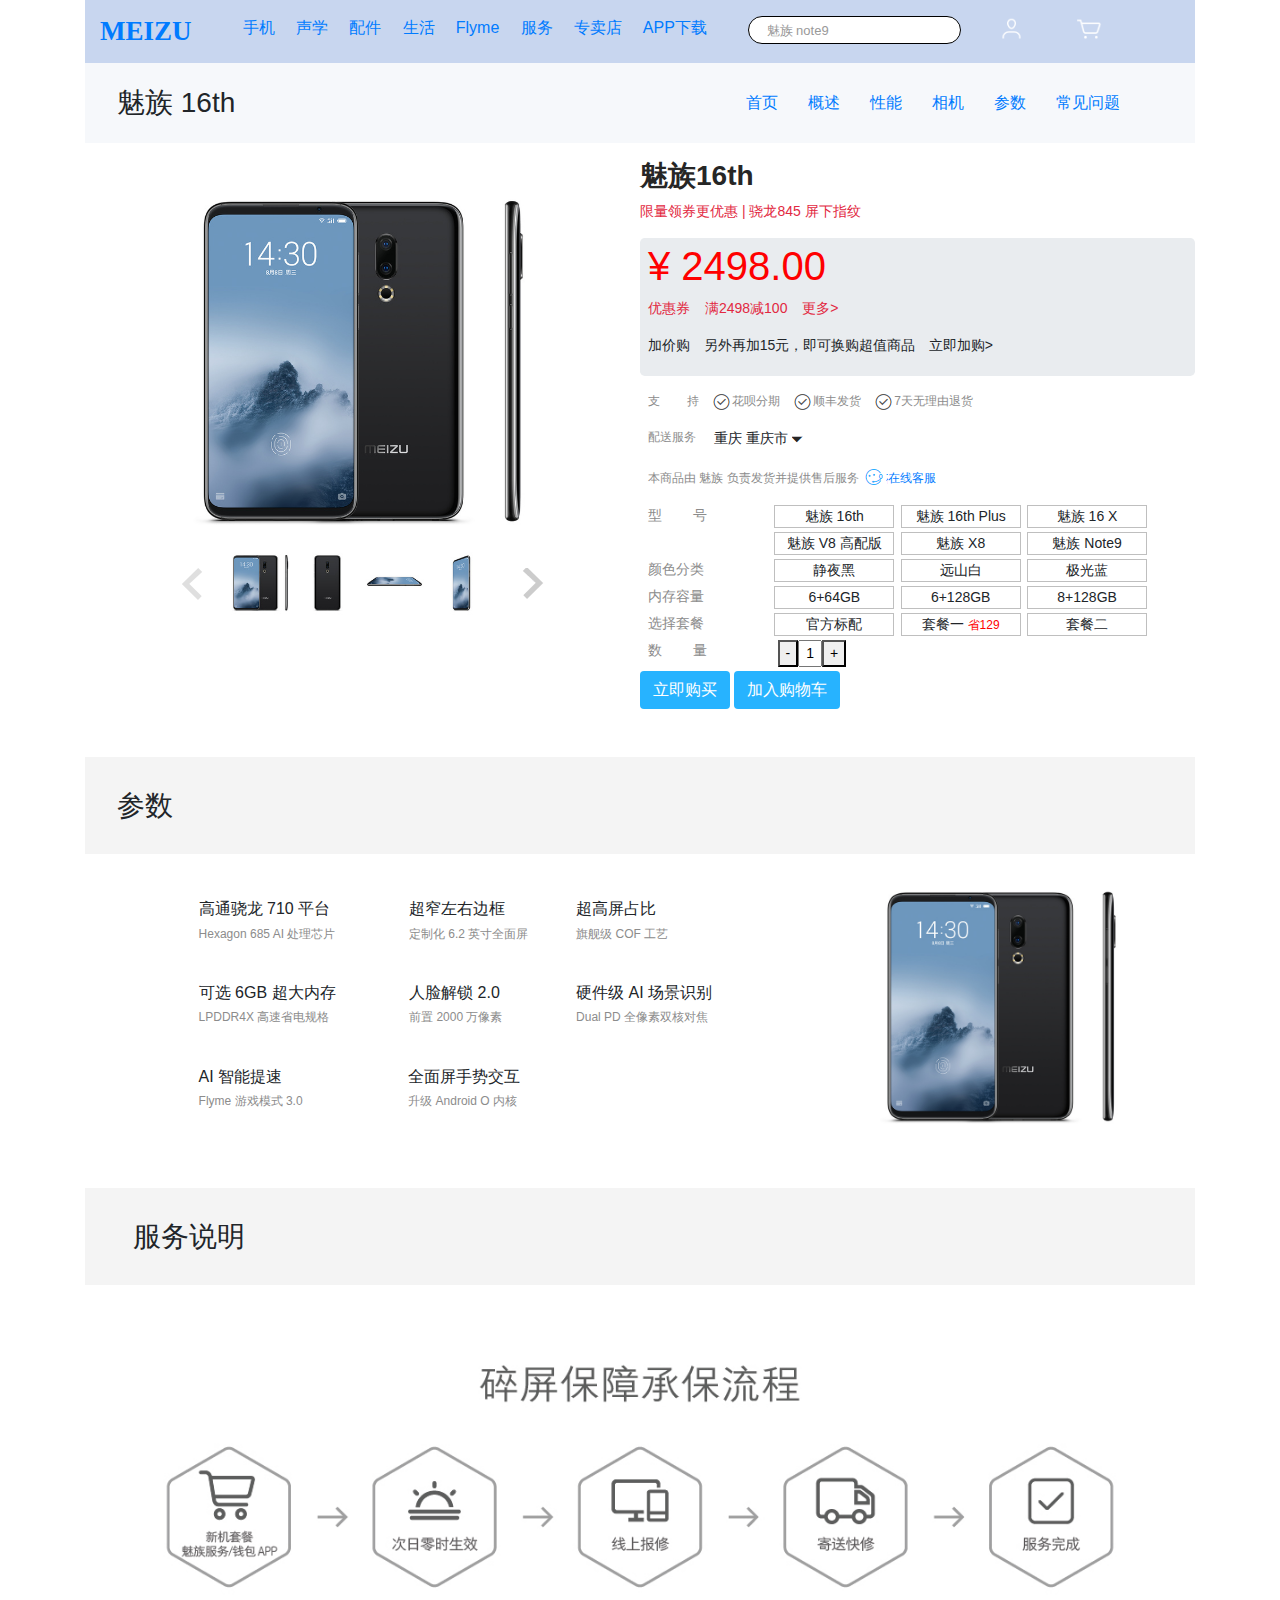
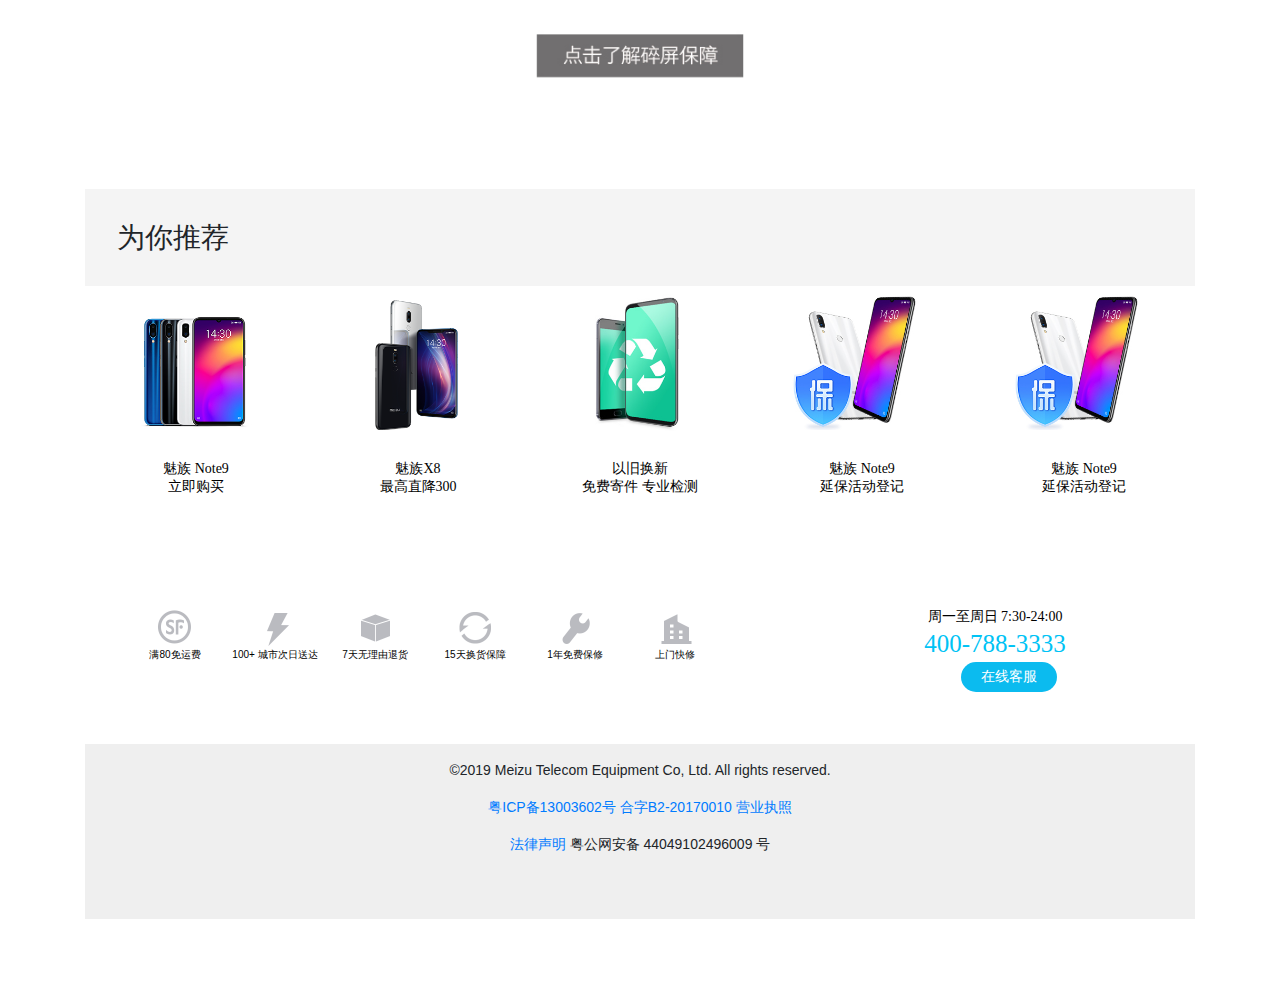
<file: public/details.html>
<!DOCTYPE html>
<html lang="en">
<head>
    <meta charset="UTF-8">
    <meta name="viewport" content="width=device-width, initial-scale=1.0">
    <meta http-equiv="X-UA-Compatible" content="ie=edge">
    <title>商品详情</title>
    <link rel="icon" href="img/logo/logo.ico">
    <link rel="stylesheet" href="css/header.css"/>
    <link rel="stylesheet" href="css/bootstrap.css"/>
    <style>
        .container{
            width: 1140px;
            margin: 0 auto;
        }
        header iframe{
            width:100%;
            height: 3rem;
        }
        footer iframe{
            width: 100%;
            height: 29rem;
        }
        ul{
            list-style: none;
        }
        a{
            text-decoration: none;
        }
        .dt_title{
            width: 100%;
            height: 80px;
            background: #f6f8fb;
        }
        .dt_title h3{
            float: left;
            margin-left: 2rem;
            line-height: 80px;
        }
        .dt_title ul{
            float:left;
            display: flex;
            width: 40%;
            line-height: 80px;
            font-size: 16px;
            margin-left: 28.5rem;
            justify-content: space-around;
        }
        .buy_img{
            float: left;
            width: 50%;
            text-align: center;
        }
        .buy_img>img{
            width: 70%;
        }
        .buy_img .sm_img{
            width:2rem;
            height: 2.5rem;
            margin-top:-1rem;
        }
        .buy_img .dt_ride{
            display: flex;
            justify-content: space-around;
            align-items: center;
            width:70%;
            margin:0 auto;
        }
        .dt_ride img{
            cursor:pointer
        }
        .model{
            float:left;
            width: 50%;
        }
        .model h3{
            color: #262626;
            font-weight: 700;
        }
        /*下面为字体样式*/
        .font_red{
            font-size: 14px;
            color: #e22841;
        }
        .font_sm{
            font-size: 12px;
            color: #8c8c8c;
        }
        #model .discount{
            width: 37%;
        }
        #model .purchased{
            width: 67%;
            font-size: 14px;
        }
        #model .shipments{
            width: 60%;
        }
        #model .service{
            font-size: 12px;
        }
        #model .delivery{
            width: 30%;
        }
        .delivery>li:last-child{
            font-size: 14px;
        }
        .version ul{
            width: 100%;
        }
        .version li{
            border: 1px solid;
            width: 24%;
            text-align: center;
            font-size: 14px;
            border-color:   #BFBFBF;
        }
        .version>ul>li:first-child{
            border: 0px;
            text-align: left;
        }
        #model span{
            font-size:12px;
            color: red;
        }
        #model .count{
            width: 47%;
        }
        #model .count li{
            width: 40%;
            border: 0;
        }
        #model .count input{
            width: 29%;
            text-align: center;
        }
        #model .buy_car button{
            background-color: #27b3ff;
            color: white;
        }
       .buy:after{
           content: "";
           display: block;
           clear: both;
       }
        .particulars h3,.params h3{
            background: #f4f4f4;
            padding: 2rem;
            margin-top: 3rem;
        }
        .recommend img{
            width: 100%;
        }
        .recommend img:hover{
            width:120%;
            transition: all 2s linear;
        }
        .recommend div{
            width:200px;
            height: 166px;
            overflow: hidden;
        }
        .font{
            font:14px "黑体";
            color:black;
            text-align: center;
        }
        /* 参数样式 */
        .pm_list{
            width:70%;
            float:left;
            /*margin-top:2rem;*/
        }
        .pm_list ul{
            margin-top:2rem;
        }
        .pm_list li{
            margin-left: 4.6rem;
        }
        .pm_list ul:first-child li:last-child{
            margin-left: 3rem;
        }
        .pm_list ul:last-child li:nth-child(2){
            margin-left: 6.6rem;
        }
        .pm_list p{
            margin-top: 0.2rem;
            margin-bottom: 0.2rem;
        }
        .params{
            float:left
        }
        .clear{
            content:"";
            display: block;
            clear: both;
        }
        .dt_ride>div{
            width:17rem;
            overflow: hidden;
        }
        .dt_ride>div>ul{
            width: 26rem;
            overflow: hidden;
            /*margin-left:-4rem;*/
        }
        .dt_ride>div>ul img{
            width:67.2px;
        }
        .hidden{
            display: none;
        }
        .show{
            display: block
        }
        .red{
            border-color: red !important;
        }
        .version li{
            cursor: pointer;
        }
        [data-click="prev"], [data-click="next"]{
            width:23px;
            height: 54px;
            display: block;
            border:0px;
            margin-bottom: 11px;
        }
        [data-click="prev"]{
            background:white url("img/details/disabled-prev.png") no-repeat;
            background-position:center center;
        }
        [data-click="next"]{
            background:white url("img/details/disable-next.png") no-repeat;
            background-position:center center;
        }
    </style>
</head>
<body>
    <div class="container">
        <header  id="header" class="row pt-3 m-0 pb-3 position-relative">
            <div class="col-sm-2 col-md-3 col-lg-1">
                <a href="" class="logo">MEIZU</a>
            </div>
            <div class="col-lg-6 bar " data-click="show">
                <ul class="d-flex justify-content-around">
                    <li><a href="#phone">手机</a></li>
                    <li><a href="#Headset">声学</a></li>
                    <li><a href="#parts">配件</a></li>
                    <li><a href="#life">生活</a></li>
                    <li><a href="#flyme">Flyme</a></li>
                    <li><a href="#footer">服务</a></li>
                    <li><a href="">专卖店</a></li>
                    <li><a href="">APP下载</a></li>
                </ul>
            </div>
            <div class="col-sm-5 col-md-5 col-lg-2">
                <input type="text" placeholder="魅族 note9">
            </div>
            <div class="col-sm-5 col-md-4 col-lg-3">
                <ul class="d-flex justify-content-around">
                    <li class="position-relative">
                        <a href="">
                            <img src="img/header/icon-user-white@2x_e5c6494.png" alt="" data-log="user">
                        </a>
                        <ul class="position-absolute" data-log="login">
                            <li class="first"><a href="http://localhost:3000/login.html">立即登录</a></li>
                            <li class="second"><a href="http://localhost:3000/reg.html">立即注册</a></li>
                            <Li class="hidden"><a href="">修改资料</a></Li>
                            <li><a href="">我的订单</a></li>
                            <li><a href="">M码通道</a></li>
                            <li data-click="lgout" class="hidden">注销</li>
                        </ul>
                    </li>

                    <li>
                        <a href=""><img src="img/header/shopping-cart-white@2x_bdcf50b.png" alt=""></a>
                    </li>
                    <li>
                        <img src="img/header/按钮.png" alt="" data-click="btn"/>
                    </li>
                </ul>
            </div>
        </header>
        <!-- 配置选择 -->
        <section>
            <div class="dt_title">
                <h3>魅族 16th</h3>
                <ul>
                    <li><a href="">首页</a></li>
                    <li><a href="http://localhost:3000/overview.html">概述</a></li>
                    <li><a href="">性能</a></li>
                    <li><a href="">相机</a></li>
                    <li><a href="">参数</a></li>
                    <li><a href="">常见问题</a></li>
                </ul>
            </div>
            <div class="buy">
                <div></div>
                <div class="buy_img">
                    <img src="img/params-lg/16th_big.jpg" alt="" data-click="img_lg"/>
                    <div class="dt_ride">
                        <button data-click="prev"></button>
                        <div>
                            <ul class="d-flex pl-0">
                                <li><img src="img/params-sm/16th_sm1.jpg" alt=""/></li>
                                <li><img src="img/params-sm/16th_sm2.jpg" alt=""/></li>
                                <li><img src="img/params-sm/16th_sm4.jpg" alt=""/></li>
                                <li><img src="img/params-sm/16th_sm3.jpg" alt=""/></li>
                                <li><img src="img/params-sm/16th_sm3.jpg" alt=""/></li>
                            </ul>
                        </div>
                        <button data-click="next"></button>
                    </div>
                </div>
                <div class="model" id="model">
                    <h3>魅族16th</h3>
                    <p class="font_red">限量领券更优惠 | 骁龙845 屏下指纹</p>
                    <div class="jumbotron w-100 pt-1 pl-2 pb-1 mb-3">
                        <h1 style="color: red;">¥ 2498.00</h1>
                        <ul class="d-flex p-0 justify-content-between discount">
                            <li class="font_red">优惠券</li>
                            <li class="font_red">满2498减100</li>
                            <li class="font_red">更多&gt;</li>
                        </ul>
                        <ul class="d-flex p-0 justify-content-between purchased">
                            <li>加价购</li>
                            <li>另外再加15元，即可换购超值商品</li>
                            <li>立即加购&gt;</li>
                        </ul>
                    </div>
                    <ul class="d-flex p-0 justify-content-between pl-2 shipments">
                        <li class="font_sm">支&nbsp;&nbsp;&nbsp;&nbsp;&nbsp;&nbsp;&nbsp;&nbsp;持</li>
                        <li class="font_sm"><img src="img/details/model_true.png" alt=""/>花呗分期</li>
                        <li class="font_sm"><img src="img/details/model_true.png" alt=""/>顺丰发货</li>
                        <li class="font_sm"><img src="img/details/model_true.png" alt=""/>7天无理由退货</li>
                    </ul>
                    <ul class="d-flex p-0 justify-content-between pl-2 delivery">
                        <li class="font_sm">配送服务</li>
                        <li>重庆 重庆市 <img src="img/details/model_down.png" alt=""/></li>
                    </ul>
                    <p class="font_sm pl-2 d-inline-block">本商品由 魅族 负责发货并提供售后服务</p>
                    <p class="d-inline-block"><img src="img/details/model_service.png" alt=""/><a href="" class="service">在线客服</a></p>
                    <div class="version">
                        <ul class="d-flex pl-2 justify-content-between pr-5 mb-1">
                            <li class="font_sm">型&nbsp;&nbsp;&nbsp;&nbsp;&nbsp;&nbsp;&nbsp;&nbsp;号</li>
                            <li>魅族 16th</li>
                            <li>魅族 16th Plus</li>
                            <li>魅族 16 X</li>
                        </ul>
                        <ul  class="d-flex pl-2 justify-content-between pr-5 mb-1">
                            <li></li>
                            <li>魅族 V8 高配版</li>
                            <li>魅族 X8</li>
                            <li>魅族 Note9</li>
                        </ul>
                        <ul  class="d-flex pl-2 justify-content-between pr-5 mb-1">
                            <li class="font_sm">颜色分类</li>
                            <li>静夜黑</li>
                            <li>远山白</li>
                            <li>极光蓝</li>
                        </ul>
                        <ul class="d-flex pl-2 justify-content-between pr-5 mb-1">
                            <li class="font_sm">内存容量</li>
                            <li>6+64GB</li>
                            <li>6+128GB</li>
                            <li>8+128GB</li>
                        </ul>
                        <ul class="d-flex pl-2 justify-content-between pr-5 mb-1">
                            <li class="font_sm">选择套餐</li>
                            <li>官方标配</li>
                            <li>套餐一 <span>省129</span></li>
                            <li>套餐二</li>
                        </ul>
                        <ul class="d-flex pl-2 justify-content-between pr-5 mb-1 count">
                            <li class="font_sm">数&nbsp;&nbsp;&nbsp;&nbsp;&nbsp;&nbsp;&nbsp;&nbsp;量</li>
                            <li>
                                <button data-click="reduce">-</button><input type="text" value="1" readonly /><button data-click="increase">+</button>
                            </li>

                        </ul>
                    </div>
                    <div class="buy_car">
                        <button class="btn">立即购买</button>
                        <button class="btn">加入购物车</button>
                    </div>
                </div>
            </div>
        </section>
        <!-- 参数 -->
        <div class="params">
            <table></table>
            <h3>参数</h3>
            <div class="pm_list">
                <ul class="d-flex">
                    <li>
                        <p>高通骁龙 710 平台</p>
                        <p class="font_sm">Hexagon 685 AI 处理芯片</p>
                    </li>
                    <li>
                        <p>超窄左右边框</p>
                        <p class="font_sm">定制化 6.2 英寸全面屏</p>
                    </li>
                    <li>
                        <p>超高屏占比</p>
                        <p class="font_sm">旗舰级 COF 工艺</p>
                    </li>
                </ul>
                <ul class="d-flex ">
                    <li>
                        <p>可选 6GB 超大内存</p>
                        <p class="font_sm">LPDDR4X 高速省电规格</p>
                    </li>
                    <li>
                        <p>人脸解锁 2.0</p>
                        <p class="font_sm">前置 2000 万像素</p>
                    </li>
                    <li>
                        <p>硬件级 AI 场景识别</p>
                        <p class="font_sm">Dual PD 全像素双核对焦</p>
                    </li>
                </ul>
                <ul class="d-flex ">
                    <li>
                        <p>AI 智能提速</p>
                        <p class="font_sm">Flyme 游戏模式 3.0</p>
                    </li>
                    <li>
                        <p>全面屏手势交互</p>
                        <p class="font_sm">升级 Android O 内核</p>
                    </li>
                    <li>
                        <p></p>
                        <p class="font_sm"></p>
                    </li>
                </ul>
            </div>
            <img src="img/params-lg/16th_big.jpg" alt="" class="w-25">
        </div>
        <!-- 服务说明 -->
        <div class="clear"></div>
        <div class="particulars">
            <h3 class="pl-5">服务说明</h3>
            <a href=""><img src="img/details/product_safeguard.jpg" alt="" class="w-100"/></a>
            <h3>为你推荐</h3>
            <div class="recommend">
                <ul class="d-flex p-0 justify-content-around">
                    <li><a href="">
                        <div class=""><img src="img/index/floor1_1.jpg" alt=""/></div>
                        <p class="font mb-0">魅族 Note9 </p>
                        <p class="font mb-0 ">立即购买</p>
                    </a></li>
                    <li><a href="">
                        <div><img src="img/index/floor1_2.jpg" alt=""/> </div>
                        <p class="font mb-0">魅族X8 </p>
                        <p class="font mb-0 ">最高直降300</p>
                    </a></li>
                    <li><a href="">
                        <div><img src="img/index/floor1_3.jpg" alt=""/></div>
                        <p class="font mb-0">以旧换新 </p>
                        <p class="font mb-0 ">免费寄件 专业检测</p>
                    </a></li>
                    <li><a href="">
                        <div><img src="img/index/floor1_4.jpg" alt=""/></div>
                        <p class="font mb-0">魅族 Note9 </p>
                        <p class="font mb-0 ">延保活动登记</p>
                    </a></li>
                    <li><a href="">
                        <div><img src="img/index/floor1_4.jpg" alt=""/></div>
                        <p class="font mb-0">魅族 Note9 </p>
                        <p class="font mb-0 ">延保活动登记</p>
                    </a></li>
                </ul>
            </div>
        </div>
        <footer>
            <iframe src="footer.html" frameborder="0" scrolling="0"></iframe>
        </footer>
    </div>
    <script src="js/jquery-3.3.1.min.js"></script>
    <script>
        //    用户登录页面
        $("[data-log=user]").mouseenter(function(){
            $("[data-log=login]").show()
        });
        $("[data-log=login]").mouseleave(function(){
            $("[data-log=login]").hide()
        });
//        选中参数后，边框变红
        $(".version li").click(function(){
            console.log($(this));
            $(".version li").removeClass("red");
            $(this).addClass("red")
        });
//        修改购买商品数量 pn
        var pn=1;
        $("[data-click=increase]").click(function(){
            pn++;
            console.log(pn)
            $(".version input").val(pn);
        });
            $("[data-click=reduce]").click(function(){
                if(pn>0){
                    pn--;
                    $(".version input").val(pn);
                }
            });
            //        修改商品大图,pid为传入的id值
            var pid=location.search;
            var id=pid.split("=")[1];
            var url="http://localhost:3000/product/pid";
            var data="pid="+id;
            $.ajax({url:url,data:data,type:"get"}).then(function(result){
                console.log(result);
                var img_lg=result[0].img_lg;
                var title=result[0].title;
                var title_desc=result[0].title_desc;
                var price=result[0].price;
                var price_desc=result[0].price_desc;
                var discount=result[0].discount;
//            修改大图
                $("[data-click=img_lg]").attr("src",img_lg);
                //            删除小图，
                $(".dt_ride>div>ul>li").remove();
                var img_sm=result[0].img_sm.split(",");
                for(var i of img_sm){
                    var li="<li><img src="+`"${i}"`+"/></li>";
//                修改小图
                    $(".dt_ride>div>ul").append(li)
                }
//            修改商品名字
                $(".dt_title h3").html(title);
                $(".model h3").html(title);
//            修改商品价格
                $(".model h1").html(`￥${price}`);
//              修改商品描述
                $(".model h3+p").html(title_desc);
//            修改优惠券
                $(".discount>li").remove();
                if(discount!=null){
                    var discount=result[0].discount.split(",");
                    for(var j of discount){
                        var li="<li class='font_red'>"+j+"</li>";
                        $(".discount").append(li)
                    }
                }
//            价格描述
                $(".purchased>li:nth-child(2)").html(price_desc);
                //        点击小图片，显示大图片
                $(".dt_ride>div img").click(function(){
                    var src=$(this).attr("src");
                    $("[data-click=img_lg]").attr("src",src)
                })
                //        小图片点击移动 暂时有bug
                var a=$(".dt_ride>div>ul>li").length;
                var prev=$("[data-click=prev]");
                var next=$("[data-click=next]");
                console.log(a)
                var n=0;
                if(a>4){
                    prev.click(function(){
                        n++;
                        if(n+4<=a){
                            $(".dt_ride>div>ul").css("margin-left",`${-4.2*n}rem`);
                        }else{
                            $(this).attr("disabled",true)
                            n-=1
                        }
                        console.log(n)
                    })
                }
                next.click(function(){
                    prev.attr("disabled",false)
                    var b=$(".dt_ride>div>ul").css("margin-left");
                    var c= b.split("p")[0];
                    if(c<0){
                        n--;
                        $(".dt_ride>div>ul").css("margin-left",`${-4.2*n}rem`);
                    }
                })

            });
    </script>
</body>
</html>
</file>
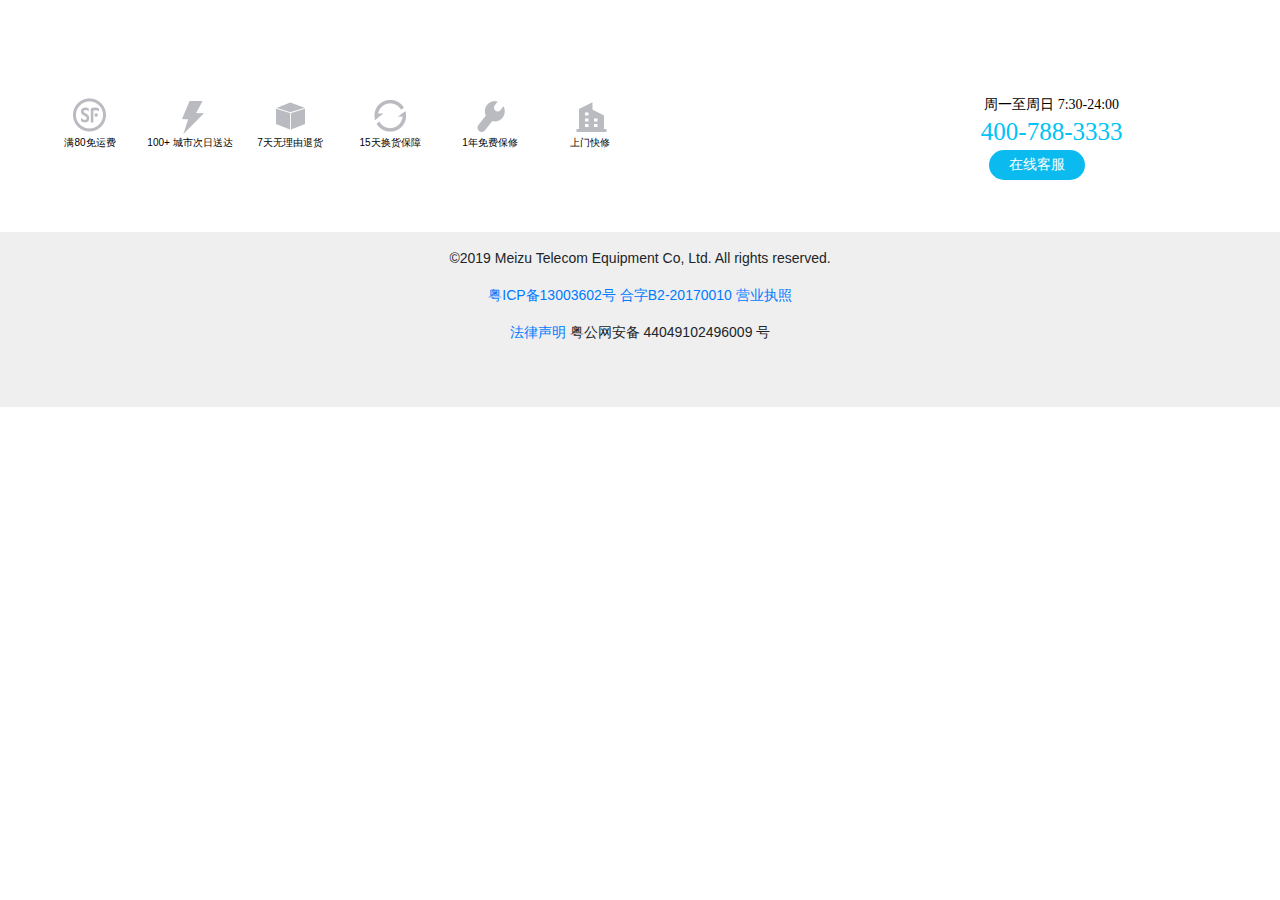
<file: public/footer.html>
<!DOCTYPE html>
<html lang="en">
<head>
    <meta charset="UTF-8">
    <meta name="viewport" content="width=device-width, initial-scale=1.0">
    <meta http-equiv="X-UA-Compatible" content="ie=edge">
    <title>Document</title>
    <link rel="stylesheet" href="css/footer.css">
    <link rel="stylesheet" href="css/bootstrap.css">
</head>
<body>
    <footer class="pb-5" id="footer">
        <div class="row w-100">
            <div class="col-sm-8 col-md-8">
                <ul class="d-flex">
                    <li class="sound_b">
                        <img src="img/footer/f_1.png" class="w-50" alt=""/>
                        <p class=" font_ls">满80免运费</p>
                    </li>
                    <li class="sound_b">
                        <img src="img/footer/f_2.png" class="w-50" alt=""/>
                        <p class=" font_ls">100+ 城市次日送达</p>
                    </li>
                    <li class="sound_b">
                        <img src="img/footer/f_3.png" class="w-50" alt=""/>
                        <p class=" font_ls">7天无理由退货</p>
                    </li>
                    <li class="sound_b">
                        <img src="img/footer/f_4.png" class="w-50" alt=""/>
                        <p class=" font_ls">15天换货保障</p>
                    </li>
                    <li class="sound_b">
                        <img src="img/footer/f_5.png" class="w-50" alt=""/>
                        <p class=" font_ls">1年免费保修</p>
                    </li>
                    <li class="sound_b">
                        <img src="img/footer/f_6.png" class="w-50" alt=""/>
                        <p class=" font_ls">上门快修</p>
                    </li>
                </ul>
            </div>
            <div class="col-sm-4 col-md-4 font">
                <p style="font-size: 14px" class="mb-1">周一至周日 7:30-24:00</p>
                <p class="tel mb-1">400-788-3333</p>
                <a href=""><span class="service mb-1">在线客服</span></a>
            </div>
        </div>
        <div class="text-center mt-5 pt-3 pb-5" id="footer_f">
            <p>©2019 Meizu Telecom Equipment Co, Ltd. All rights reserved.</p>
            <p><a href="http://www.miitbeian.gov.cn/">粤ICP备13003602号</a>
                <a href="//www3.res.meizu.com/static/cn/_partial/footer/images/icp2_fb8db74.jpg" >合字B2-20170010 </a>
                <a href="//www3.res.meizu.com/static/cn/_partial/footer/images/com_licence_b00fe42.jpg">营业执照</a>
            </p>
            <p>
                <a href="https://www.meizu.com/legal.html">法律声明</a>
                <span class="footer-info-record">粤公网安备 44049102496009 号</span>
            </p>
        </div>
    </footer>
</body>
</html>
</file>
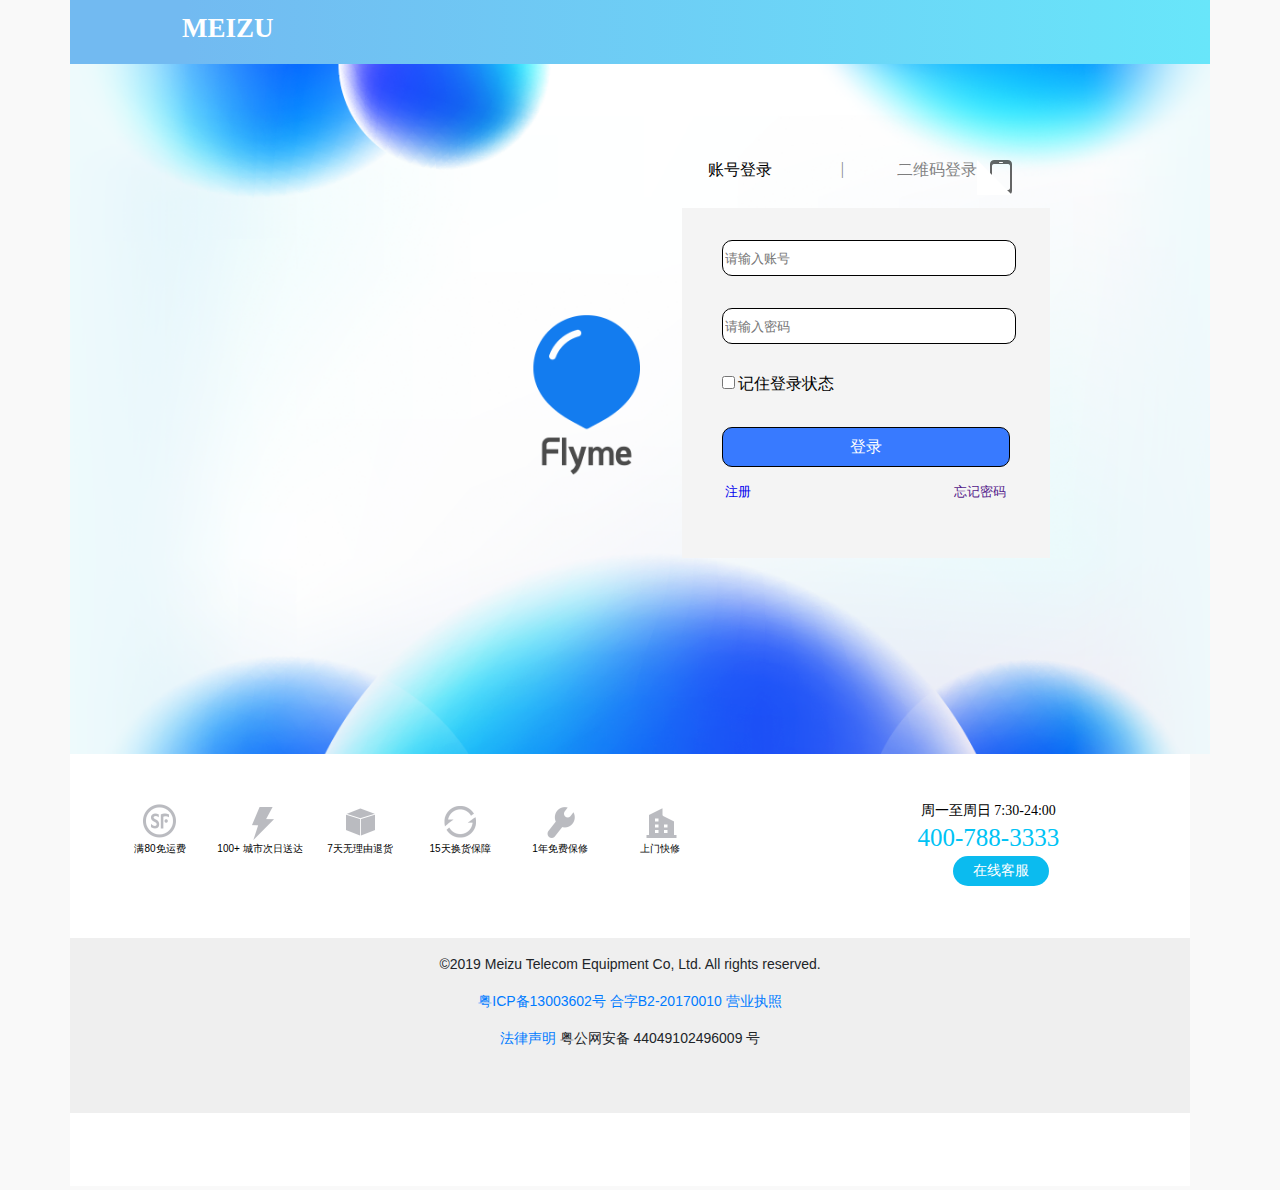
<file: public/login.html>
<!DOCTYPE html>
<html lang="en">
<head>
    <meta charset="UTF-8">
    <meta name="viewport" content="width=device-width, initial-scale=1.0">
    <meta http-equiv="X-UA-Compatible" content="ie=edge">
    <link rel="icon" href="img/logo/logo.ico">
    <title>Flyme 账号登录_注册</title>
    <style>
        body{
            background: #f9f9f9;
            margin:0
        }
        .container{
            width: 1140px;
            margin: 0 auto;
        }
        .logo{
            font: bold 27px "Georgia";
            margin-left: 7rem;
            color: white
        }
        a{
            text-decoration:none;
        }
        #header{
            width: 100%;
            height: 4rem;
            line-height: 4rem;
            background-image: linear-gradient(to right,#72baf1 10%,#68e6fa 100%)
        }
        #content{
            width: 100%;
            height: 47rem;
            background: url(img/login/banner.png) no-repeat;
            background-size:  100%;
            position: relative;
        }
        .nav{
            margin-left: 32rem;
            margin-top:6rem;
        }
        .lg_list{
            width: 368px;
            height: 350px;
            position: absolute;
            top:9rem;
            right: 10rem;
            background: #f4f4f4
        }
        .lg_list>img{
            margin-left: 20.9rem;
        }
        .title{
            margin:0 20%;
            float: left;
            cursor: pointer;
        }
        .title~p{
            margin: 0;
            float: left;
            opacity: 0.5;
            cursor: pointer;
        }
        .title+p{
            margin: 0 -9%;
        }
        input,button{
            margin-top: 2rem;
            margin-left: 2.5rem;
        }
        [type="text"],[type="password"], button{
            width: 18rem;
            height: 2rem;
            border: 0.5px solid black;
            border-radius: 10px;
        }
        button{
            color: white;
            font-size: 1rem;
            height: 2.5rem;
            background: #387aff;
            cursor: pointer;
        }
        span{
            display: inline-block;
            font-size: 13px;
            margin:1rem 2.7rem;
        }
        span:last-child{
            margin-left: 9.7rem;
        }
        iframe{
            margin-top:-110px;
            width:70rem;
            height: 30rem;
        }
        .hidden{
            display: none;
        }
        .show{
            display: block
        }
        #wc{
            position: absolute;
            left: 41rem;
            top:9rem;
        }
        #wc p{
            font-size: 15px;
            color: #999;
            margin-top:5px;
            margin-bottom:5px;
        }
    </style>
</head>
<body>
    <div class="container">
        <div id="header">
            <a href="" class="logo">MEIZU</a>
        </div>
        <div id="content">
            <table></table>
            <div class="nav">
                <img src="img/login/phone.png" data-p="phone" alt="">
                <p class="title">账号登录</p>
                <p>|</p>
                <p data-code="login">二维码登录</p>
            </div>
            <div class="lg_list show">
                <input type="text" name="uname" placeholder="请输入账号"><br>
                <input type="password" name="upwd" placeholder="请输入密码"><br>
                <input type="checkbox">记住登录状态 <br>
                <button>登录</button> <br>
                <span><a href="http://localhost:3000/reg.html">注册</a></span>
                <span><a href="">忘记密码 </a></span>               
            </div>
            <div id="wc" class="hidden" >
                <img src="img/login/微信登录.png" alt="" />
                <p>请使用账号中心右上角或最新的Flyme</p>
                <p>系统相机扫码功能，扫码登录</p>
            </div>
        </div>
        <iframe src="footer.html" frameborder="0" scrolling="0"></iframe>
    </div>
    <script src="js/jquery-3.3.1.min.js"></script>
    <script>
    //  二维码登录事件-->
        $("[data-code=login]").click(function(){
            var img=$("#wc");
            img.addClass("show");
            if($(".lg_list").hasClass("show")){
                $(".lg_list").removeClass("show").addClass("hidden")
            }
        });
       $(".title").click(function(){
           $("#wc").removeClass("show");
           $(".lg_list").addClass("show")
       });
        //账号登录
        var uname=document.querySelector("[name=uname]").value;
        var upwd=document.querySelector("[name=upwd]").value;
        $("button").click(function(){
            var uname=document.querySelector("[name=uname]").value;
            var upwd=document.querySelector("[name=upwd]").value;
            var url="http://localhost:3000/user/login";
           // var data={uname:uname,upwd:upwd};
            var data="uname="+uname+"&upwd="+upwd;
            $.ajax({url:url,data:data,type:"post"}).then(function(res){
                console.log(res)
                if(res=="登录成功"){
                    // 存储sessionStorage对象，修改头像
                    sessionStorage.setItem("uname",uname);
                    sessionStorage.setItem("upwd",upwd);
                    location.href="http://localhost:3000/index.html";
                }else{
                    alert(res)
                }
            })
        });
        // web storage
    </script>
</body>
</html>
</file>
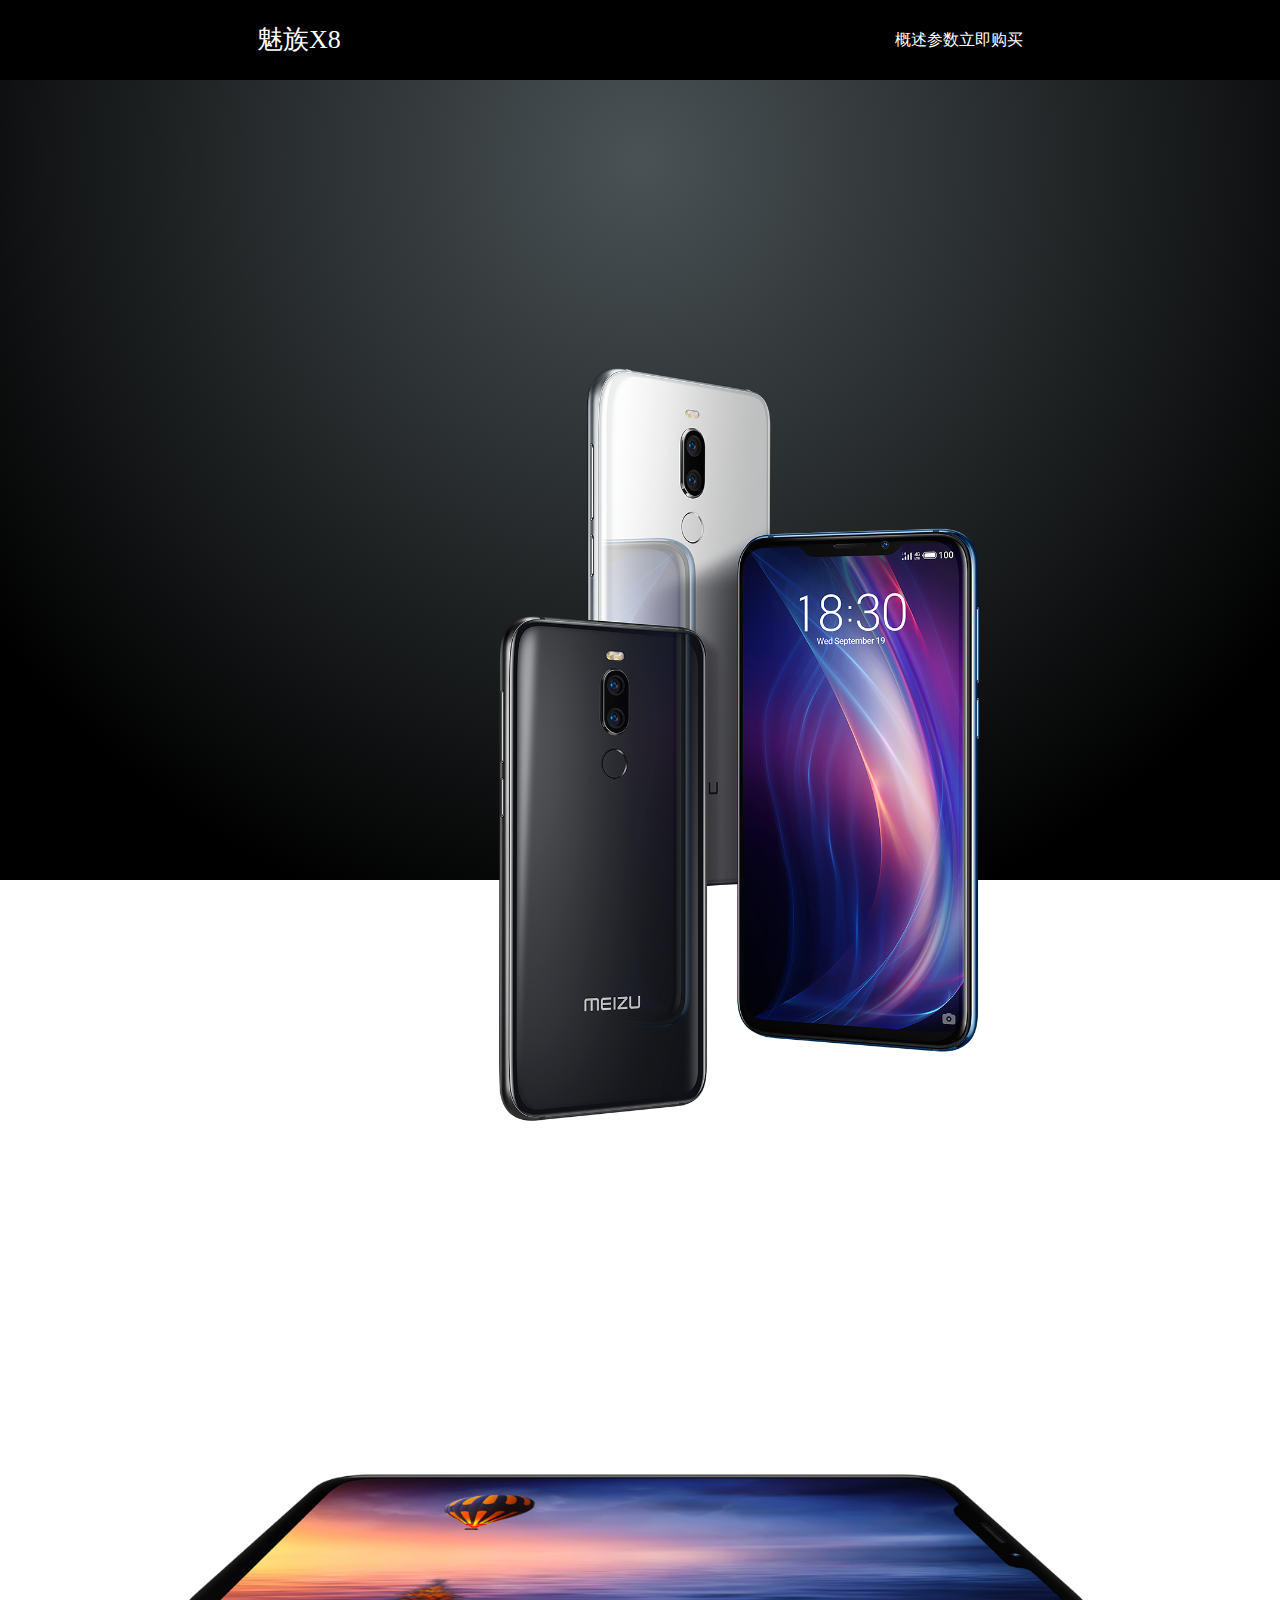
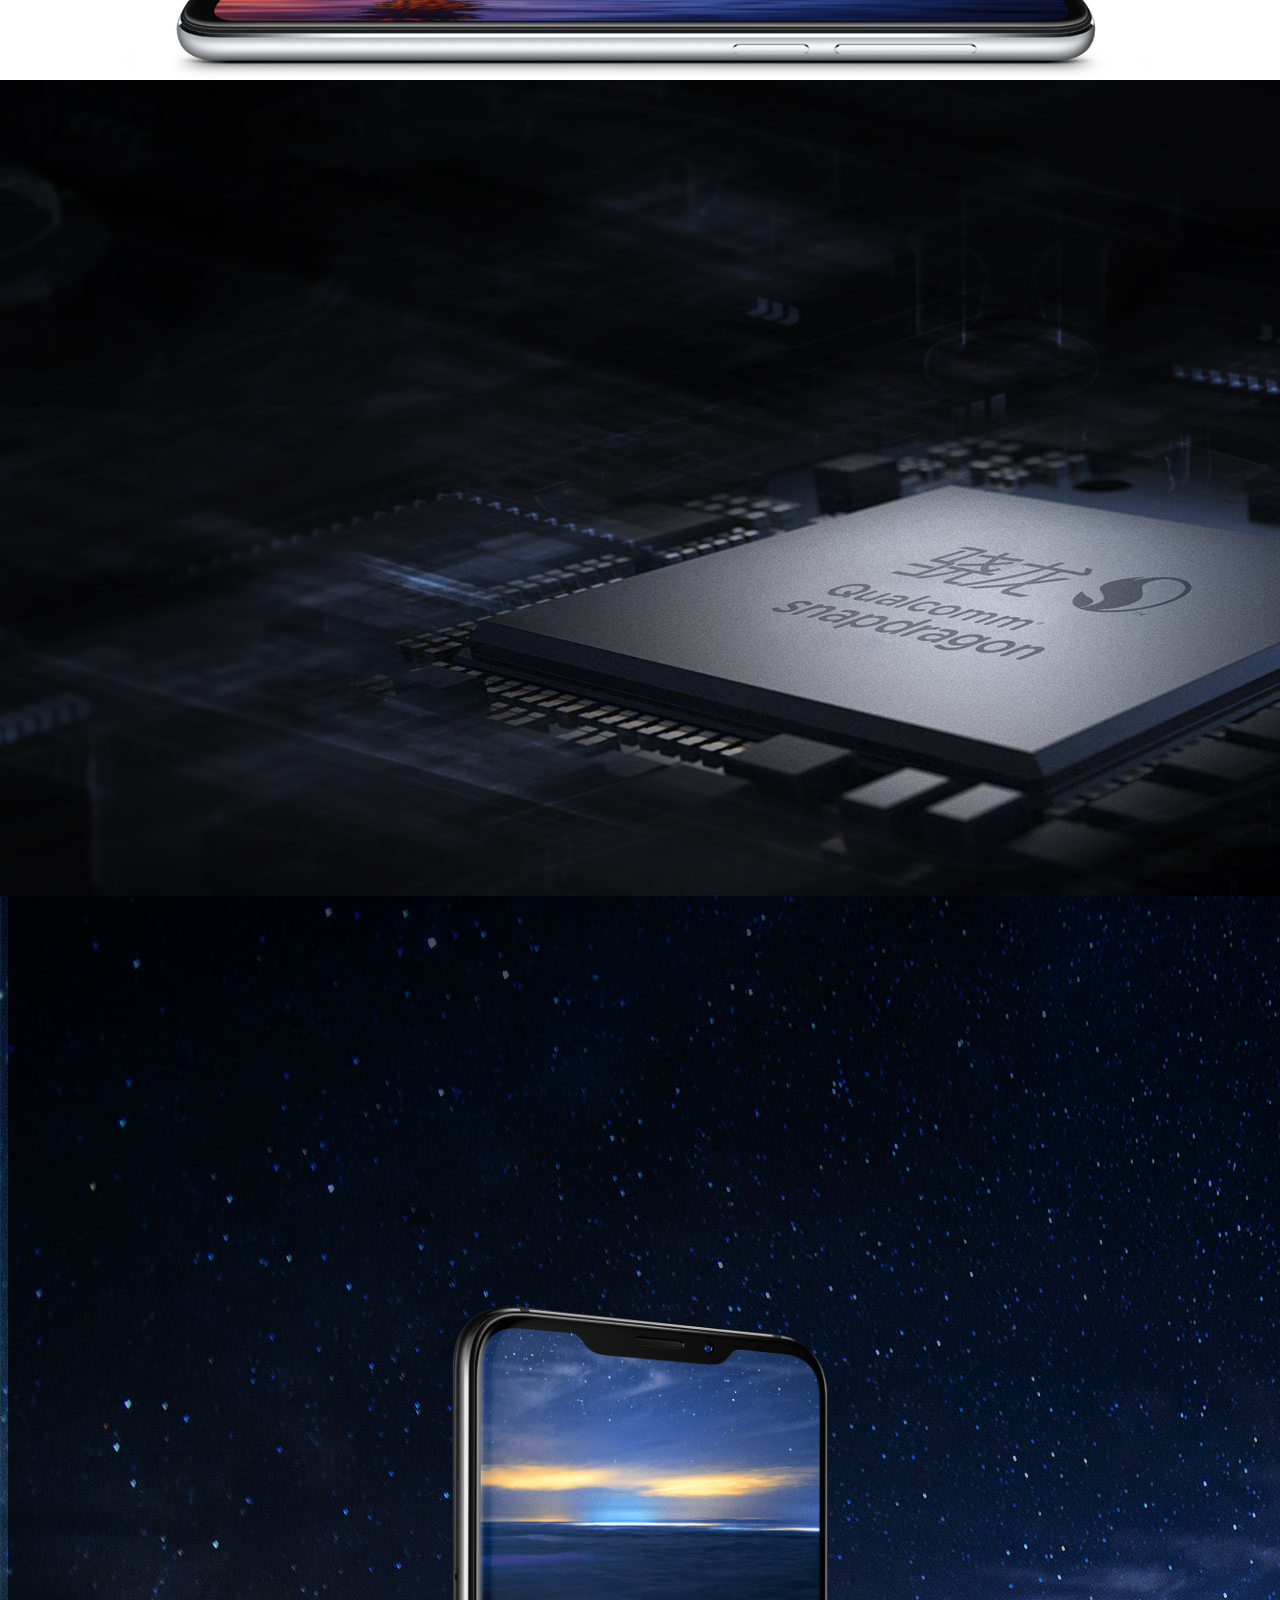
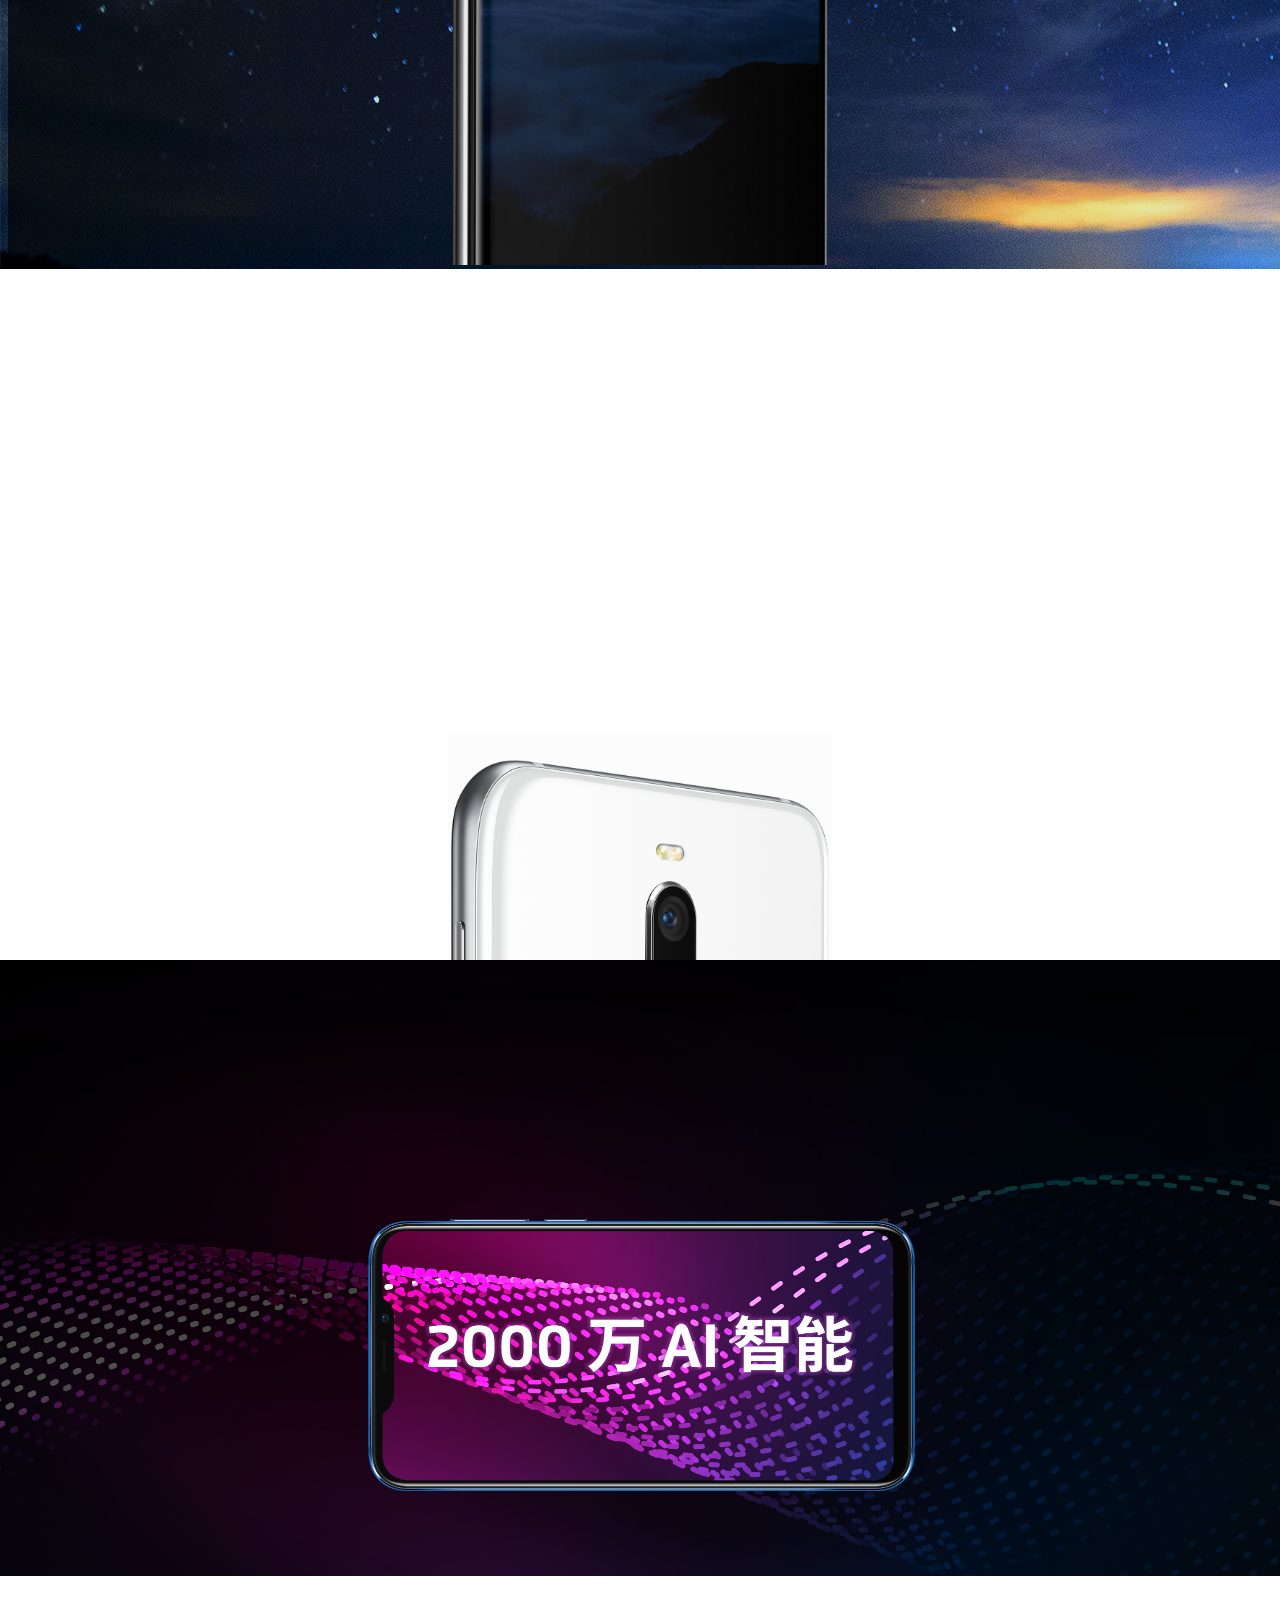
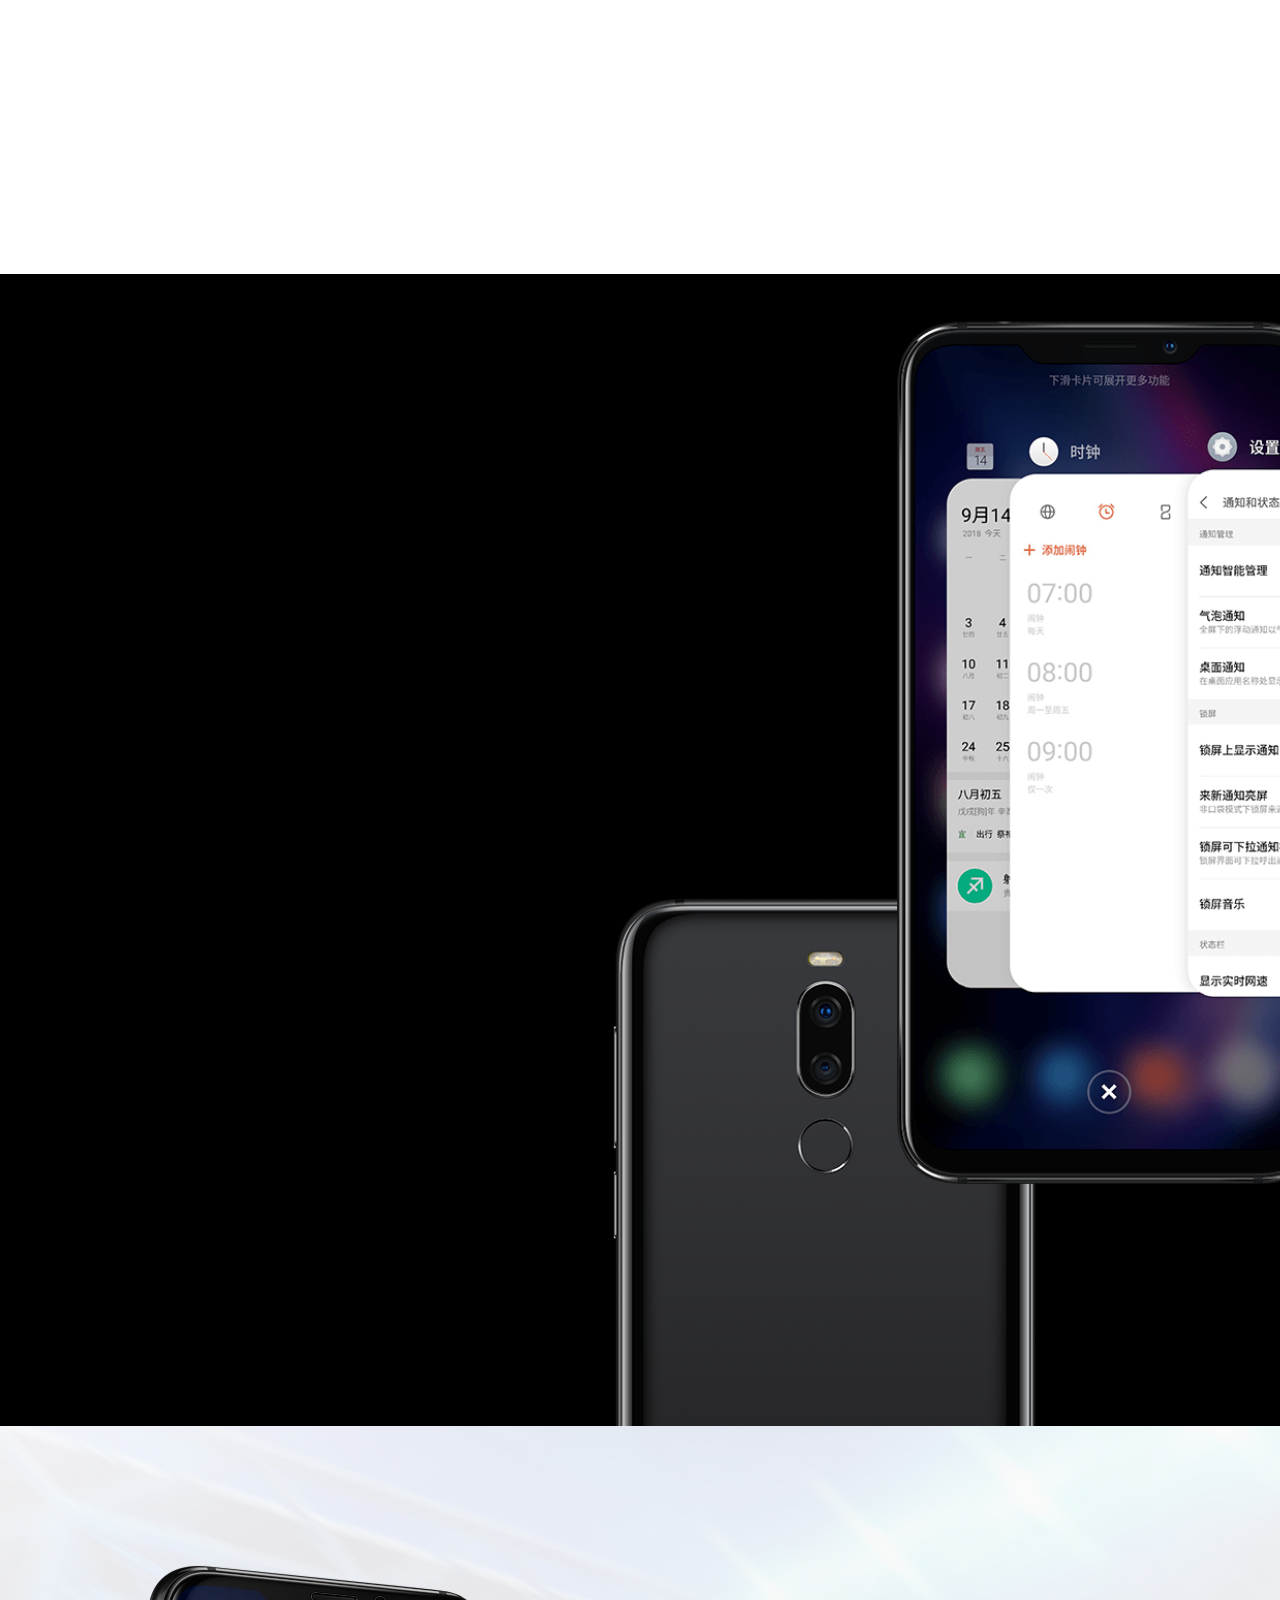
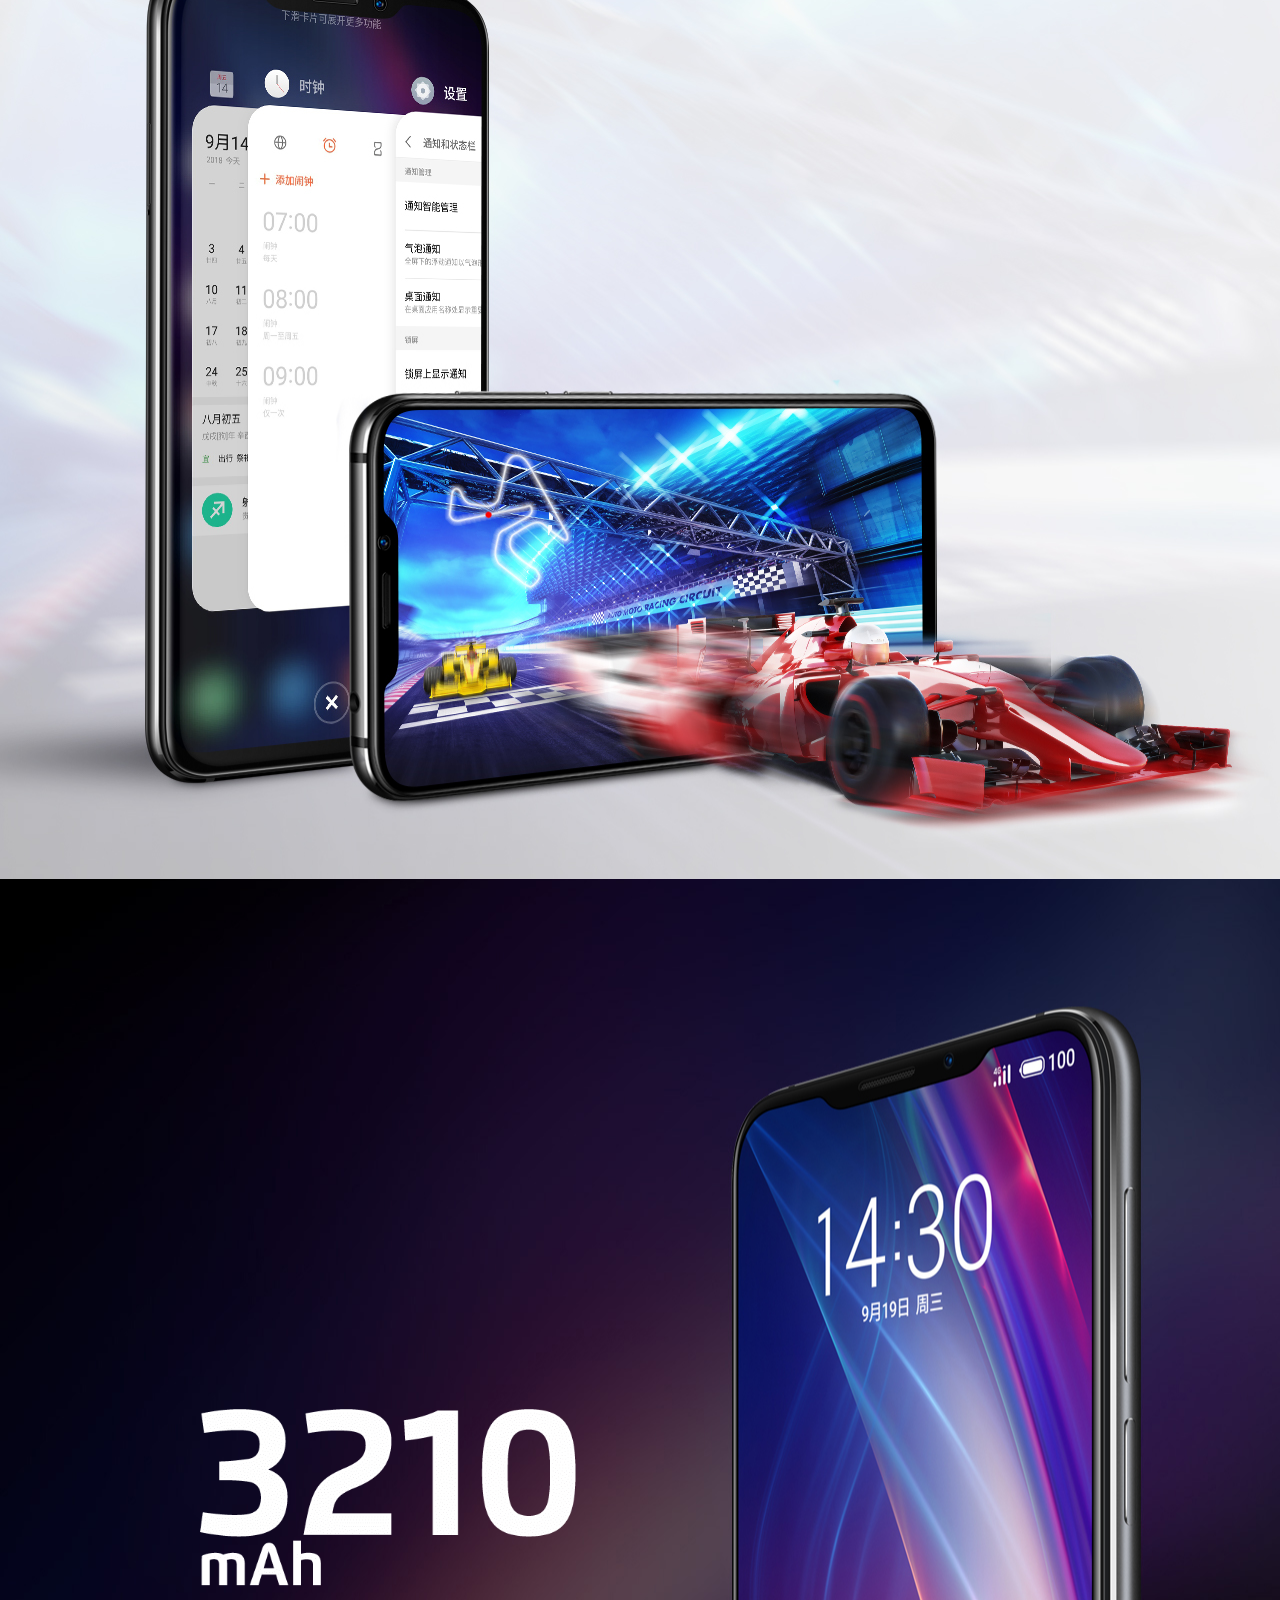
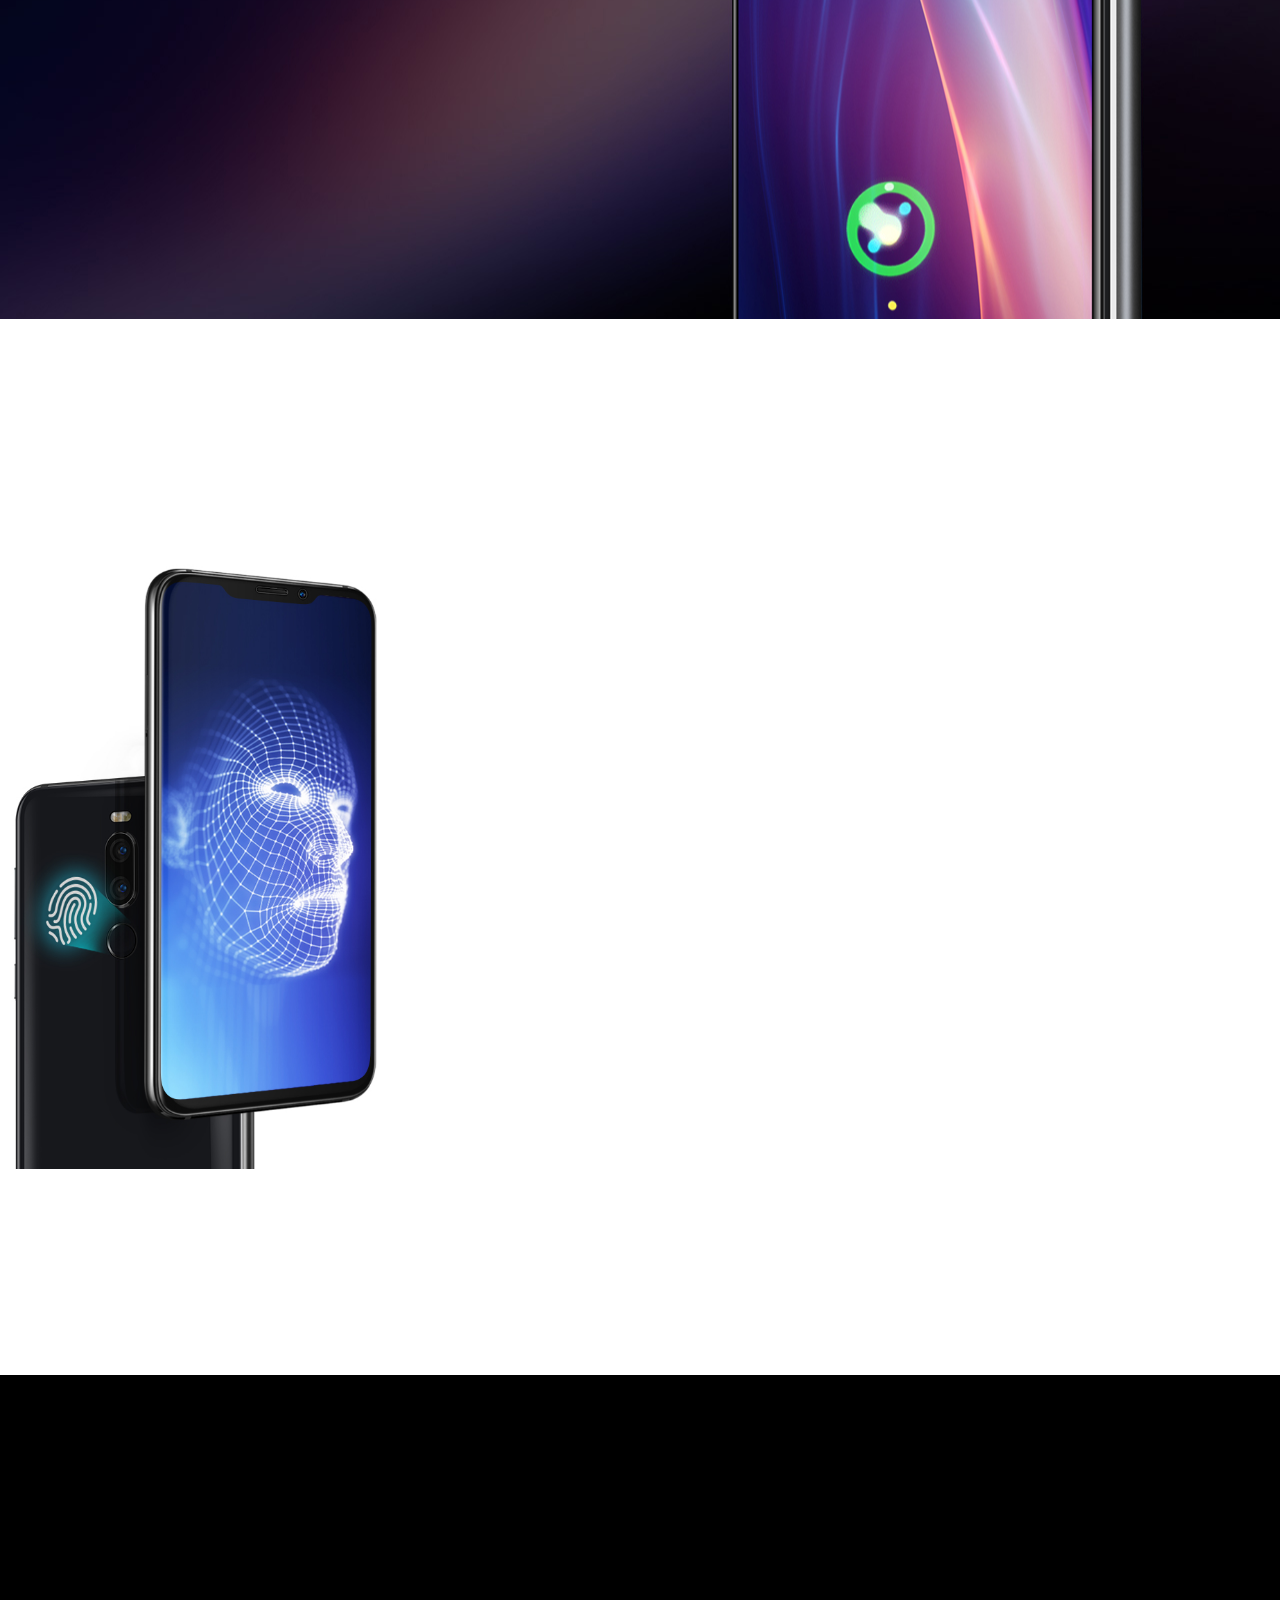
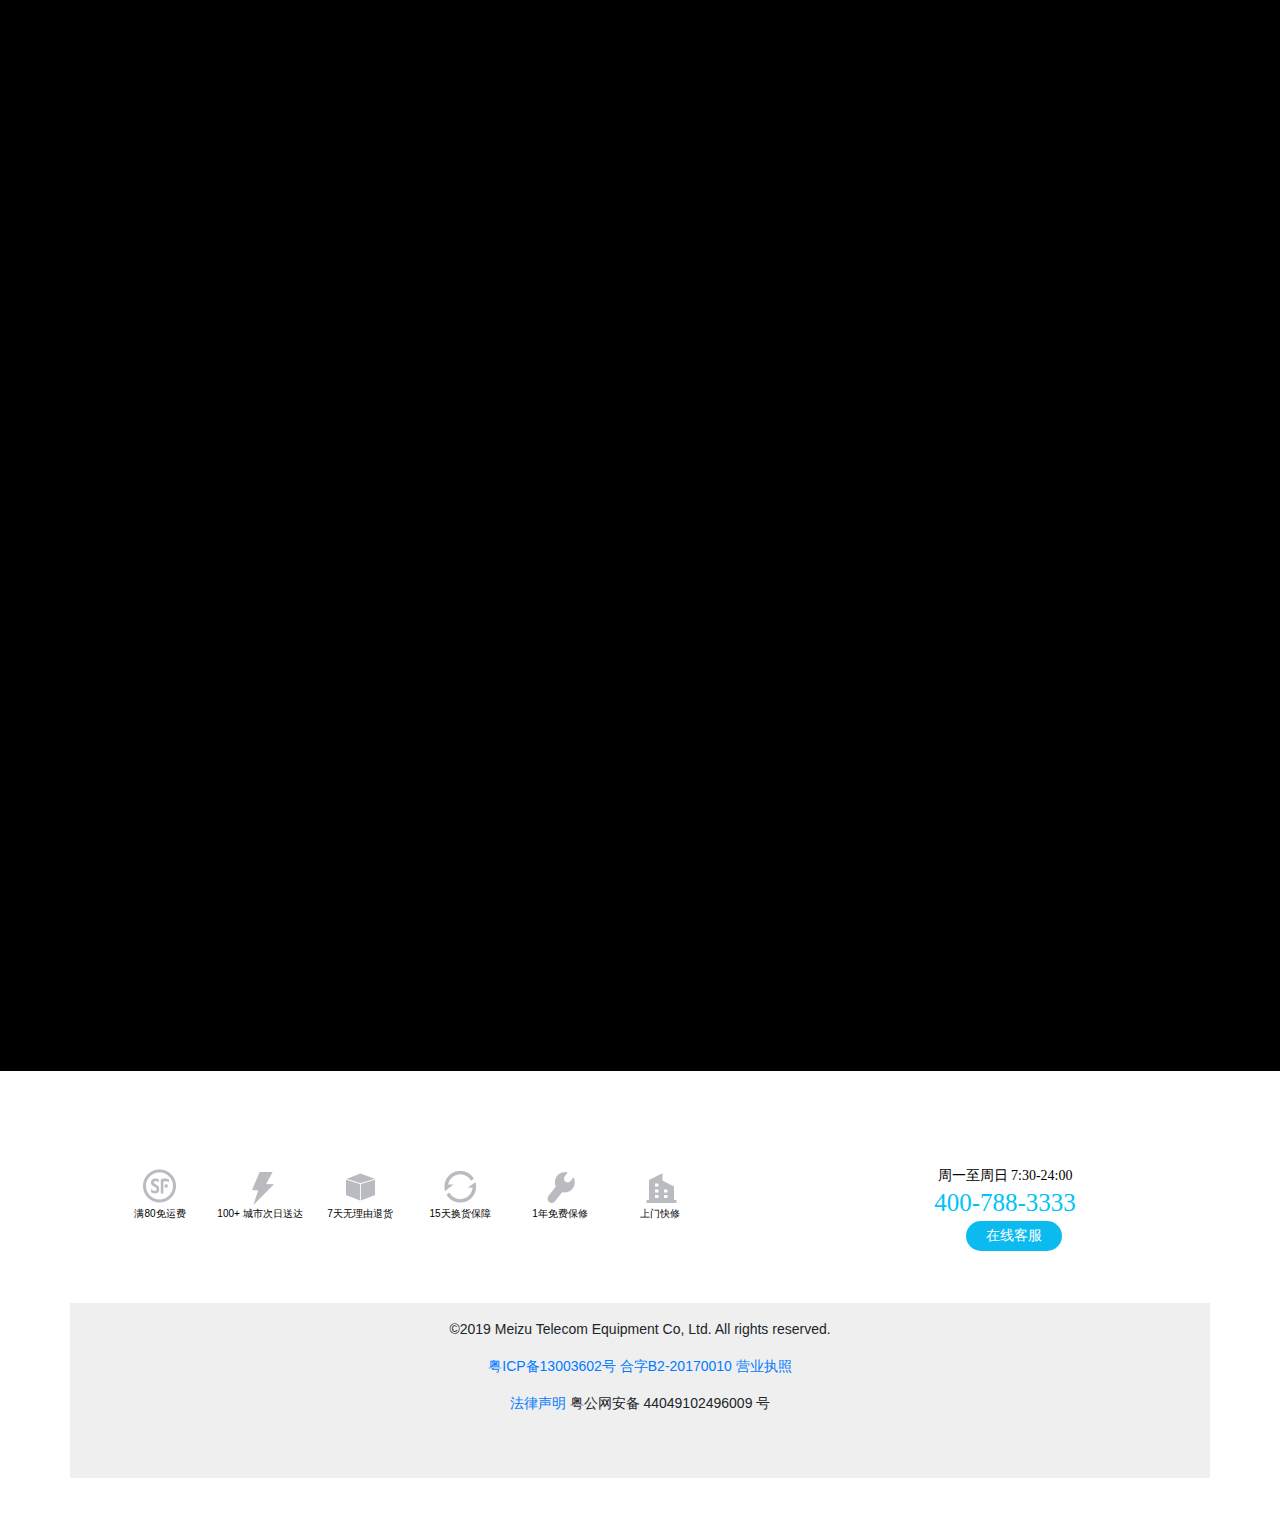
<file: public/overview.html>
<!DOCTYPE html>
<html>
<head lang="en">
    <meta charset="UTF-8">
    <title>商品概述</title>
    <link rel="icon" href="img/logo/logo.ico">
    <style>
        body{
            margin:0
        }
        .container{
            text-align: center;
        }
        img{
            width: 30%;
            margin-top: 3rem;
        }
        ul{
            list-style: none;
        }
        .header{
            background: black;
            color: white;
        }
        .header{
            height: 5rem;
            display: flex;
            justify-content: space-around;
        }
        .header p{
            font-size: 26px;
            line-height: 5rem;
            margin:0;
        }
        .header ul{
            display: flex;
            justify-content: space-around;
            width: 10%;
            line-height: 5rem;
            margin: 0;
        }
        .font_big{
            font-size: 40px;
        }
        .d1{
            background-image: radial-gradient(800px at 50% 10%,#4a5255,#000);
            color: white;
            position: relative;
            height: 50rem;
        }
        .d1 h2{
            margin-top: 0;
            padding-top: 4rem;
            font-size: 48px;
            margin-bottom: 0.2rem;
        }
        .d1 h1{
            font-size: 58px;
            margin-top: 0.2rem;
        }
        .imgd1{
            position: absolute;
            left: 39%;
            top:30%;
            width: 30rem;
        }
        .img_1{
            position: absolute;
            width: 30rem;
            left: 39%;
            top:23%;
            transition: all linear 2s;
        }
        .d2{
            height: 50rem;
            overflow: hidden;
        }
        .d2 h2{
            padding-top: 14rem;
        }
        .d2 span{
            font-size: 16px;
            display: block;
        }
        .imgd2{
            margin-top: 9rem;
            width:67rem;
        }
        .img_2{
            margin-top: 6rem;
            width:67rem;
            transition: all linear 2s;
        }
        .d3{
            color: white;
            background: url("img/details/section-3.jpg") no-repeat;
            background-size: cover;
            height: 51rem;
        }
        .d3 h2{
            padding-top: 5rem;
        }
        .d4{
            color: white;
            background: url("img/details/section-4-bg_b11fd62.jpg") no-repeat;
        }
        .d4 h3{
            padding-top: 5rem;
        }
        .md_0{
            margin-bottom: 0 !important;
        }
       .d4 .pading_0{
           padding-top: 0rem !important;
           margin-top:1rem;
       }
       .d5{
           position: relative;
           height: 43.2rem;
           overflow: hidden;
       }
       .imgd5{
           position: relative;
           top:6rem;
       }
       .img_5{
           position: relative;
           transition: all linear 2s;
           top:-1rem;
       }
        .d6{
            background: url("img/details/section-6.jpg") no-repeat;
            background-size: 100%;
            height: 57.1rem;
            color: white;
        }
        .d6h2{
            margin-top: 9rem;
        }
        .d7{
            background: black;
            color: white;
            position: relative;
            height: 72rem   ;
            overflow: hidden;
        }
        .d7 h2{
            width:75rem ;
        }
        .d7h2{
            margin-top: 17rem;
        }
        .d7 div{
            width: 29rem;
           margin-left: 23rem;
        }
        .img1d7{
            position: absolute;
            width: 27rem;
            left: 38rem;
            top: 19rem;
        }
        .img1_7{
            position: absolute;
            width: 27rem;
            left: 38rem;
            top: 13rem;
            transition: all linear 2s;
        }
        .img2d7{
            position:absolute ;
            width: 27rem;
            left: 56rem;
            top:-1rem

        }
        .img2_7{
            position:absolute ;
            width: 27rem;
            left: 56rem;
            top:3rem;
            transition: all linear 2s;
        }
        .d8{
            background: url("img/details/section-9.jpg") no-repeat center;
            height: 65.8rem;
        }
        .d8 h2{
            margin-left: 23rem;
        }
        .d8h2{
            margin-top:11rem
        }
        .d8 p{
            width: 35rem;
            margin-left: 59.5rem;
        }
        .d9{
            background: url("img/details/section-10.jpg") no-repeat center;
            height: 65rem;
            color: white;
        }
        .d9 h2{
            margin-top: 16rem;
            margin-left: -50rem;
        }
        .d9 p{
            width: 29rem;
            margin-top: 2rem;
            margin-left: 25rem;
        }
        .d9 img{
            margin-left: -31rem;
            margin-top: 8rem;
        }
        .d10{
            height: 66rem;
            overflow: hidden;
        }
        .imgd10{
            margin-top:15rem;
            margin-left:-56rem ;
        }
        .img_10{
            margin-top:10rem;
            margin-left:-56rem ;
            transition: all linear 2s;
        }
        .d10 h2{
            margin-left: 20rem;
            margin-top: -45rem;
        }
        .d10 p{
            width: 24rem;
            margin-top: 2rem;
            margin-left: 59rem;
        }
        .d11{
            background: black;
            color: white;
            position: relative;
            height: 81rem;
        }
        .d11h2{
            margin-top: 9rem;
        }
        .d11 p{
            width:36rem ;
            margin-left: 42rem;
        }
        .d11 video{
            position: absolute;
            width: 100%;
            left: 0rem;
        }
        iframe{
            width: 1140px;
            height: 29rem;
        }
        .oct_0{
            opacity: 0;
        }
        .oct_1{
            opacity: 1;
            transition: all linear 2s;
        }
    </style>
</head>
<body>
    <div class="container">
        <div class="header">
            <p>魅族X8</p>
            <ul>
                <li>概述</li>
                <li>参数</li>
                <li>立即购买</li>
            </ul>
        </div>
        <div class="d1">
            <div class="oct_0">
                <h2>魅族 X8</h2>
                <h1>准旗舰游戏拍照手机</h1>
            </div>
            <img src="img/details/phone-1.png" alt="" class="imgd1"/>
        </div>
        <div class="d2">
            <table></table>
            <h2 class="oct_0 font_big">更趁手的定制化全面屏</h2>
            <span class="oct_0">魅族 X8 配备了 18.5:9 比例的 6.2 英寸定制化屏幕，柔软顺畅的刘海弧线带来的是高达 89.6% 的屏占</span><br/>
            <span class="oct_0">比。同价位颇为罕见 COF 封装工艺，更是为魅族 X8 提供了仅 1.7mm 的左右边框与超窄下边框。</span>
            <img src="img/details/phone-2.jpg" alt="" class="imgd2"/>
        </div>
        <div class="d3">
            <table></table>
            <h2 class="font_big oct_0">高通骁龙 710</h2>
            <p class="oct_0">高通骁龙 710 内集成了多核人工智能引擎，使得魅族 X8 天生具备神经元网络处理能力。高达 2.2GHz </p>
            <p class="oct_0">的主频，让你可以时刻感受纯正的性能体验。魅族 X8 带来的绝非只有强劲动力，Hexagon 685 AI 芯片</p>
            <p class="oct_0">与 CPU、GPU 无缝协作，为续航与性能取得了高效平衡。</p>
        </div>
        <div class="d4">
            <table></table>
            <h3 class="font_big md_0 oct_0">跑得更快，存得更多 </h3>
            <h3 class="font_big pading_0 oct_0">可选 6GB+128GB 轻奢组合</h3>
            <p class="oct_0">魅族 X8 提供了高达 6GB 的运行内存和海量 128GB 的存储闪存选择。搭配先进的骁龙 710 处理器和 </p>
            <p class="oct_0">Flyme 独家软件优化，为你带来更优秀的使用体验。</p>
            <img src="img/details/phone-3.png" alt=""/>
        </div>
        <div class="d5">
            <table></table>
            <h2 class="oct_0 font_big md_0">Dual PD 全像素双核对焦</h2>
            <h2 class="oct_0 font_big pading_0">疾速拍，畅快玩</h2>
            <p class="oct_0">魅族 X8 将索尼 IMX362/三星 2L7 作为主相机，ƒ/1.9 超大光圈、1.4μm 超大感光面积、6P 定制镜头都</p>
            <p class="oct_0">是这颗 CMOS 强大的代表词。不止于硬件，算法方面也不含糊，魅族 X8 内置虹软优化算法，搭配 </p>
            <p class="oct_0">Dual PD 全像素双核对焦，随手一拍，立马出片。</p>
            <img src="img/details/phone-4.jpg" alt="" class="imgd5"/>
        </div>
        <div class="d6">
            <table></table>
            <h2 class="oct_0 font_big d6h2">2000 万 AI 智能美颜相机</h2>
            <p class="oct_0 ">2000 万像素毫无疑问彰显着魅族 X8 的自拍实力。我们将智能背景虚化算法与虹软 AI 智能美颜算法融</p>
            <p class="oct_0">入其中，让你遇见更美的自己。</p>
        </div>
        <div class="d7">
            <table></table>
            <h2 class="font_big oct_0 d7h2">更全面的全面屏手势</h2>
            <div class="oct_0">不仅好看，而且好用。魅族 X8 人性化的全面屏手势便是例证。你只需在屏幕底部上滑即可返回、长滑回到桌面、长滑停留呼出多任务。
                另外，屏幕左右边缘均支持相同的手势操作。Super mBack 和安卓导航栏也悉数保留，手势依旧，更为简洁。</div>
            <img src="img/details/phone-8.png" alt="" class="img1d7"/>
            <img src="img/details/phone-9.png" alt="" class="img2d7"/>
        </div>
        <div class="d8">
            <table></table>
            <h2 class="oct_0 font_big md_0 d8h2">焕然一新 里里外外</h2>
            <h2 class="oct_0 font_big pading_0">Android O</h2>
            <p class="oct_0">魅族 X8 采用 Android O 底层，对应用提速、游戏性能、滑动优化多方面进行高效智能调控。Flyme 游戏模式 3.0 还带来了「火力全开」功能，不仅可以自动调配内存资源策略，还能为游戏提供高优先级的网络传输，让体验更美好。</p>
        </div>
        <div class="d9">
            <table></table>
            <h2 class="font_big oct_0">大电池 长续航</h2>
            <p class="oct_0">3210mAh 典型值容量电池搭配高通骁龙 710 省电核心，辅以 Flyme 智能续航调配机制，为魅族 X8 提供了高效长续航。</p>
            <img src="img/details/3210_6d66031.png" alt=""/>
        </div>
        <div class="d10">
            <table></table>
            <img src="img/details/phone-11.jpg" alt="" class="imgd10"/>
            <h2 class="font_big oct_0">双重安全 两种解锁</h2>
            <p class="oct_0">我们为魅族 X8 搭配了背面指纹识别传感器，并且同时支持支付宝、微信指纹支付。前置 2000 万像素更额外支持人脸解锁 2.0 功能，多方面解决安全之忧。</p>
        </div>
        <div class="d11">
            <table></table>
            <h2 class="font_big md_0 d11h2 oct_0">亮瓷堆栈工艺</h2>
            <h2 class="pading_0 font_big oct_0">更亮眼，更轻薄</h2>
            <p class="oct_0">魅族 X8 薄至 7.8mm 的机身，不仅得益于精湛的内部结构堆叠设计，更源自于我们创新式的亮瓷堆栈工艺。幻蓝色的加入，让光线下的魅族 X8 更显璀璨夺目。</p>
            <video src="img/details/x8_f3be1c0.mp4" loop="true"></video>
        </div>
        <iframe src="footer.html" frameborder="0" scrolling="0"></iframe>
    </div>
    <script src="js/jquery-3.3.1.min.js"></script>
    <script>

//        第三个动画 imgy 原来样式 imgx 图片现在样式 font 字体样式
        function animat({box:box,elem:elemf,font:font,imgy:imgy,imgx:imgx}){
            $(box).mouseenter(function(){
                $(font).removeClass("oct_0").addClass("oct_1");
                $(elemf).removeClass(imgy).addClass(imgx)
            });
        }
// 第一个动画
        animat({box:".d1",elem:".imgd1",font:".d1 .oct_0",imgy:"imgd1",imgx:"img_1"});
//        第二个动画
        animat({box:".d2",elem:".imgd2",font:".d2 .oct_0",imgy:"imgd2",imgx:"img_2"});
        animat({box:".d3",font:".d3 .oct_0"});
        animat({box:".d4",font:".d4 .oct_0"});
        animat({box:".d5",elem:".imgd5",font:".d5 .oct_0",imgy:"imgd5",imgx:"img_5"});
        animat({box:".d6",font:".d6 .oct_0"});
//        d7单独写
        $(".d7").mouseenter(function(){
            $(".d7 .oct_0").removeClass("oct_0").addClass("oct_1");
           $(".img1d7").removeClass("img1d7").addClass("img1_7");
         $(".img2d7").removeClass("img2d7").addClass("img2_7")
        });

        animat({box:".d8",font:".d8 .oct_0"});
        animat({box:".d9",font:".d9 .oct_0"});
        animat({box:".d10",elem:".imgd10",font:".d10 .oct_0",imgy:"imgd10",imgx:"img_10"});
        animat({box:".d11",font:".d11 .oct_0"});
//  视频播放
        $(".d11").mouseenter(function(){
            var v=document.querySelector("video");
            if(v.paused==true){
//                v.play();
             v.setAttribute("autoplay",true)
                v.setAttribute("controls",true)
            }
        })
    </script>
</body>
</html>
</file>
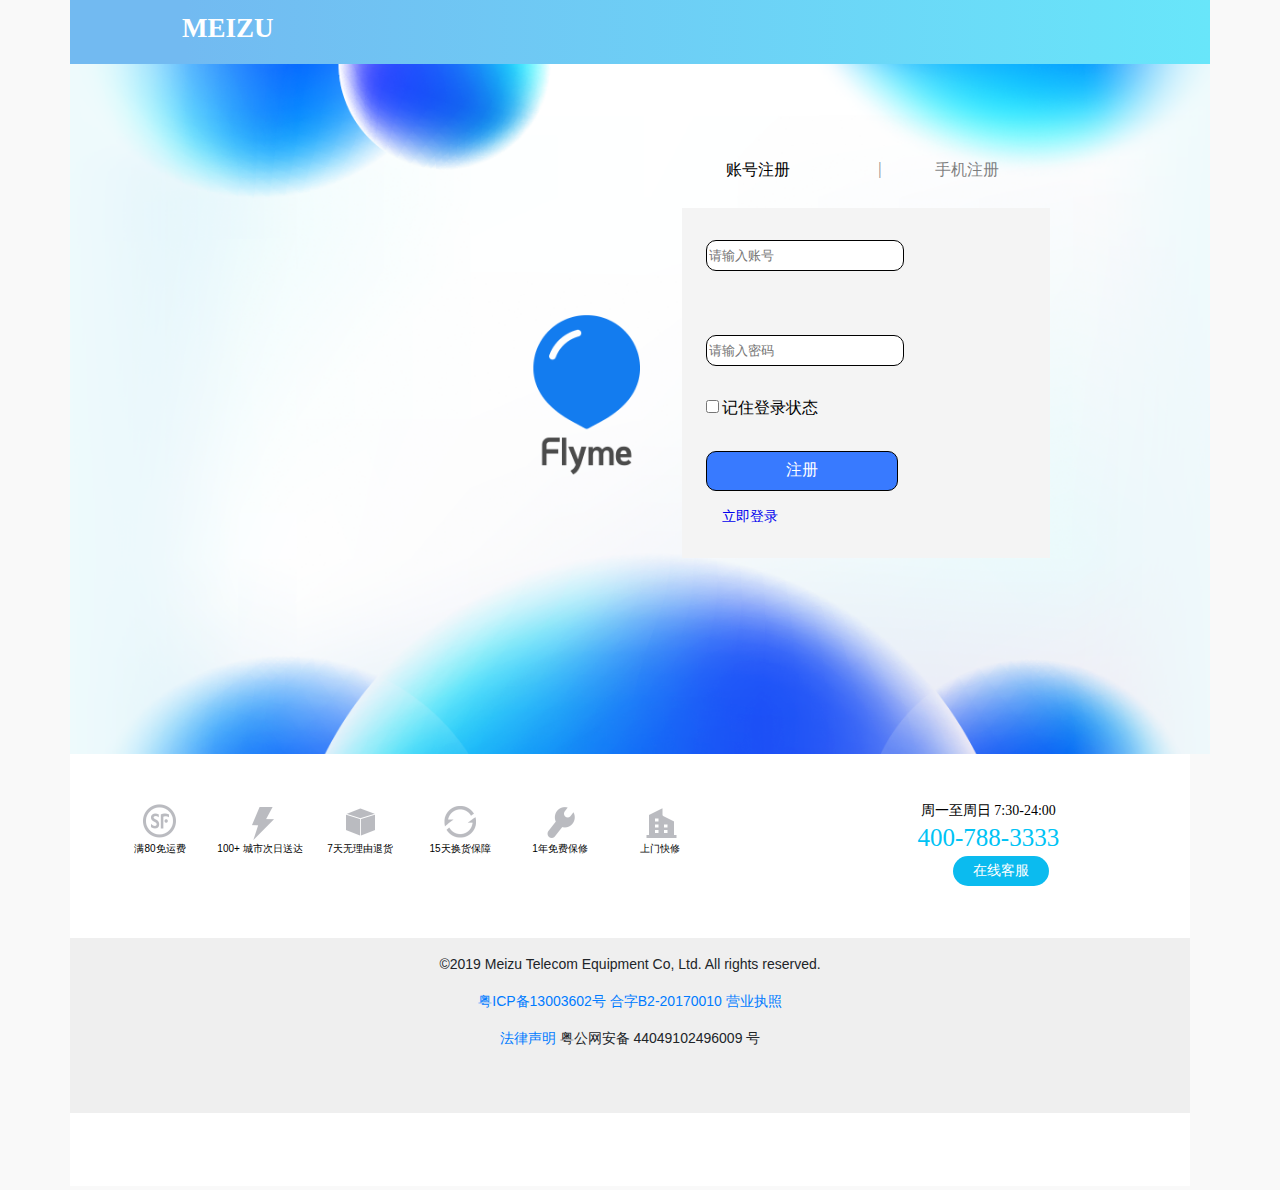
<file: public/reg.html>
<!DOCTYPE html>
<html lang="en">
<head>
    <meta charset="UTF-8">
    <meta name="viewport" content="width=device-width, initial-scale=1.0">
    <meta http-equiv="X-UA-Compatible" content="ie=edge">
    <link rel="icon" href="img/logo/logo.ico">
    <title>Flyme 账号登录_注册</title>
    <style>
        body{
            background: #f9f9f9;
            margin:0
        }
        .container{
            width: 1140px;
            margin: 0 auto;
        }
        .logo{
            font: bold 27px "Georgia";
            margin-left: 7rem;
            color: white
        }
        a{
            text-decoration:none;
        }
        #header{
            width: 100%;
            height: 4rem;
            line-height: 4rem;
            background-image: linear-gradient(to right,#72baf1 10%,#68e6fa 100%)
        }
        #content{
            width: 100%;
            height: 47rem;
            background: url(img/login/banner.png) no-repeat;
            background-size:  100%;
            position: relative;
        }
        .nav{
            margin-left: 32rem;
            margin-top:6rem;
        }
        .lg_list{
            width: 368px;
            height: 350px;
            position: absolute;
            top:9rem;
            right: 10rem;
            background: #f4f4f4
        }
        .lg_list>img{
            margin-left: 20.9rem;
        }
        .title{
            margin:0 23%;
            float: left;
            cursor: pointer;
        }
        .title~p{
            margin: 0;
            float: left;
            opacity: 0.5;
            cursor: pointer;
        }
        .title+p{
            margin: 0 -9%;
        }
        input,button{
            margin-top: 2rem;
            margin-left: 1.5rem;
        }
        [type="text"],[type="password"]{
            float: left;
        }
        [type="text"],[type="password"], button{
            width: 12rem;
            height: 1.7rem;
            border: 0.5px solid black;
            border-radius: 10px;
            display: inline-block;
        }
        button{
            color: white;
            font-size: 1rem;
            height: 2.5rem;
            background: #387aff;
            cursor: pointer;
        }
        span{
            display: inline-block;
            font-size: 13px;
            margin:1rem 2.7rem;
        }
        span:last-child{
            margin-left: 9.7rem;
        }
        iframe{
            margin-top:-110px;
            width:70rem;
            height: 30rem;
        }
        .hidden{
            display: none;
        }
        .show{
            display: block
        }
        p>a{
            margin-left: 2.5rem;
            font-size:14px;
        }
        .name,.pwd{
            float: left;
            margin: 1.9rem 0.5rem;
            font-size: 12px;
        }
        [type="checkbox"]{
            margin-top: 0rem;
        }
        .opacity{
            opacity: 0;
        }
        .red{
            color: red;
        }
        .big_font{
            font-size: 16px;
            margin-top:2rem;
        }
    </style>
</head>
<body>
    <div class="container">
        <div id="header">
            <a href="" class="logo">MEIZU</a>
        </div>
        <div id="content">
            <table></table>
            <div class="nav">
                <p class="title">账号注册</p>
                <p>|</p>
                <p>手机注册</p>
            </div>
            <div class="lg_list show">
                <input type="text" name="uname" placeholder="请输入账号"><span class="name opacity">请输入3-10个数字、<br/>字母、下划线组合</span><br>
                <input type="password" name="upwd" placeholder="请输入密码"><span class="pwd opacity">请输入3-10个数字、<br/>字母、下划线组合</span><br>
                <div style="clear: both"></div>
                <input type="checkbox">记住登录状态 <br>
                <button>注册</button> <br>
                <p>
                    <a href="http://localhost:3000/login.html">立即登录</a>
                </p>
                             
            </div>
        </div>
        <iframe src="footer.html" frameborder="0" scrolling="0"></iframe>
    </div>
    <script src="js/jquery-3.3.1.min.js"></script>
    <script>
        //点击出现提醒
        function login(value1,value2,value3){
            value1.focus(function(){
                value2.removeClass("opacity");
                if((value2).hasClass("big_font")){
                    value2.removeClass("big_font").html("请输入3-10个数字、<br/>字母、下划线组合")
                }
            });
            value1.blur(function(){
                var reg=/\w{3,10}/;
                var uname=document.querySelector(value3).value
                if(!reg.test(uname)){
                    value2.addClass("red")
                }else{
                    value2.html("符合要求").removeClass("red").addClass("big_font");
                }
            });
        }
        login($("[type=text]"),$(".name"),"[name=uname]");
        login( $("[type=password]"),$(".pwd"),"[name=upwd]");

        //账号注册
        $("button").click(function(){
            var uname=document.querySelector("[name=uname]").value;
            var upwd=document.querySelector("[name=upwd]").value;
            var url="http://localhost:3000/user/reg";
            // var data={uname:uname,upwd:upwd};
            var data="uname="+uname+"&upwd="+upwd;
            var data1=$(".name").html();
            var data2=$(".pwd").html();
            console.log(data1,data2)
            if(data1=="符合要求"&&data2=="符合要求"){
                $.ajax({url:url,data:data,type:"post"}).then(function(res){
                    if(res=="用户名已使用"){
                        $(".name").html("用户名已使用")
                    }
                    if(res=="注册成功"){
                        $("button").html("立即登录");
                        alert("注册成功,3s后自动回到首页");
                        setTimeout(function(){
                            location.href="http://localhost:3000/index.html";
                            sessionStorage.setItem("uname",uname)
                        },3000)
                    }else{
                        alert(res)
                    }
                })
            }
        })
    </script>
</body>
</html>
</file>
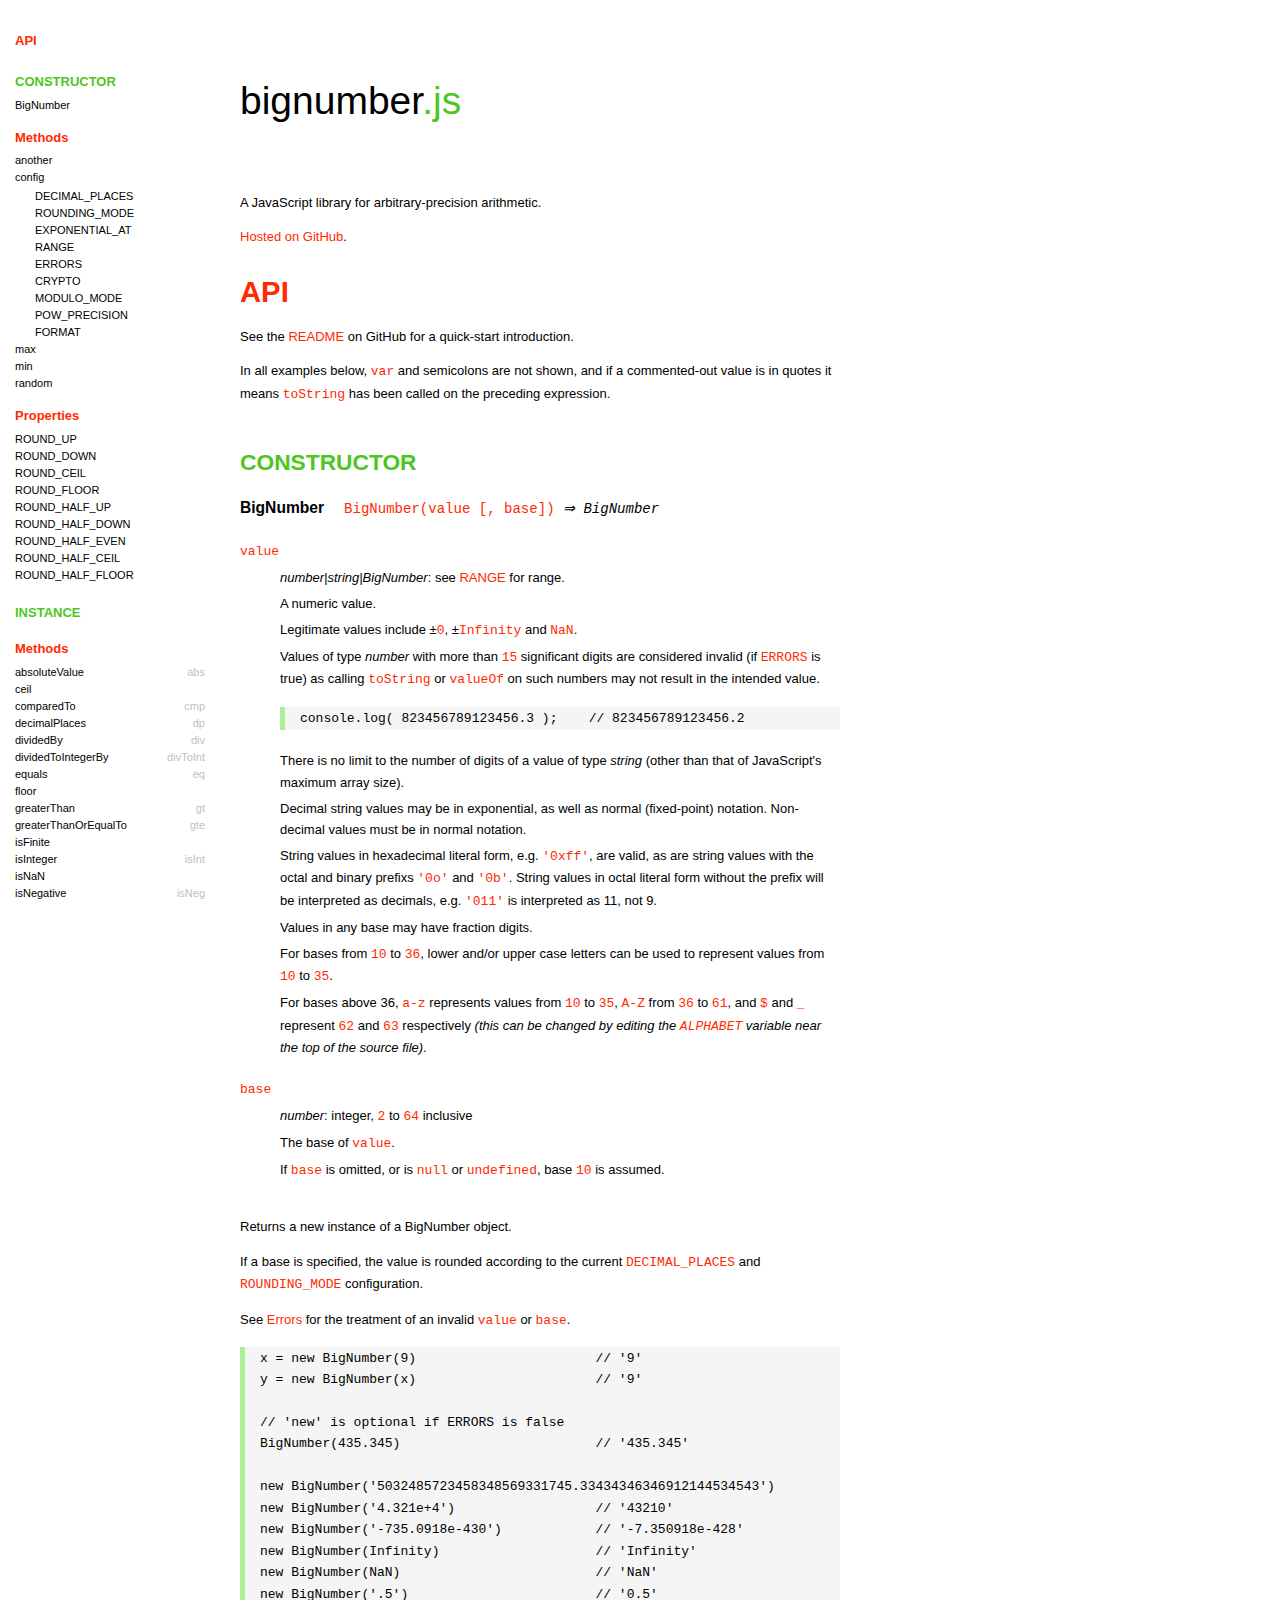
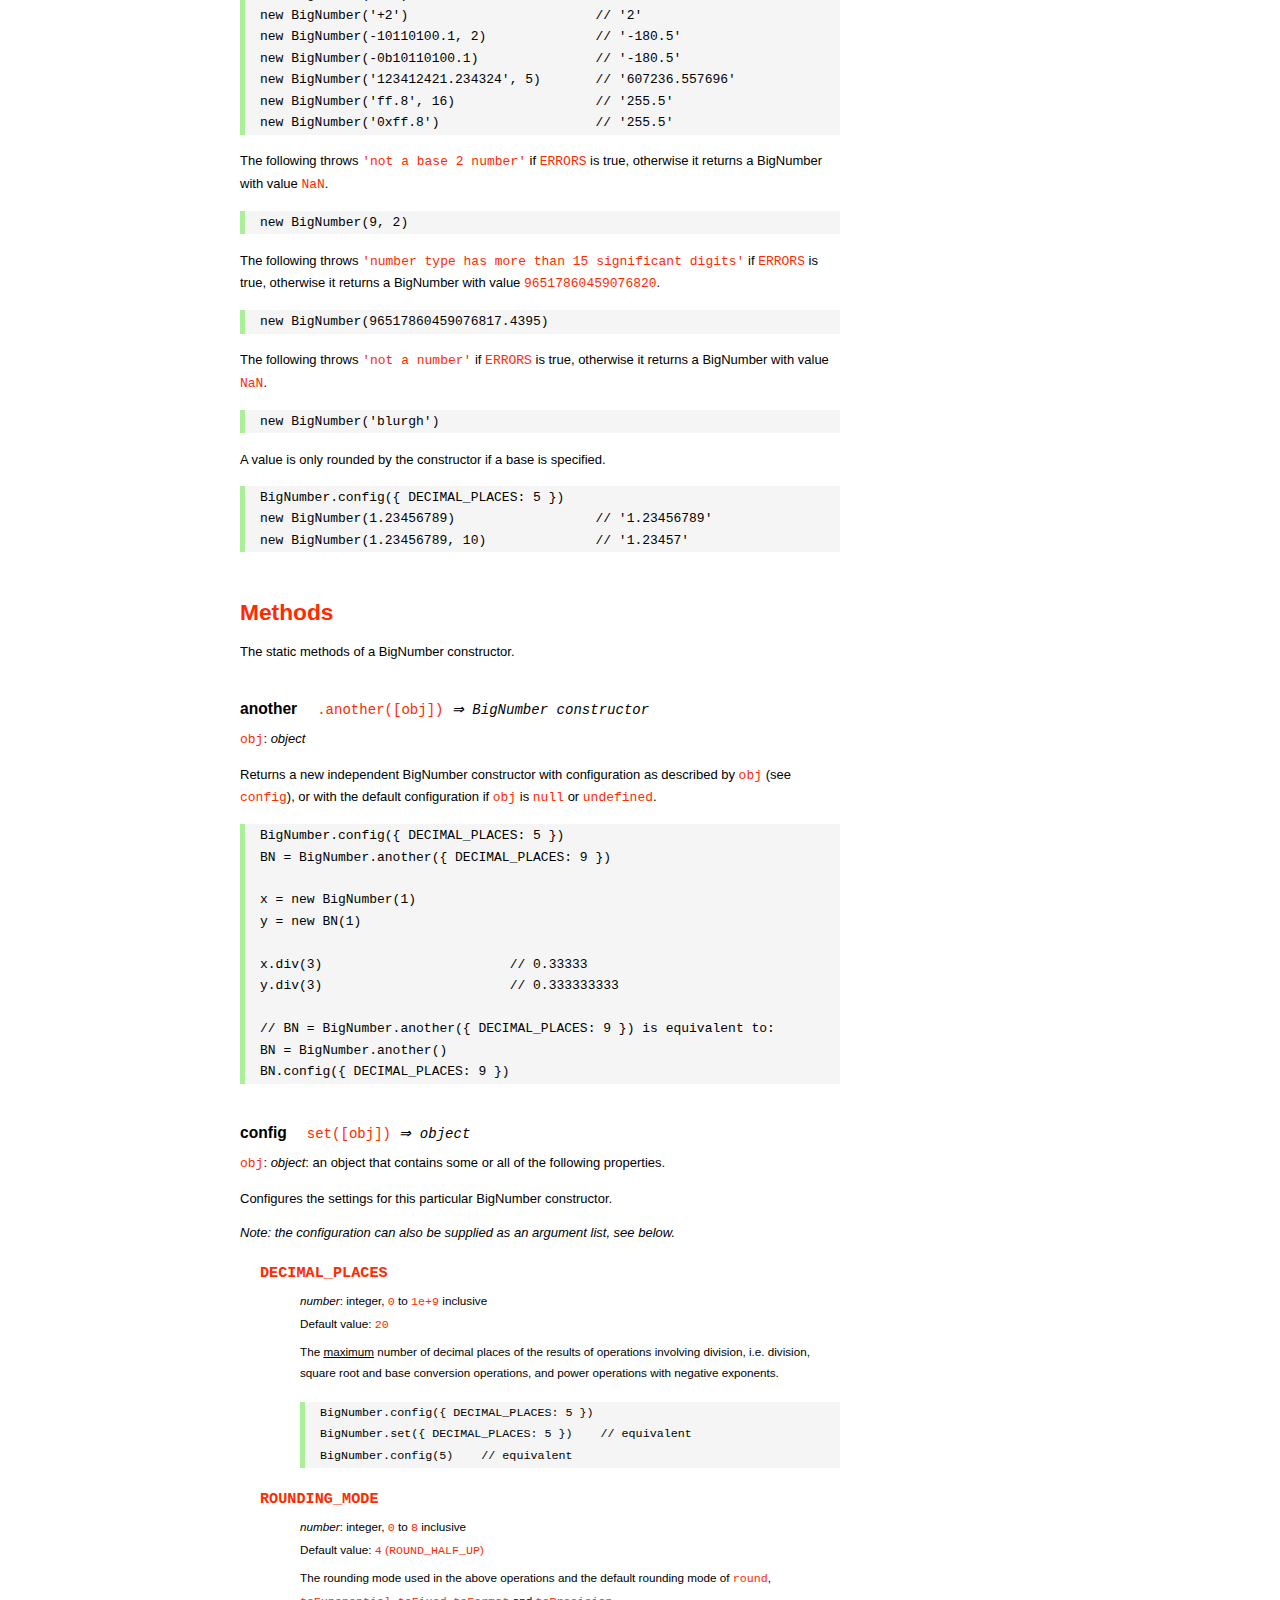
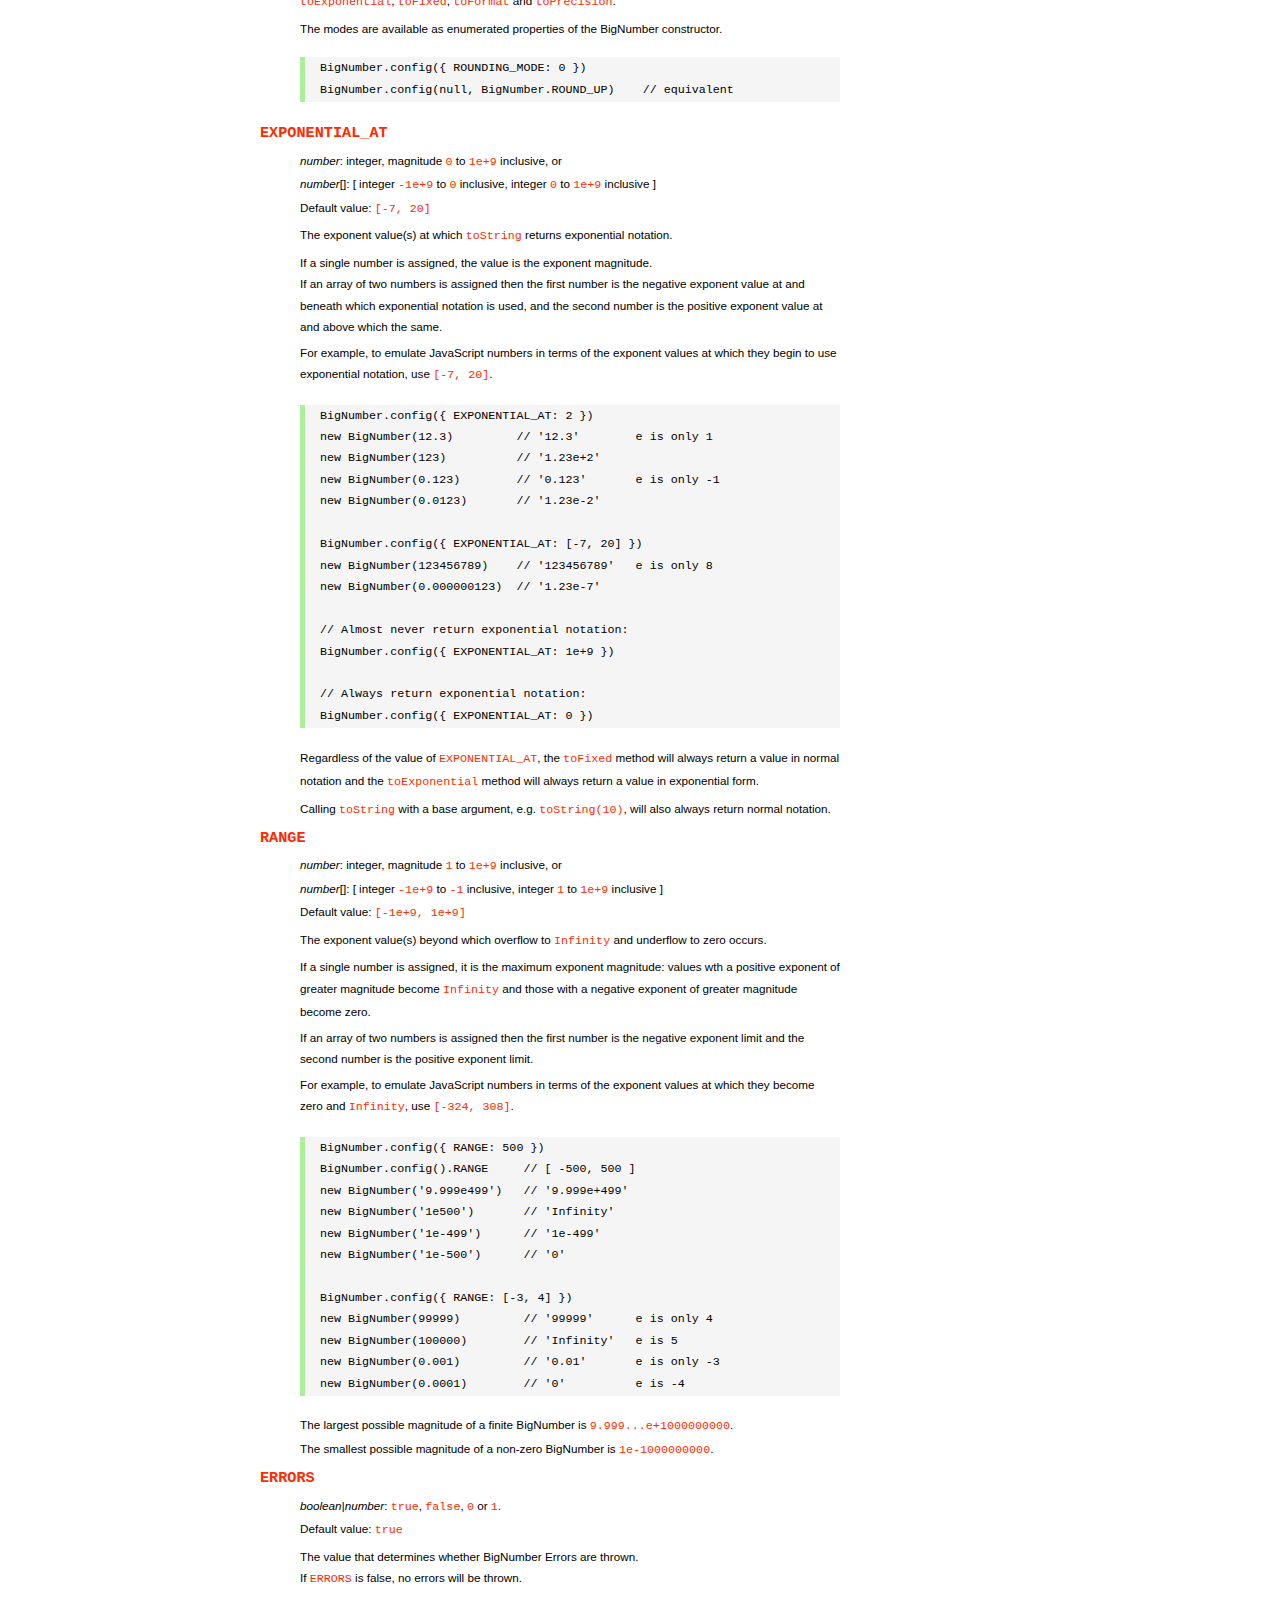
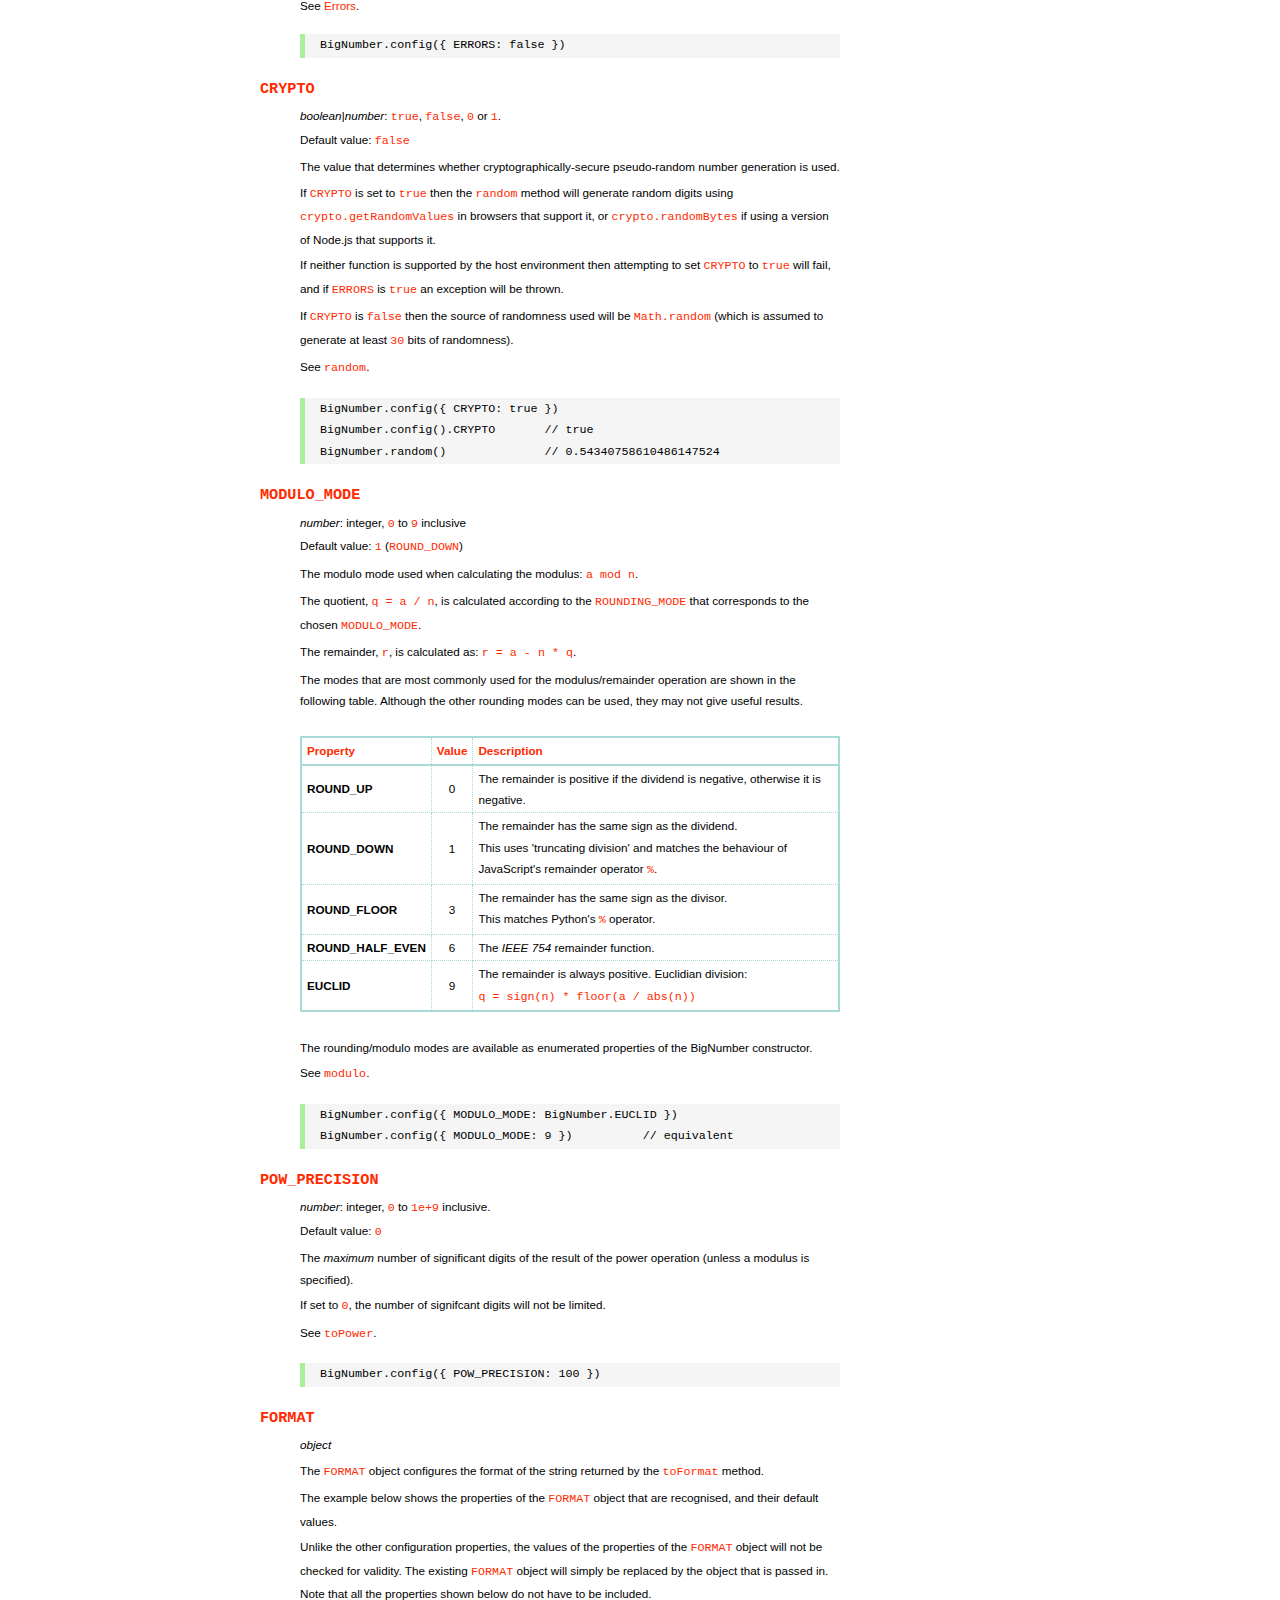
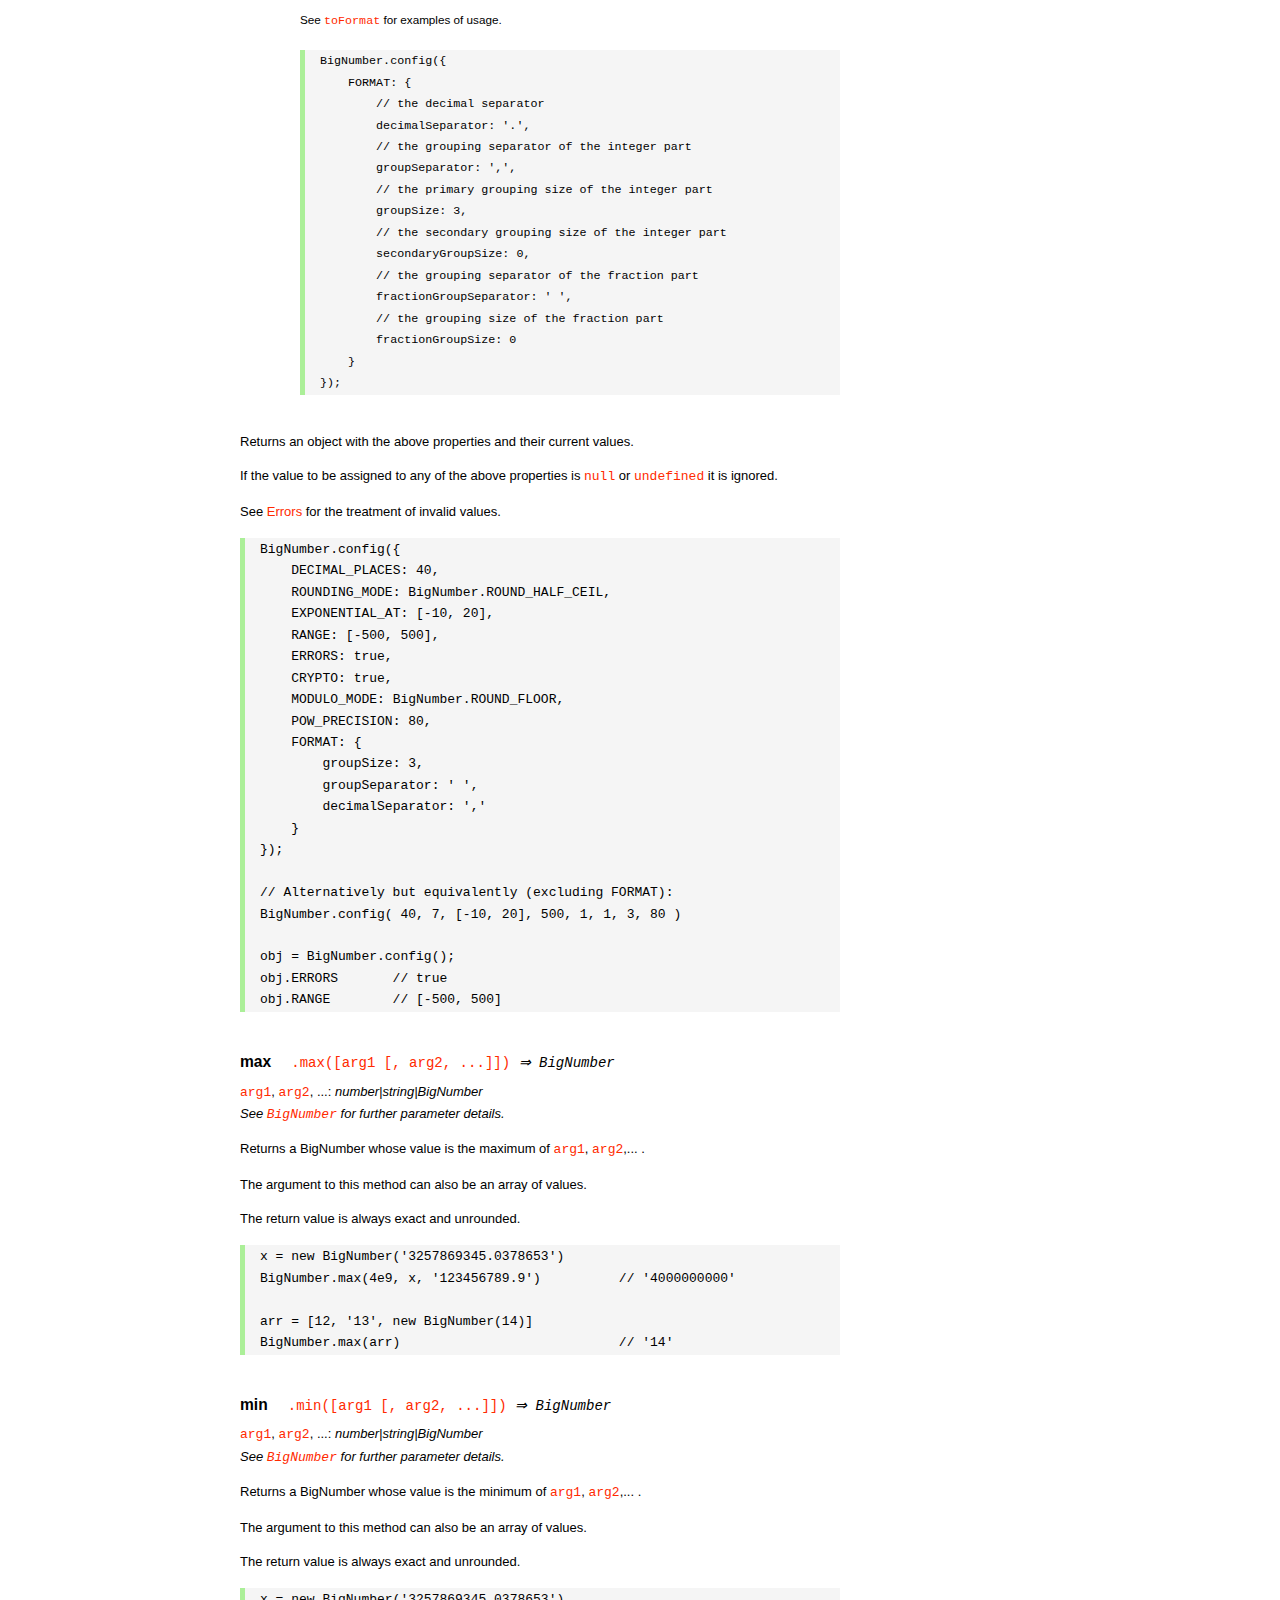
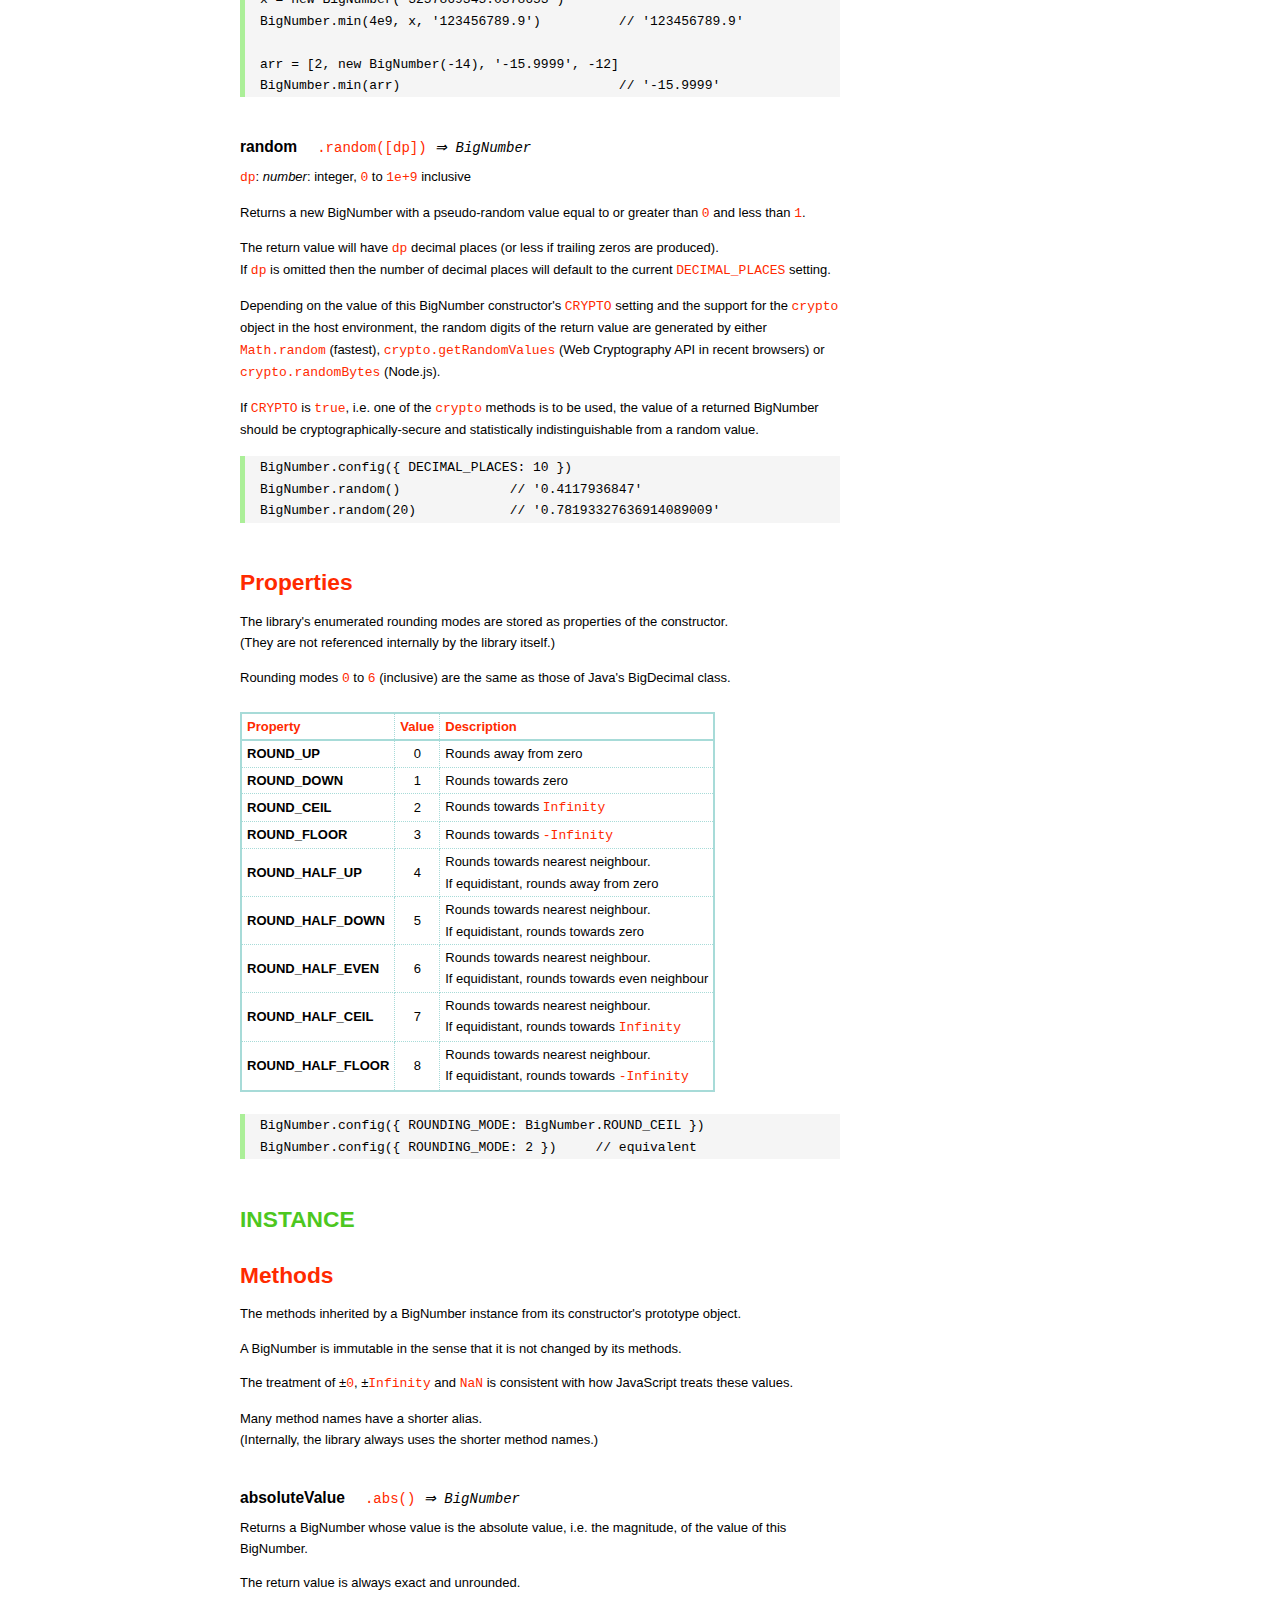
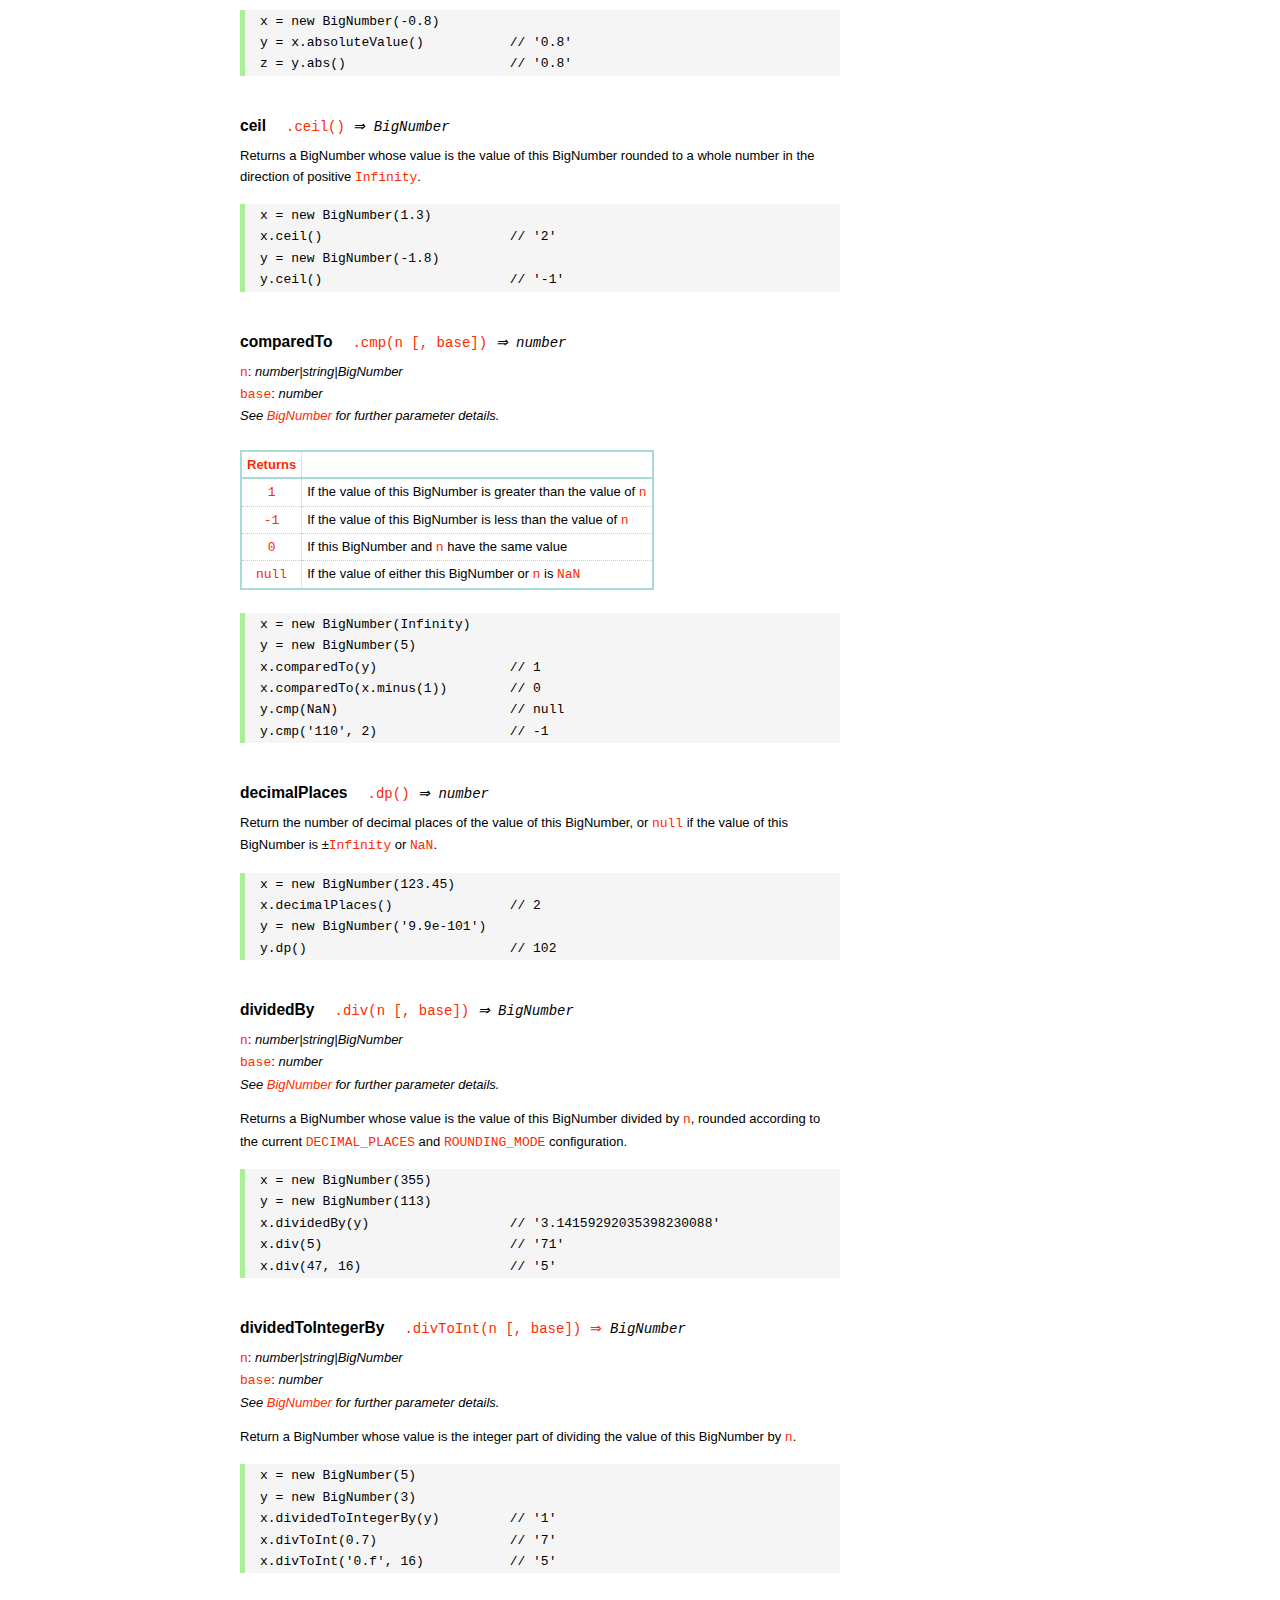
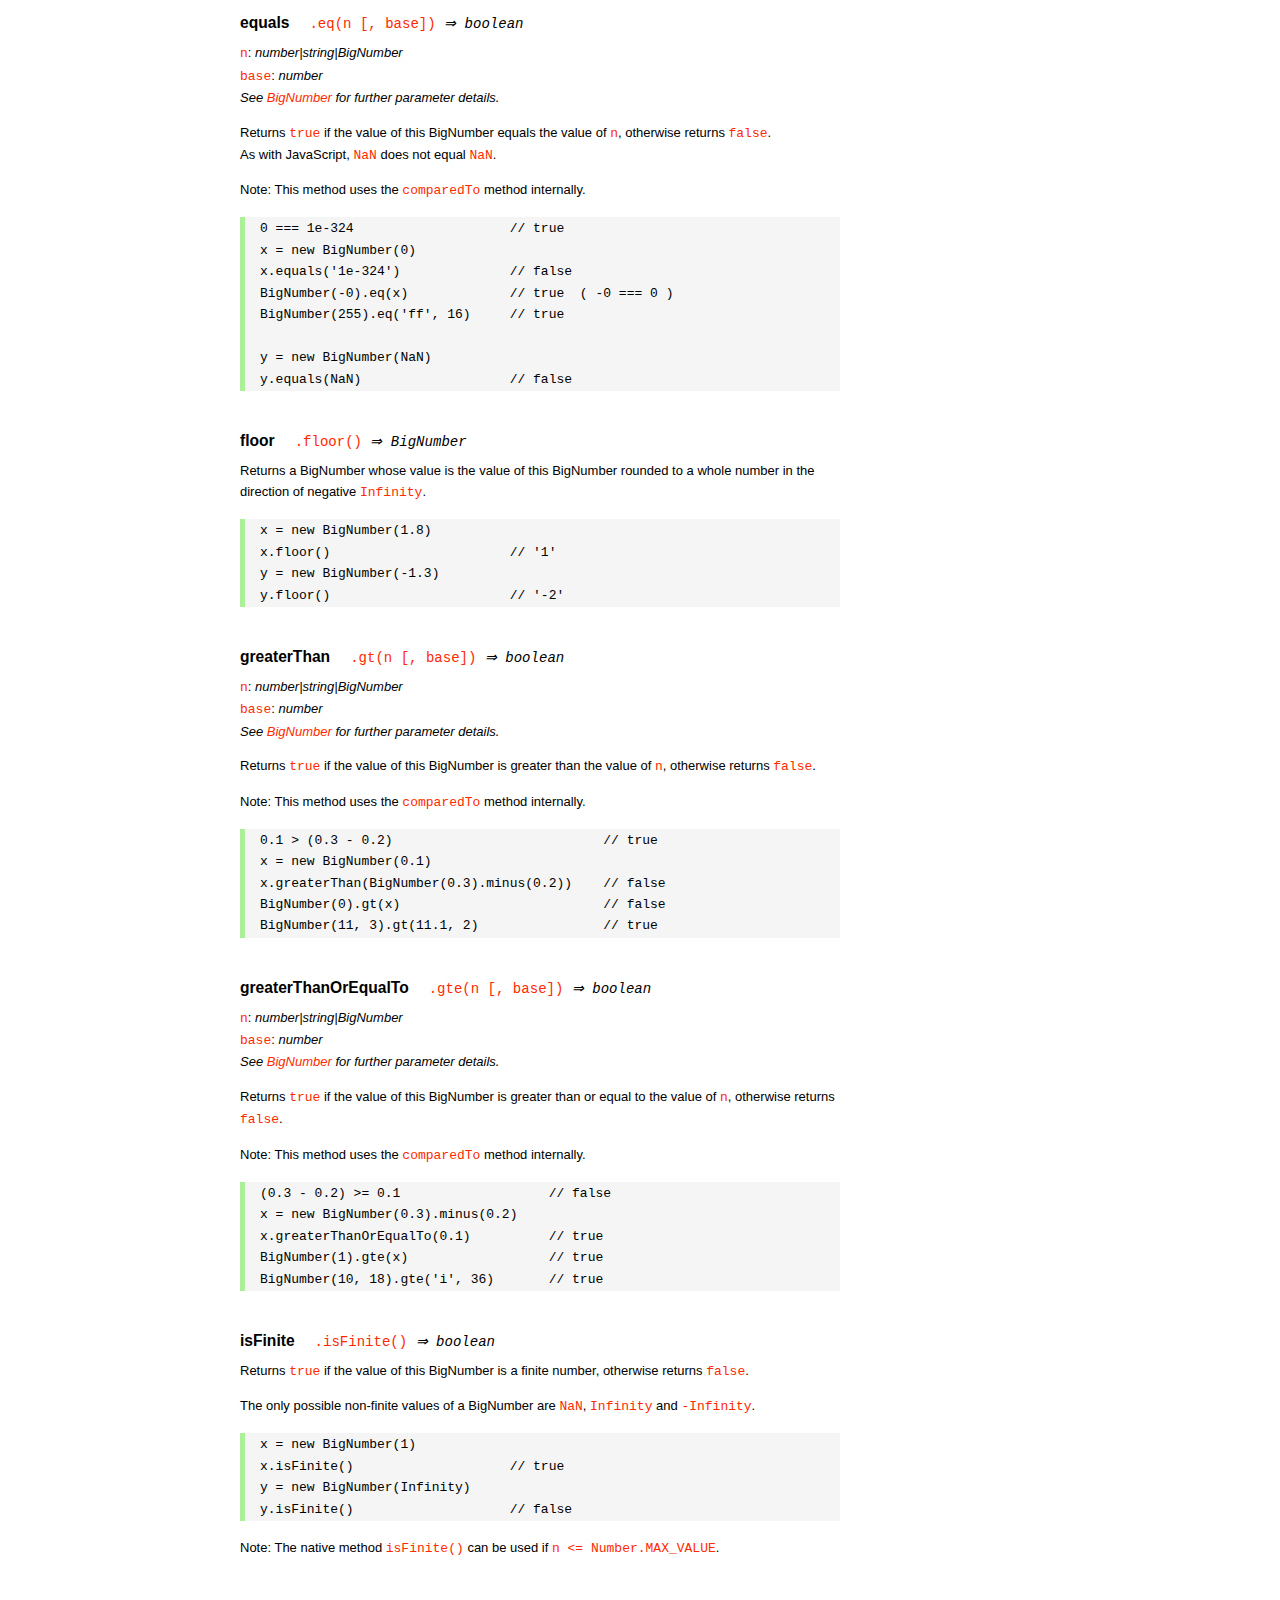
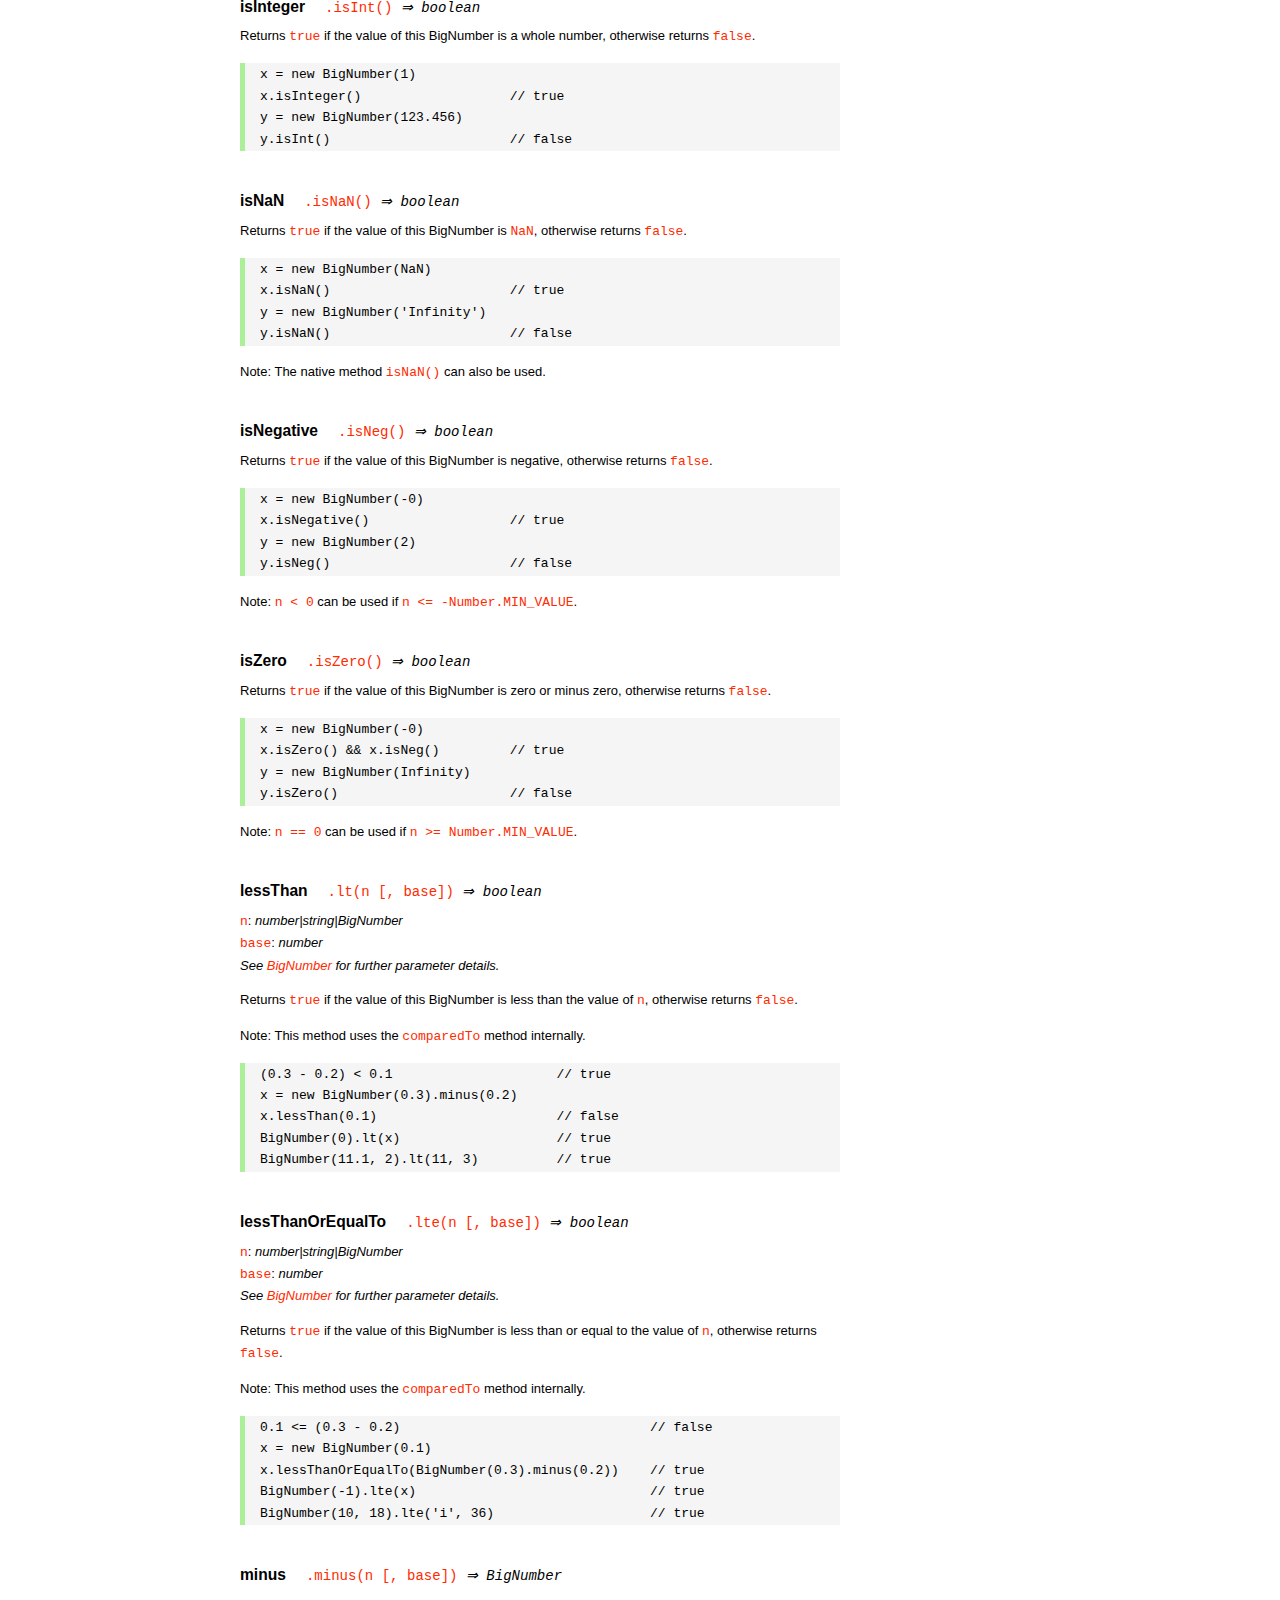
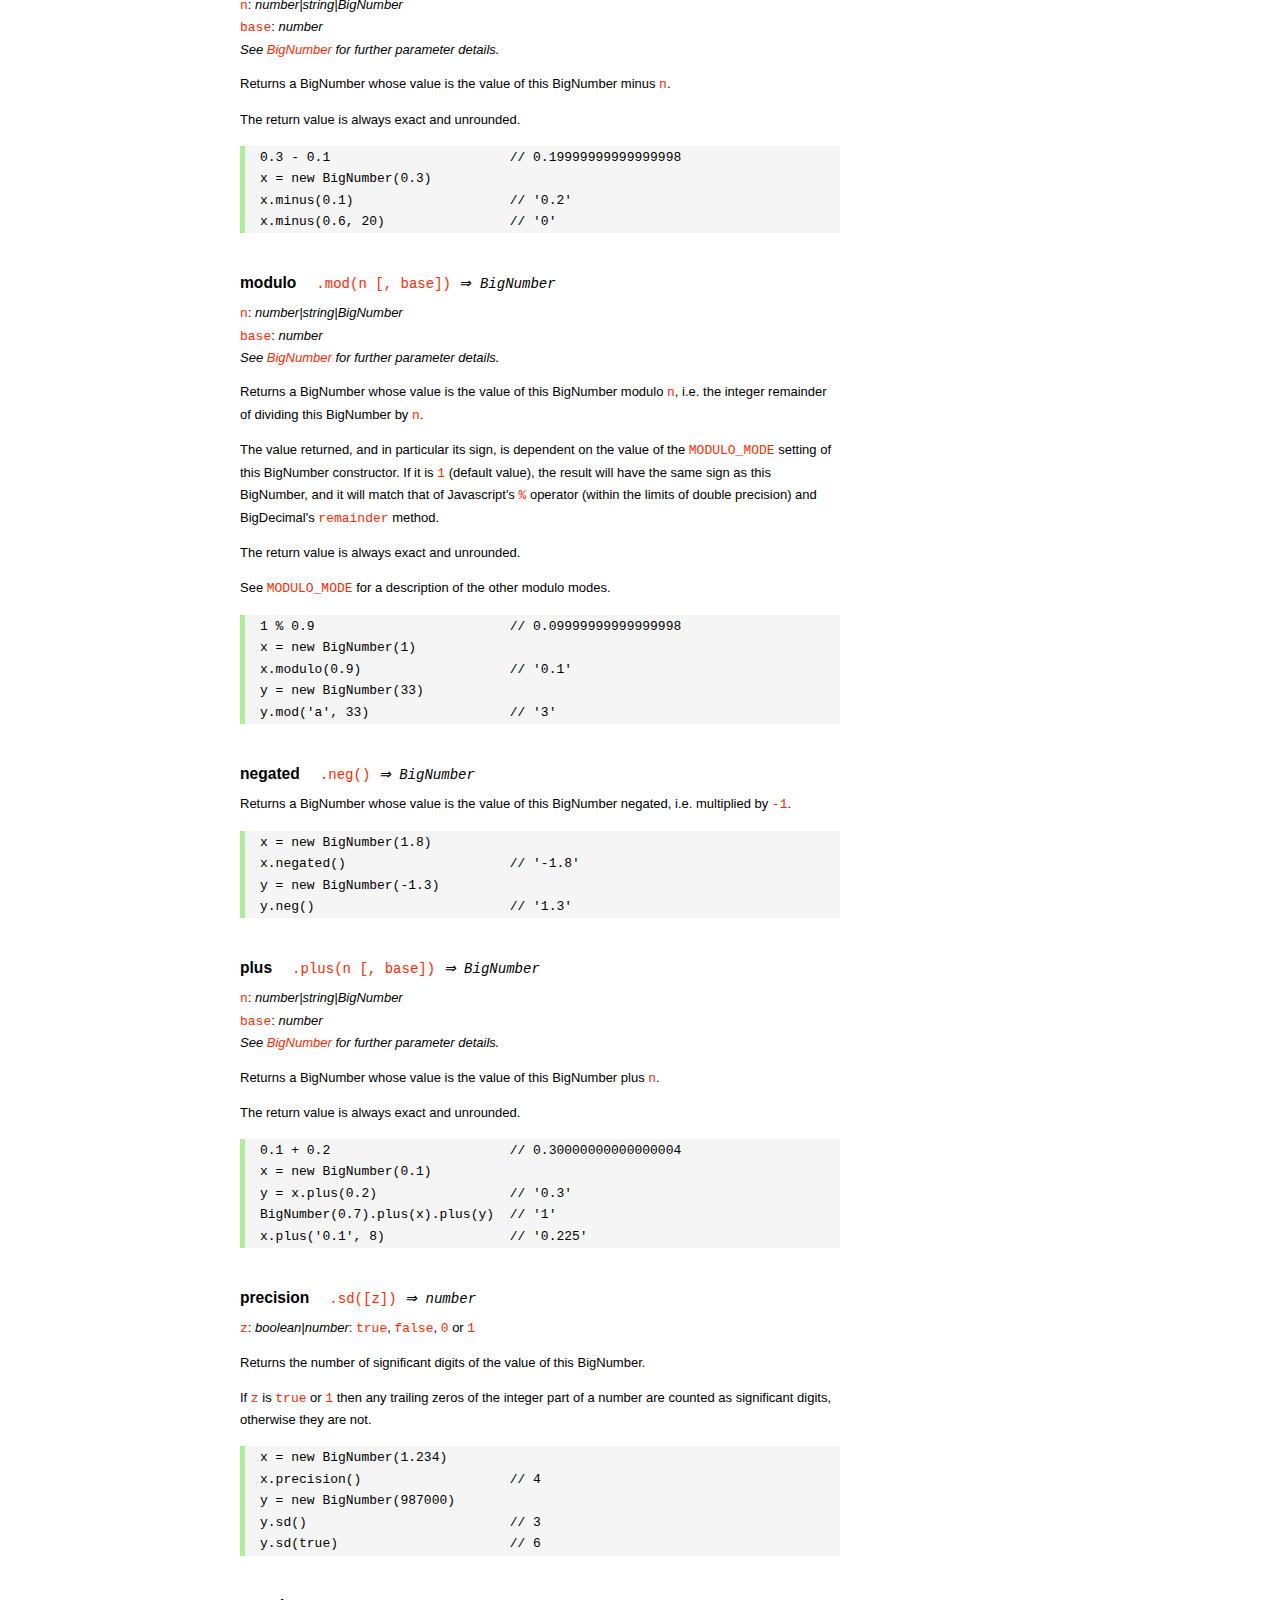
<file: node_modules/mysql/node_modules/bignumber.js/doc/API.html>
<!DOCTYPE HTML>
<html>
<head>
<meta charset="utf-8">
<meta http-equiv="X-UA-Compatible" content="IE=edge">
<meta name="Author" content="M Mclaughlin">
<title>bignumber.js API</title>
<style>
html{font-size:100%}
body{background:#fff;font-family:"Helvetica Neue",Helvetica,Arial,sans-serif;font-size:13px;
  line-height:1.65em;min-height:100%;margin:0}
body,i{color:#000}
.nav{background:#fff;position:fixed;top:0;bottom:0;left:0;width:200px;overflow-y:auto;
  padding:15px 0 30px 15px}
div.container{width:600px;margin:50px 0 50px 240px}
p{margin:0 0 1em;width:600px}
pre,ul{margin:1em 0}
h1,h2,h3,h4,h5{margin:0;padding:1.5em 0 0}
h1,h2{padding:.75em 0}
h1{font:400 3em Verdana,sans-serif;color:#000;margin-bottom:1em}
h2{font-size:2.25em;color:#ff2a00}
h3{font-size:1.75em;color:#4dc71f}
h4{font-size:1.75em;color:#ff2a00;padding-bottom:.75em}
h5{font-size:1.2em;margin-bottom:.4em}
h6{font-size:1.1em;margin-bottom:0.8em;padding:0.5em 0}
dd{padding-top:.35em}
dt{padding-top:.5em}
b{font-weight:700}
dt b{font-size:1.3em}
a,a:visited{color:#ff2a00;text-decoration:none}
a:active,a:hover{outline:0;text-decoration:underline}
.nav a,.nav b,.nav a:visited{display:block;color:#ff2a00;font-weight:700; margin-top:15px}
.nav b{color:#4dc71f;margin-top:20px;cursor:default;width:auto}
ul{list-style-type:none;padding:0 0 0 20px}
.nav ul{line-height:14px;padding-left:0;margin:5px 0 0}
.nav ul a,.nav ul a:visited,span{display:inline;color:#000;font-family:Verdana,Geneva,sans-serif;
  font-size:11px;font-weight:400;margin:0}
.inset,ul.inset{margin-left:20px}
.inset{font-size:.9em}
.nav li{width:auto;margin:0 0 3px}
.alias{font-style:italic;margin-left:20px}
table{border-collapse:collapse;border-spacing:0;border:2px solid #a7dbd8;margin:1.75em 0;padding:0}
td,th{text-align:left;margin:0;padding:2px 5px;border:1px dotted #a7dbd8}
th{border-top:2px solid #a7dbd8;border-bottom:2px solid #a7dbd8;color:#ff2a00}
code,pre{font-family:Consolas, monaco, monospace;font-weight:400}
pre{background:#f5f5f5;white-space:pre-wrap;word-wrap:break-word;border-left:5px solid #abef98;
  padding:1px 0 1px 15px;margin:1.2em 0}
code,.nav-title{color:#ff2a00}
.end{margin-bottom:25px}
.centre{text-align:center}
.error-table{font-size:13px;width:100%}
#faq{margin:3em 0 0}
li span{float:right;margin-right:10px;color:#c0c0c0}
#js{font:inherit;color:#4dc71f}
</style>
</head>
<body>

  <div class="nav">

    <a class='nav-title' href="#">API</a>

    <b> CONSTRUCTOR </b>
    <ul>
      <li><a href="#bignumber">BigNumber</a></li>
    </ul>

    <a href="#methods">Methods</a>
    <ul>
      <li><a href="#another">another</a></li>
      <li><a href="#config" >config</a></li>
      <li>
        <ul class="inset">
          <li><a href="#decimal-places">DECIMAL_PLACES</a></li>
          <li><a href="#rounding-mode" >ROUNDING_MODE</a></li>
          <li><a href="#exponential-at">EXPONENTIAL_AT</a></li>
          <li><a href="#range"         >RANGE</a></li>
          <li><a href="#errors"        >ERRORS</a></li>
          <li><a href="#crypto"        >CRYPTO</a></li>
          <li><a href="#modulo-mode"   >MODULO_MODE</a></li>
          <li><a href="#pow-precision" >POW_PRECISION</a></li>
          <li><a href="#format"        >FORMAT</a></li>
        </ul>
      </li>
      <li><a href="#max"   >max</a></li>
      <li><a href="#min"   >min</a></li>
      <li><a href="#random">random</a></li>
    </ul>

    <a href="#constructor-properties">Properties</a>
    <ul>
      <li><a href="#round-up"        >ROUND_UP</a></li>
      <li><a href="#round-down"      >ROUND_DOWN</a></li>
      <li><a href="#round-ceil"      >ROUND_CEIL</a></li>
      <li><a href="#round-floor"     >ROUND_FLOOR</a></li>
      <li><a href="#round-half-up"   >ROUND_HALF_UP</a></li>
      <li><a href="#round-half-down" >ROUND_HALF_DOWN</a></li>
      <li><a href="#round-half-even" >ROUND_HALF_EVEN</a></li>
      <li><a href="#round-half-ceil" >ROUND_HALF_CEIL</a></li>
      <li><a href="#round-half-floor">ROUND_HALF_FLOOR</a></li>
    </ul>

    <b> INSTANCE </b>

    <a href="#prototype-methods">Methods</a>
    <ul>
      <li><a href="#abs"    >absoluteValue       </a><span>abs</span>     </li>
      <li><a href="#ceil"   >ceil                </a>                     </li>
      <li><a href="#cmp"    >comparedTo          </a><span>cmp</span>     </li>
      <li><a href="#dp"     >decimalPlaces       </a><span>dp</span>      </li>
      <li><a href="#div"    >dividedBy           </a><span>div</span>     </li>
      <li><a href="#divInt" >dividedToIntegerBy  </a><span>divToInt</span></li>
      <li><a href="#eq"     >equals              </a><span>eq</span>      </li>
      <li><a href="#floor"  >floor               </a>                     </li>
      <li><a href="#gt"     >greaterThan         </a><span>gt</span>      </li>
      <li><a href="#gte"    >greaterThanOrEqualTo</a><span>gte</span>     </li>
      <li><a href="#isF"    >isFinite            </a>                     </li>
      <li><a href="#isInt"  >isInteger           </a><span>isInt</span>   </li>
      <li><a href="#isNaN"  >isNaN               </a>                     </li>
      <li><a href="#isNeg"  >isNegative          </a><span>isNeg</span>   </li>
      <li><a href="#isZ"    >isZero              </a>                     </li>
      <li><a href="#lt"     >lessThan            </a><span>lt</span>      </li>
      <li><a href="#lte"    >lessThanOrEqualTo   </a><span>lte</span>     </li>
      <li><a href="#minus"  >minus               </a><span>sub</span>     </li>
      <li><a href="#mod"    >modulo              </a><span>mod</span>     </li>
      <li><a href="#neg"    >negated             </a><span>neg</span>     </li>
      <li><a href="#plus"   >plus                </a><span>add</span>     </li>
      <li><a href="#sd"     >precision           </a><span>sd</span>      </li>
      <li><a href="#round"  >round               </a>                     </li>
      <li><a href="#shift"  >shift               </a>                     </li>
      <li><a href="#sqrt"   >squareRoot          </a><span>sqrt</span>    </li>
      <li><a href="#times"  >times               </a><span>mul</span>     </li>
      <li><a href="#toD"    >toDigits            </a>                     </li>
      <li><a href="#toE"    >toExponential       </a>                     </li>
      <li><a href="#toFix"  >toFixed             </a>                     </li>
      <li><a href="#toFor"  >toFormat            </a>                     </li>
      <li><a href="#toFr"   >toFraction          </a>                     </li>
      <li><a href="#toJSON" >toJSON              </a>                     </li>
      <li><a href="#toN"    >toNumber            </a>                     </li>
      <li><a href="#pow"    >toPower             </a><span>pow</span>     </li>
      <li><a href="#toP"    >toPrecision         </a>                     </li>
      <li><a href="#toS"    >toString            </a>                     </li>
      <li><a href="#trunc"  >truncated           </a><span>trunc</span>   </li>
      <li><a href="#valueOf">valueOf             </a>                     </li>
    </ul>

    <a href="#instance-properties">Properties</a>
    <ul>
      <li><a href="#coefficient">c: coefficient</a></li>
      <li><a href="#exponent"   >e: exponent</a></li>
      <li><a href="#sign"       >s: sign</a></li>
      <li><a href="#isbig"      >isBigNumber</a></li>
    </ul>

    <a href="#zero-nan-infinity">Zero, NaN &amp; Infinity</a>
    <a href="#Errors">Errors</a>
    <a class='end' href="#faq">FAQ</a>

  </div>

  <div class="container">

    <h1>bignumber<span id='js'>.js</span></h1>

    <p>A JavaScript library for arbitrary-precision arithmetic.</p>
    <p><a href="https://github.com/MikeMcl/bignumber.js">Hosted on GitHub</a>. </p>

    <h2>API</h2>

    <p>
      See the <a href='https://github.com/MikeMcl/bignumber.js'>README</a> on GitHub for a
      quick-start introduction.
    </p>
    <p>
      In all examples below, <code>var</code> and semicolons are not shown, and if a commented-out
      value is in quotes it means <code>toString</code> has been called on the preceding expression.
    </p>


    <h3>CONSTRUCTOR</h3>

    <h5 id="bignumber">
      BigNumber<code class='inset'>BigNumber(value [, base]) <i>&rArr; BigNumber</i></code>
    </h5>
    <dl>
      <dt><code>value</code></dt>
      <dd>
        <i>number|string|BigNumber</i>: see <a href='#range'>RANGE</a> for
        range.
      </dd>
      <dd>
        A numeric value.
      </dd>
      <dd>
        Legitimate values include &plusmn;<code>0</code>, &plusmn;<code>Infinity</code> and
        <code>NaN</code>.
      </dd>
      <dd>
        Values of type <em>number</em> with more than <code>15</code> significant digits are
        considered invalid (if <a href='#errors'><code>ERRORS</code></a> is true) as calling
        <code><a href='#toS'>toString</a></code> or <code><a href='#valueOf'>valueOf</a></code> on
        such numbers may not result in the intended value.
        <pre>console.log( 823456789123456.3 );    // 823456789123456.2</pre>
      </dd>
      <dd>
        There is no limit to the number of digits of a value of type <em>string</em> (other than
        that of JavaScript's maximum array size).
      </dd>
      <dd>
        Decimal string values may be in exponential, as well as normal (fixed-point) notation.
        Non-decimal values must be in normal notation.
      </dd>
      <dd>
        String values in hexadecimal literal form, e.g. <code>'0xff'</code>, are valid, as are
        string values with the octal and binary prefixs <code>'0o'</code> and <code>'0b'</code>.
        String values in octal literal form without the prefix will be interpreted as
        decimals, e.g. <code>'011'</code> is interpreted as 11, not 9.
      </dd>
      <dd>Values in any base may have fraction digits.</dd>
      <dd>
        For bases from <code>10</code> to <code>36</code>, lower and/or upper case letters can be
        used to represent values from <code>10</code> to <code>35</code>.
      </dd>
      <dd>
        For bases above 36, <code>a-z</code> represents values from <code>10</code> to
        <code>35</code>, <code>A-Z</code> from <code>36</code> to <code>61</code>, and
        <code>$</code> and <code>_</code> represent <code>62</code> and <code>63</code> respectively
        <i>(this can be changed by editing the <code>ALPHABET</code> variable near the top of the
        source file)</i>.
      </dd>
    </dl>
    <dl>
      <dt><code>base</code></dt>
      <dd>
        <i>number</i>: integer, <code>2</code> to <code>64</code> inclusive
      </dd>
      <dd>The base of <code>value</code>.</dd>
      <dd>
        If <code>base</code> is omitted, or is <code>null</code> or <code>undefined</code>, base
        <code>10</code> is assumed.
      </dd>
    </dl>
    <br />
    <p>Returns a new instance of a BigNumber object.</p>
    <p>
      If a base is specified, the value is rounded according to
      the current <a href='#decimal-places'><code>DECIMAL_PLACES</code></a> and
      <a href='#rounding-mode'><code>ROUNDING_MODE</code></a> configuration.
    </p>
    <p>
      See <a href='#Errors'>Errors</a> for the treatment of an invalid <code>value</code> or
      <code>base</code>.
    </p>
    <pre>
x = new BigNumber(9)                       // '9'
y = new BigNumber(x)                       // '9'

// 'new' is optional if ERRORS is false
BigNumber(435.345)                         // '435.345'

new BigNumber('5032485723458348569331745.33434346346912144534543')
new BigNumber('4.321e+4')                  // '43210'
new BigNumber('-735.0918e-430')            // '-7.350918e-428'
new BigNumber(Infinity)                    // 'Infinity'
new BigNumber(NaN)                         // 'NaN'
new BigNumber('.5')                        // '0.5'
new BigNumber('+2')                        // '2'
new BigNumber(-10110100.1, 2)              // '-180.5'
new BigNumber(-0b10110100.1)               // '-180.5'
new BigNumber('123412421.234324', 5)       // '607236.557696'
new BigNumber('ff.8', 16)                  // '255.5'
new BigNumber('0xff.8')                    // '255.5'</pre>
    <p>
      The following throws <code>'not a base 2 number'</code> if
      <a href='#errors'><code>ERRORS</code></a> is true, otherwise it returns a BigNumber with value
      <code>NaN</code>.
    </p>
    <pre>new BigNumber(9, 2)</pre>
    <p>
      The following throws <code>'number type has more than 15 significant digits'</code> if
      <a href='#errors'><code>ERRORS</code></a> is true, otherwise it returns a BigNumber with value
      <code>96517860459076820</code>.
    </p>
    <pre>new BigNumber(96517860459076817.4395)</pre>
    <p>
      The following throws <code>'not a number'</code> if <a href='#errors'><code>ERRORS</code></a>
      is true, otherwise it returns a BigNumber with value <code>NaN</code>.
    </p>
    <pre>new BigNumber('blurgh')</pre>
    <p>
      A value is only rounded by the constructor if a base is specified.
    </p>
    <pre>BigNumber.config({ DECIMAL_PLACES: 5 })
new BigNumber(1.23456789)                  // '1.23456789'
new BigNumber(1.23456789, 10)              // '1.23457'</pre>



    <h4 id="methods">Methods</h4>
     <p>The static methods of a BigNumber constructor.</p>




    <h5 id="another">
       another<code class='inset'>.another([obj]) <i>&rArr; BigNumber constructor</i></code>
    </h5>
    <p><code>obj</code>: <i>object</i></p>
    <p>
      Returns a new independent BigNumber constructor with configuration as described by
      <code>obj</code> (see <a href='#config'><code>config</code></a>), or with the default
      configuration if <code>obj</code> is <code>null</code> or <code>undefined</code>.
    </p>
    <pre>BigNumber.config({ DECIMAL_PLACES: 5 })
BN = BigNumber.another({ DECIMAL_PLACES: 9 })

x = new BigNumber(1)
y = new BN(1)

x.div(3)                        // 0.33333
y.div(3)                        // 0.333333333

// BN = BigNumber.another({ DECIMAL_PLACES: 9 }) is equivalent to:
BN = BigNumber.another()
BN.config({ DECIMAL_PLACES: 9 })</pre>



    <h5 id="config">config<code class='inset'>set([obj]) <i>&rArr; object</i></code></h5>
    <p>
      <code>obj</code>: <i>object</i>: an object that contains some or all of the following
      properties.
    </p>
    <p>Configures the settings for this particular BigNumber constructor.</p>
    <p><i>Note: the configuration can also be supplied as an argument list, see below.</i></p>
    <dl class='inset'>
      <dt id="decimal-places"><code><b>DECIMAL_PLACES</b></code></dt>
      <dd>
        <i>number</i>: integer, <code>0</code> to <code>1e+9</code> inclusive<br />
        Default value: <code>20</code>
      </dd>
      <dd>
        The <u>maximum</u> number of decimal places of the results of operations involving
        division, i.e. division, square root and base conversion operations, and power
        operations with negative exponents.<br />
      </dd>
      <dd>
      <pre>BigNumber.config({ DECIMAL_PLACES: 5 })
BigNumber.set({ DECIMAL_PLACES: 5 })    // equivalent
BigNumber.config(5)    // equivalent</pre>
      </dd>



      <dt id="rounding-mode"><code><b>ROUNDING_MODE</b></code></dt>
      <dd>
        <i>number</i>: integer, <code>0</code> to <code>8</code> inclusive<br />
        Default value: <code>4</code> <a href="#round-half-up">(<code>ROUND_HALF_UP</code>)</a>
      </dd>
      <dd>
        The rounding mode used in the above operations and the default rounding mode of
        <a href='#round'><code>round</code></a>,
        <a href='#toE'><code>toExponential</code></a>,
        <a href='#toFix'><code>toFixed</code></a>,
        <a href='#toFor'><code>toFormat</code></a> and
        <a href='#toP'><code>toPrecision</code></a>.
      </dd>
      <dd>The modes are available as enumerated properties of the BigNumber constructor.</dd>
       <dd>
      <pre>BigNumber.config({ ROUNDING_MODE: 0 })
BigNumber.config(null, BigNumber.ROUND_UP)    // equivalent</pre>
        </dd>



      <dt id="exponential-at"><code><b>EXPONENTIAL_AT</b></code></dt>
      <dd>
        <i>number</i>: integer, magnitude <code>0</code> to <code>1e+9</code> inclusive, or
        <br />
        <i>number</i>[]: [ integer <code>-1e+9</code> to <code>0</code> inclusive, integer
        <code>0</code> to <code>1e+9</code> inclusive ]<br />
        Default value: <code>[-7, 20]</code>
      </dd>
      <dd>
        The exponent value(s) at which <code>toString</code> returns exponential notation.
      </dd>
      <dd>
        If a single number is assigned, the value is the exponent magnitude.<br />
        If an array of two numbers is assigned then the first number is the negative exponent
        value at and beneath which exponential notation is used, and the second number is the
        positive exponent value at and above which the same.
      </dd>
      <dd>
        For example, to emulate JavaScript numbers in terms of the exponent values at which they
        begin to use exponential notation, use <code>[-7, 20]</code>.
      </dd>
      <dd>
      <pre>BigNumber.config({ EXPONENTIAL_AT: 2 })
new BigNumber(12.3)         // '12.3'        e is only 1
new BigNumber(123)          // '1.23e+2'
new BigNumber(0.123)        // '0.123'       e is only -1
new BigNumber(0.0123)       // '1.23e-2'

BigNumber.config({ EXPONENTIAL_AT: [-7, 20] })
new BigNumber(123456789)    // '123456789'   e is only 8
new BigNumber(0.000000123)  // '1.23e-7'

// Almost never return exponential notation:
BigNumber.config({ EXPONENTIAL_AT: 1e+9 })

// Always return exponential notation:
BigNumber.config({ EXPONENTIAL_AT: 0 })</pre>
      </dd>
      <dd>
        Regardless of the value of <code>EXPONENTIAL_AT</code>, the <code>toFixed</code> method
        will always return a value in normal notation and the <code>toExponential</code> method
        will always return a value in exponential form.
      </dd>
      <dd>
        Calling <code>toString</code> with a base argument, e.g. <code>toString(10)</code>, will
        also always return normal notation.
      </dd>



      <dt id="range"><code><b>RANGE</b></code></dt>
      <dd>
        <i>number</i>: integer, magnitude <code>1</code> to <code>1e+9</code> inclusive, or
        <br />
        <i>number</i>[]: [ integer <code>-1e+9</code> to <code>-1</code> inclusive, integer
        <code>1</code> to <code>1e+9</code> inclusive ]<br />
        Default value: <code>[-1e+9, 1e+9]</code>
      </dd>
      <dd>
        The exponent value(s) beyond which overflow to <code>Infinity</code> and underflow to
        zero occurs.
      </dd>
      <dd>
        If a single number is assigned, it is the maximum exponent magnitude: values wth a
        positive exponent of greater magnitude become <code>Infinity</code> and those with a
        negative exponent of greater magnitude become zero.
      <dd>
        If an array of two numbers is assigned then the first number is the negative exponent
        limit and the second number is the positive exponent limit.
      </dd>
      <dd>
        For example, to emulate JavaScript numbers in terms of the exponent values at which they
        become zero and <code>Infinity</code>, use <code>[-324, 308]</code>.
      </dd>
      <dd>
      <pre>BigNumber.config({ RANGE: 500 })
BigNumber.config().RANGE     // [ -500, 500 ]
new BigNumber('9.999e499')   // '9.999e+499'
new BigNumber('1e500')       // 'Infinity'
new BigNumber('1e-499')      // '1e-499'
new BigNumber('1e-500')      // '0'

BigNumber.config({ RANGE: [-3, 4] })
new BigNumber(99999)         // '99999'      e is only 4
new BigNumber(100000)        // 'Infinity'   e is 5
new BigNumber(0.001)         // '0.01'       e is only -3
new BigNumber(0.0001)        // '0'          e is -4</pre>
      </dd>
      <dd>
        The largest possible magnitude of a finite BigNumber is
        <code>9.999...e+1000000000</code>.<br />
        The smallest possible magnitude of a non-zero BigNumber is <code>1e-1000000000</code>.
      </dd>



      <dt id="errors"><code><b>ERRORS</b></code></dt>
      <dd>
        <i>boolean|number</i>: <code>true</code>, <code>false</code>, <code>0</code> or
        <code>1</code>.<br />
        Default value: <code>true</code>
      </dd>
      <dd>
        The value that determines whether BigNumber Errors are thrown.<br />
        If <code>ERRORS</code> is false, no errors will be thrown.
      </dd>
      <dd>See <a href='#Errors'>Errors</a>.</dd>
      <dd><pre>BigNumber.config({ ERRORS: false })</pre></dd>



      <dt id="crypto"><code><b>CRYPTO</b></code></dt>
      <dd>
        <i>boolean|number</i>: <code>true</code>, <code>false</code>, <code>0</code> or
        <code>1</code>.<br />
        Default value: <code>false</code>
      </dd>
      <dd>
        The value that determines whether cryptographically-secure pseudo-random number
        generation is used.
      </dd>
      <dd>
        If <code>CRYPTO</code> is set to <code>true</code> then the
        <a href='#random'><code>random</code></a> method will generate random digits using
        <code>crypto.getRandomValues</code> in browsers that support it, or
        <code>crypto.randomBytes</code> if using a version of Node.js that supports it.
      </dd>
      <dd>
        If neither function is supported by the host environment then attempting to set
        <code>CRYPTO</code> to <code>true</code> will fail, and if <code>ERRORS</code>
        is <code>true</code> an exception will be thrown.
      </dd>
      <dd>
        If <code>CRYPTO</code> is <code>false</code> then the source of randomness used will be
        <code>Math.random</code> (which is assumed to generate at least <code>30</code> bits of
        randomness).
      </dd>
      <dd>See <a href='#random'><code>random</code></a>.</dd>
      <dd>
      <pre>BigNumber.config({ CRYPTO: true })
BigNumber.config().CRYPTO       // true
BigNumber.random()              // 0.54340758610486147524</pre>
      </dd>



      <dt id="modulo-mode"><code><b>MODULO_MODE</b></code></dt>
      <dd>
        <i>number</i>: integer, <code>0</code> to <code>9</code> inclusive<br />
        Default value: <code>1</code> (<a href="#round-down"><code>ROUND_DOWN</code></a>)
      </dd>
      <dd>The modulo mode used when calculating the modulus: <code>a mod n</code>.</dd>
      <dd>
        The quotient, <code>q = a / n</code>, is calculated according to the
        <a href='#rounding-mode'><code>ROUNDING_MODE</code></a> that corresponds to the chosen
        <code>MODULO_MODE</code>.
      </dd>
      <dd>The remainder, <code>r</code>, is calculated as: <code>r = a - n * q</code>.</dd>
      <dd>
        The modes that are most commonly used for the modulus/remainder operation are shown in
        the following table. Although the other rounding modes can be used, they may not give
        useful results.
      </dd>
      <dd>
        <table>
          <tr><th>Property</th><th>Value</th><th>Description</th></tr>
          <tr>
            <td><b>ROUND_UP</b></td><td class='centre'>0</td>
            <td>
              The remainder is positive if the dividend is negative, otherwise it is negative.
            </td>
          </tr>
          <tr>
            <td><b>ROUND_DOWN</b></td><td class='centre'>1</td>
            <td>
              The remainder has the same sign as the dividend.<br />
              This uses 'truncating division' and matches the behaviour of JavaScript's
              remainder operator <code>%</code>.
            </td>
          </tr>
          <tr>
            <td><b>ROUND_FLOOR</b></td><td class='centre'>3</td>
            <td>
              The remainder has the same sign as the divisor.<br />
              This matches Python's <code>%</code> operator.
            </td>
          </tr>
          <tr>
            <td><b>ROUND_HALF_EVEN</b></td><td class='centre'>6</td>
            <td>The <i>IEEE 754</i> remainder function.</td>
          </tr>
           <tr>
             <td><b>EUCLID</b></td><td class='centre'>9</td>
             <td>
               The remainder is always positive. Euclidian division: <br />
               <code>q = sign(n) * floor(a / abs(n))</code>
             </td>
           </tr>
        </table>
      </dd>
      <dd>
        The rounding/modulo modes are available as enumerated properties of the BigNumber
        constructor.
      </dd>
      <dd>See <a href='#mod'><code>modulo</code></a>.</dd>
      <dd>
        <pre>BigNumber.config({ MODULO_MODE: BigNumber.EUCLID })
BigNumber.config({ MODULO_MODE: 9 })          // equivalent</pre>
      </dd>



      <dt id="pow-precision"><code><b>POW_PRECISION</b></code></dt>
      <dd>
        <i>number</i>: integer, <code>0</code> to <code>1e+9</code> inclusive.<br />
        Default value: <code>0</code>
      </dd>
      <dd>
        The <i>maximum</i> number of significant digits of the result of the power operation
        (unless a modulus is specified).
      </dd>
      <dd>If set to <code>0</code>, the number of signifcant digits will not be limited.</dd>
      <dd>See <a href='#pow'><code>toPower</code></a>.</dd>
      <dd><pre>BigNumber.config({ POW_PRECISION: 100 })</pre></dd>



      <dt id="format"><code><b>FORMAT</b></code></dt>
      <dd><i>object</i></dd>
      <dd>
        The <code>FORMAT</code> object configures the format of the string returned by the
        <a href='#toFor'><code>toFormat</code></a> method.
      </dd>
      <dd>
        The example below shows the properties of the <code>FORMAT</code> object that are
        recognised, and their default values.
      </dd>
      <dd>
         Unlike the other configuration properties, the values of the properties of the
         <code>FORMAT</code> object will not be checked for validity. The existing
         <code>FORMAT</code> object will simply be replaced by the object that is passed in.
         Note that all the properties shown below do not have to be included.
      </dd>
      <dd>See <a href='#toFor'><code>toFormat</code></a> for examples of usage.</dd>
      <dd>
      <pre>
BigNumber.config({
    FORMAT: {
        // the decimal separator
        decimalSeparator: '.',
        // the grouping separator of the integer part
        groupSeparator: ',',
        // the primary grouping size of the integer part
        groupSize: 3,
        // the secondary grouping size of the integer part
        secondaryGroupSize: 0,
        // the grouping separator of the fraction part
        fractionGroupSeparator: ' ',
        // the grouping size of the fraction part
        fractionGroupSize: 0
    }
});</pre>
      </dd>
    </dl>
    <br />
    <p>Returns an object with the above properties and their current values.</p>
    <p>
      If the value to be assigned to any of the above properties is <code>null</code> or
      <code>undefined</code> it is ignored.
    </p>
    <p>See <a href='#Errors'>Errors</a> for the treatment of invalid values.</p>
    <pre>
BigNumber.config({
    DECIMAL_PLACES: 40,
    ROUNDING_MODE: BigNumber.ROUND_HALF_CEIL,
    EXPONENTIAL_AT: [-10, 20],
    RANGE: [-500, 500],
    ERRORS: true,
    CRYPTO: true,
    MODULO_MODE: BigNumber.ROUND_FLOOR,
    POW_PRECISION: 80,
    FORMAT: {
        groupSize: 3,
        groupSeparator: ' ',
        decimalSeparator: ','
    }
});

// Alternatively but equivalently (excluding FORMAT):
BigNumber.config( 40, 7, [-10, 20], 500, 1, 1, 3, 80 )

obj = BigNumber.config();
obj.ERRORS       // true
obj.RANGE        // [-500, 500]</pre>



    <h5 id="max">
      max<code class='inset'>.max([arg1 [, arg2, ...]]) <i>&rArr; BigNumber</i></code>
    </h5>
    <p>
      <code>arg1</code>, <code>arg2</code>, ...: <i>number|string|BigNumber</i><br />
      <i>See <code><a href="#bignumber">BigNumber</a></code> for further parameter details.</i>
    </p>
    <p>
      Returns a BigNumber whose value is the maximum of <code>arg1</code>,
      <code>arg2</code>,... .
    </p>
    <p>The argument to this method can also be an array of values.</p>
    <p>The return value is always exact and unrounded.</p>
    <pre>x = new BigNumber('3257869345.0378653')
BigNumber.max(4e9, x, '123456789.9')          // '4000000000'

arr = [12, '13', new BigNumber(14)]
BigNumber.max(arr)                            // '14'</pre>



    <h5 id="min">
      min<code class='inset'>.min([arg1 [, arg2, ...]]) <i>&rArr; BigNumber</i></code>
    </h5>
    <p>
      <code>arg1</code>, <code>arg2</code>, ...: <i>number|string|BigNumber</i><br />
      <i>See <code><a href="#bignumber">BigNumber</a></code> for further parameter details.</i>
    </p>
    <p>
      Returns a BigNumber whose value is the minimum of <code>arg1</code>,
      <code>arg2</code>,... .
    </p>
    <p>The argument to this method can also be an array of values.</p>
    <p>The return value is always exact and unrounded.</p>
    <pre>x = new BigNumber('3257869345.0378653')
BigNumber.min(4e9, x, '123456789.9')          // '123456789.9'

arr = [2, new BigNumber(-14), '-15.9999', -12]
BigNumber.min(arr)                            // '-15.9999'</pre>



    <h5 id="random">
      random<code class='inset'>.random([dp]) <i>&rArr; BigNumber</i></code>
    </h5>
    <p><code>dp</code>: <i>number</i>: integer, <code>0</code> to <code>1e+9</code> inclusive</p>
    <p>
      Returns a new BigNumber with a pseudo-random value equal to or greater than <code>0</code> and
      less than <code>1</code>.
    </p>
    <p>
      The return value will have <code>dp</code> decimal places (or less if trailing zeros are
      produced).<br />
      If <code>dp</code> is omitted then the number of decimal places will default to the current
      <a href='#decimal-places'><code>DECIMAL_PLACES</code></a> setting.
    </p>
    <p>
      Depending on the value of this BigNumber constructor's
      <a href='#crypto'><code>CRYPTO</code></a> setting and the support for the
      <code>crypto</code> object in the host environment, the random digits of the return value are
      generated by either <code>Math.random</code> (fastest), <code>crypto.getRandomValues</code>
      (Web Cryptography API in recent browsers) or <code>crypto.randomBytes</code> (Node.js).
    </p>
    <p>
      If <a href='#crypto'><code>CRYPTO</code></a> is <code>true</code>, i.e. one of the
      <code>crypto</code> methods is to be used, the value of a returned BigNumber should be
      cryptographically-secure and statistically indistinguishable from a random value.
    </p>
    <pre>BigNumber.config({ DECIMAL_PLACES: 10 })
BigNumber.random()              // '0.4117936847'
BigNumber.random(20)            // '0.78193327636914089009'</pre>



    <h4 id="constructor-properties">Properties</h4>
    <p>
      The library's enumerated rounding modes are stored as properties of the constructor.<br />
      (They are not referenced internally by the library itself.)
    </p>
    <p>
      Rounding modes <code>0</code> to <code>6</code> (inclusive) are the same as those of Java's
      BigDecimal class.
    </p>
    <table>
      <tr>
        <th>Property</th>
        <th>Value</th>
        <th>Description</th>
      </tr>
      <tr>
        <td id="round-up"><b>ROUND_UP</b></td>
        <td class='centre'>0</td>
        <td>Rounds away from zero</td>
      </tr>
      <tr>
        <td id="round-down"><b>ROUND_DOWN</b></td>
        <td class='centre'>1</td>
        <td>Rounds towards zero</td>
      </tr>
      <tr>
        <td id="round-ceil"><b>ROUND_CEIL</b></td>
        <td class='centre'>2</td>
        <td>Rounds towards <code>Infinity</code></td>
      </tr>
      <tr>
        <td id="round-floor"><b>ROUND_FLOOR</b></td>
        <td class='centre'>3</td>
        <td>Rounds towards <code>-Infinity</code></td>
      </tr>
      <tr>
        <td id="round-half-up"><b>ROUND_HALF_UP</b></td>
        <td class='centre'>4</td>
        <td>
          Rounds towards nearest neighbour.<br />
          If equidistant, rounds away from zero
        </td>
      </tr>
      <tr>
        <td id="round-half-down"><b>ROUND_HALF_DOWN</b></td>
        <td class='centre'>5</td>
        <td>
          Rounds towards nearest neighbour.<br />
          If equidistant, rounds towards zero
        </td>
      </tr>
      <tr>
        <td id="round-half-even"><b>ROUND_HALF_EVEN</b></td>
        <td class='centre'>6</td>
        <td>
          Rounds towards nearest neighbour.<br />
          If equidistant, rounds towards even neighbour
        </td>
      </tr>
      <tr>
        <td id="round-half-ceil"><b>ROUND_HALF_CEIL</b></td>
        <td class='centre'>7</td>
        <td>
          Rounds towards nearest neighbour.<br />
          If equidistant, rounds towards <code>Infinity</code>
        </td>
      </tr>
      <tr>
        <td id="round-half-floor"><b>ROUND_HALF_FLOOR</b></td>
        <td class='centre'>8</td>
        <td>
          Rounds towards nearest neighbour.<br />
          If equidistant, rounds towards <code>-Infinity</code>
        </td>
      </tr>
    </table>
    <pre>
BigNumber.config({ ROUNDING_MODE: BigNumber.ROUND_CEIL })
BigNumber.config({ ROUNDING_MODE: 2 })     // equivalent</pre>


    <h3>INSTANCE</h3>

    <h4 id="prototype-methods">Methods</h4>
    <p>The methods inherited by a BigNumber instance from its constructor's prototype object.</p>
    <p>A BigNumber is immutable in the sense that it is not changed by its methods. </p>
    <p>
      The treatment of &plusmn;<code>0</code>, &plusmn;<code>Infinity</code> and <code>NaN</code> is
      consistent with how JavaScript treats these values.
    </p>
    <p>
      Many method names have a shorter alias.<br />
      (Internally, the library always uses the shorter method names.)
    </p>



    <h5 id="abs">absoluteValue<code class='inset'>.abs() <i>&rArr; BigNumber</i></code></h5>
    <p>
      Returns a BigNumber whose value is the absolute value, i.e. the magnitude, of the value of
      this BigNumber.
    </p>
    <p>The return value is always exact and unrounded.</p>
    <pre>
x = new BigNumber(-0.8)
y = x.absoluteValue()           // '0.8'
z = y.abs()                     // '0.8'</pre>



    <h5 id="ceil">ceil<code class='inset'>.ceil() <i>&rArr; BigNumber</i></code></h5>
    <p>
      Returns a BigNumber whose value is the value of this BigNumber rounded to
      a whole number in the direction of positive <code>Infinity</code>.
    </p>
    <pre>
x = new BigNumber(1.3)
x.ceil()                        // '2'
y = new BigNumber(-1.8)
y.ceil()                        // '-1'</pre>



    <h5 id="cmp">comparedTo<code class='inset'>.cmp(n [, base]) <i>&rArr; number</i></code></h5>
    <p>
      <code>n</code>: <i>number|string|BigNumber</i><br />
      <code>base</code>: <i>number</i><br />
      <i>See <a href="#bignumber">BigNumber</a> for further parameter details.</i>
    </p>
    <table>
      <tr><th>Returns</th><th>&nbsp;</th></tr>
      <tr>
        <td class='centre'><code>1</code></td>
        <td>If the value of this BigNumber is greater than the value of <code>n</code></td>
      </tr>
      <tr>
        <td class='centre'><code>-1</code></td>
        <td>If the value of this BigNumber is less than the value of <code>n</code></td>
      </tr>
      <tr>
        <td class='centre'><code>0</code></td>
        <td>If this BigNumber and <code>n</code> have the same value</td>
      </tr>
       <tr>
        <td class='centre'><code>null</code></td>
        <td>If the value of either this BigNumber or <code>n</code> is <code>NaN</code></td>
      </tr>
    </table>
    <pre>
x = new BigNumber(Infinity)
y = new BigNumber(5)
x.comparedTo(y)                 // 1
x.comparedTo(x.minus(1))        // 0
y.cmp(NaN)                      // null
y.cmp('110', 2)                 // -1</pre>



    <h5 id="dp">decimalPlaces<code class='inset'>.dp() <i>&rArr; number</i></code></h5>
    <p>
      Return the number of decimal places of the value of this BigNumber, or <code>null</code> if
      the value of this BigNumber is &plusmn;<code>Infinity</code> or <code>NaN</code>.
    </p>
    <pre>
x = new BigNumber(123.45)
x.decimalPlaces()               // 2
y = new BigNumber('9.9e-101')
y.dp()                          // 102</pre>



    <h5 id="div">dividedBy<code class='inset'>.div(n [, base]) <i>&rArr; BigNumber</i></code>
    </h5>
    <p>
      <code>n</code>: <i>number|string|BigNumber</i><br />
      <code>base</code>: <i>number</i><br />
      <i>See <a href="#bignumber">BigNumber</a> for further parameter details.</i>
    </p>
    <p>
      Returns a BigNumber whose value is the value of this BigNumber divided by
      <code>n</code>, rounded according to the current
      <a href='#decimal-places'><code>DECIMAL_PLACES</code></a> and
      <a href='#rounding-mode'><code>ROUNDING_MODE</code></a> configuration.
    </p>
    <pre>
x = new BigNumber(355)
y = new BigNumber(113)
x.dividedBy(y)                  // '3.14159292035398230088'
x.div(5)                        // '71'
x.div(47, 16)                   // '5'</pre>



    <h5 id="divInt">
      dividedToIntegerBy<code class='inset'>.divToInt(n [, base]) &rArr;
      <i>BigNumber</i></code>
    </h5>
    <p>
      <code>n</code>: <i>number|string|BigNumber</i><br />
      <code>base</code>: <i>number</i><br />
      <i>See <a href="#bignumber">BigNumber</a> for further parameter details.</i>
    </p>
    <p>
      Return a BigNumber whose value is the integer part of dividing the value of this BigNumber by
      <code>n</code>.
    </p>
    <pre>
x = new BigNumber(5)
y = new BigNumber(3)
x.dividedToIntegerBy(y)         // '1'
x.divToInt(0.7)                 // '7'
x.divToInt('0.f', 16)           // '5'</pre>



    <h5 id="eq">equals<code class='inset'>.eq(n [, base]) <i>&rArr; boolean</i></code></h5>
    <p>
      <code>n</code>: <i>number|string|BigNumber</i><br />
      <code>base</code>: <i>number</i><br />
      <i>See <a href="#bignumber">BigNumber</a> for further parameter details.</i>
    </p>
    <p>
      Returns <code>true</code> if the value of this BigNumber equals the value of <code>n</code>,
      otherwise returns <code>false</code>.<br />
      As with JavaScript, <code>NaN</code> does not equal <code>NaN</code>.
    </p>
    <p>Note: This method uses the <a href='#cmp'><code>comparedTo</code></a> method internally.</p>
    <pre>
0 === 1e-324                    // true
x = new BigNumber(0)
x.equals('1e-324')              // false
BigNumber(-0).eq(x)             // true  ( -0 === 0 )
BigNumber(255).eq('ff', 16)     // true

y = new BigNumber(NaN)
y.equals(NaN)                   // false</pre>



    <h5 id="floor">floor<code class='inset'>.floor() <i>&rArr; BigNumber</i></code></h5>
    <p>
      Returns a BigNumber whose value is the value of this BigNumber rounded to a whole number in
      the direction of negative <code>Infinity</code>.
    </p>
    <pre>
x = new BigNumber(1.8)
x.floor()                       // '1'
y = new BigNumber(-1.3)
y.floor()                       // '-2'</pre>



    <h5 id="gt">greaterThan<code class='inset'>.gt(n [, base]) <i>&rArr; boolean</i></code></h5>
    <p>
      <code>n</code>: <i>number|string|BigNumber</i><br />
      <code>base</code>: <i>number</i><br />
      <i>See <a href="#bignumber">BigNumber</a> for further parameter details.</i>
    </p>
    <p>
      Returns <code>true</code> if the value of this BigNumber is greater than the value of
      <code>n</code>, otherwise returns <code>false</code>.
    </p>
    <p>Note: This method uses the <a href='#cmp'><code>comparedTo</code></a> method internally.</p>
    <pre>
0.1 &gt; (0.3 - 0.2)                           // true
x = new BigNumber(0.1)
x.greaterThan(BigNumber(0.3).minus(0.2))    // false
BigNumber(0).gt(x)                          // false
BigNumber(11, 3).gt(11.1, 2)                // true</pre>



    <h5 id="gte">
      greaterThanOrEqualTo<code class='inset'>.gte(n [, base]) <i>&rArr; boolean</i></code>
    </h5>
    <p>
      <code>n</code>: <i>number|string|BigNumber</i><br />
      <code>base</code>: <i>number</i><br />
      <i>See <a href="#bignumber">BigNumber</a> for further parameter details.</i>
    </p>
    <p>
      Returns <code>true</code> if the value of this BigNumber is greater than or equal to the value
      of <code>n</code>, otherwise returns <code>false</code>.
    </p>
    <p>Note: This method uses the <a href='#cmp'><code>comparedTo</code></a> method internally.</p>
    <pre>
(0.3 - 0.2) &gt;= 0.1                   // false
x = new BigNumber(0.3).minus(0.2)
x.greaterThanOrEqualTo(0.1)          // true
BigNumber(1).gte(x)                  // true
BigNumber(10, 18).gte('i', 36)       // true</pre>



    <h5 id="isF">isFinite<code class='inset'>.isFinite() <i>&rArr; boolean</i></code></h5>
    <p>
      Returns <code>true</code> if the value of this BigNumber is a finite number, otherwise
      returns <code>false</code>.
    </p>
    <p>
      The only possible non-finite values of a BigNumber are <code>NaN</code>, <code>Infinity</code>
      and <code>-Infinity</code>.
    </p>
    <pre>
x = new BigNumber(1)
x.isFinite()                    // true
y = new BigNumber(Infinity)
y.isFinite()                    // false</pre>
    <p>
      Note: The native method <code>isFinite()</code> can be used if
      <code>n &lt;= Number.MAX_VALUE</code>.
    </p>



    <h5 id="isInt">isInteger<code class='inset'>.isInt() <i>&rArr; boolean</i></code></h5>
    <p>
      Returns <code>true</code> if the value of this BigNumber is a whole number, otherwise returns
      <code>false</code>.
    </p>
    <pre>
x = new BigNumber(1)
x.isInteger()                   // true
y = new BigNumber(123.456)
y.isInt()                       // false</pre>



    <h5 id="isNaN">isNaN<code class='inset'>.isNaN() <i>&rArr; boolean</i></code></h5>
    <p>
      Returns <code>true</code> if the value of this BigNumber is <code>NaN</code>, otherwise
      returns <code>false</code>.
    </p>
    <pre>
x = new BigNumber(NaN)
x.isNaN()                       // true
y = new BigNumber('Infinity')
y.isNaN()                       // false</pre>
    <p>Note: The native method <code>isNaN()</code> can also be used.</p>



    <h5 id="isNeg">isNegative<code class='inset'>.isNeg() <i>&rArr; boolean</i></code></h5>
    <p>
      Returns <code>true</code> if the value of this BigNumber is negative, otherwise returns
      <code>false</code>.
    </p>
    <pre>
x = new BigNumber(-0)
x.isNegative()                  // true
y = new BigNumber(2)
y.isNeg()                       // false</pre>
    <p>Note: <code>n &lt; 0</code> can be used if <code>n &lt;= -Number.MIN_VALUE</code>.</p>



    <h5 id="isZ">isZero<code class='inset'>.isZero() <i>&rArr; boolean</i></code></h5>
    <p>
      Returns <code>true</code> if the value of this BigNumber is zero or minus zero, otherwise
      returns <code>false</code>.
    </p>
    <pre>
x = new BigNumber(-0)
x.isZero() && x.isNeg()         // true
y = new BigNumber(Infinity)
y.isZero()                      // false</pre>
    <p>Note: <code>n == 0</code> can be used if <code>n &gt;= Number.MIN_VALUE</code>.</p>



    <h5 id="lt">lessThan<code class='inset'>.lt(n [, base]) <i>&rArr; boolean</i></code></h5>
    <p>
      <code>n</code>: <i>number|string|BigNumber</i><br />
      <code>base</code>: <i>number</i><br />
      <i>See <a href="#bignumber">BigNumber</a> for further parameter details.</i>
    </p>
    <p>
      Returns <code>true</code> if the value of this BigNumber is less than the value of
      <code>n</code>, otherwise returns <code>false</code>.
    </p>
     <p>Note: This method uses the <a href='#cmp'><code>comparedTo</code></a> method internally.</p>
    <pre>
(0.3 - 0.2) &lt; 0.1                     // true
x = new BigNumber(0.3).minus(0.2)
x.lessThan(0.1)                       // false
BigNumber(0).lt(x)                    // true
BigNumber(11.1, 2).lt(11, 3)          // true</pre>



    <h5 id="lte">
      lessThanOrEqualTo<code class='inset'>.lte(n [, base]) <i>&rArr; boolean</i></code>
    </h5>
    <p>
      <code>n</code>: <i>number|string|BigNumber</i><br />
      <code>base</code>: <i>number</i><br />
      <i>See <a href="#bignumber">BigNumber</a> for further parameter details.</i>
    </p>
    <p>
      Returns <code>true</code> if the value of this BigNumber is less than or equal to the value of
      <code>n</code>, otherwise returns <code>false</code>.
    </p>
    <p>Note: This method uses the <a href='#cmp'><code>comparedTo</code></a> method internally.</p>
    <pre>
0.1 &lt;= (0.3 - 0.2)                                // false
x = new BigNumber(0.1)
x.lessThanOrEqualTo(BigNumber(0.3).minus(0.2))    // true
BigNumber(-1).lte(x)                              // true
BigNumber(10, 18).lte('i', 36)                    // true</pre>



    <h5 id="minus">
      minus<code class='inset'>.minus(n [, base]) <i>&rArr; BigNumber</i></code>
    </h5>
    <p>
      <code>n</code>: <i>number|string|BigNumber</i><br />
      <code>base</code>: <i>number</i><br />
      <i>See <a href="#bignumber">BigNumber</a> for further parameter details.</i>
    </p>
    <p>Returns a BigNumber whose value is the value of this BigNumber minus <code>n</code>.</p>
    <p>The return value is always exact and unrounded.</p>
    <pre>
0.3 - 0.1                       // 0.19999999999999998
x = new BigNumber(0.3)
x.minus(0.1)                    // '0.2'
x.minus(0.6, 20)                // '0'</pre>



    <h5 id="mod">modulo<code class='inset'>.mod(n [, base]) <i>&rArr; BigNumber</i></code></h5>
    <p>
      <code>n</code>: <i>number|string|BigNumber</i><br />
      <code>base</code>: <i>number</i><br />
      <i>See <a href="#bignumber">BigNumber</a> for further parameter details.</i>
    </p>
    <p>
      Returns a BigNumber whose value is the value of this BigNumber modulo <code>n</code>, i.e.
      the integer remainder of dividing this BigNumber by <code>n</code>.
    </p>
    <p>
      The value returned, and in particular its sign, is dependent on the value of the
      <a href='#modulo-mode'><code>MODULO_MODE</code></a> setting of this BigNumber constructor.
      If it is <code>1</code> (default value), the result will have the same sign as this BigNumber,
      and it will match that of Javascript's <code>%</code> operator (within the limits of double
      precision) and BigDecimal's <code>remainder</code> method.
    </p>
    <p>The return value is always exact and unrounded.</p>
    <p>
      See <a href='#modulo-mode'><code>MODULO_MODE</code></a> for a description of the other
      modulo modes.
    </p>
    <pre>
1 % 0.9                         // 0.09999999999999998
x = new BigNumber(1)
x.modulo(0.9)                   // '0.1'
y = new BigNumber(33)
y.mod('a', 33)                  // '3'</pre>



    <h5 id="neg">negated<code class='inset'>.neg() <i>&rArr; BigNumber</i></code></h5>
    <p>
      Returns a BigNumber whose value is the value of this BigNumber negated, i.e. multiplied by
      <code>-1</code>.
    </p>
    <pre>
x = new BigNumber(1.8)
x.negated()                     // '-1.8'
y = new BigNumber(-1.3)
y.neg()                         // '1.3'</pre>



    <h5 id="plus">plus<code class='inset'>.plus(n [, base]) <i>&rArr; BigNumber</i></code></h5>
    <p>
      <code>n</code>: <i>number|string|BigNumber</i><br />
      <code>base</code>: <i>number</i><br />
      <i>See <a href="#bignumber">BigNumber</a> for further parameter details.</i>
    </p>
    <p>Returns a BigNumber whose value is the value of this BigNumber plus <code>n</code>.</p>
    <p>The return value is always exact and unrounded.</p>
    <pre>
0.1 + 0.2                       // 0.30000000000000004
x = new BigNumber(0.1)
y = x.plus(0.2)                 // '0.3'
BigNumber(0.7).plus(x).plus(y)  // '1'
x.plus('0.1', 8)                // '0.225'</pre>



    <h5 id="sd">precision<code class='inset'>.sd([z]) <i>&rArr; number</i></code></h5>
    <p>
      <code>z</code>: <i>boolean|number</i>: <code>true</code>, <code>false</code>, <code>0</code>
      or <code>1</code>
    </p>
    <p>Returns the number of significant digits of the value of this BigNumber.</p>
    <p>
      If <code>z</code> is <code>true</code> or <code>1</code> then any trailing zeros of the
      integer part of a number are counted as significant digits, otherwise they are not.
    </p>
    <pre>
x = new BigNumber(1.234)
x.precision()                   // 4
y = new BigNumber(987000)
y.sd()                          // 3
y.sd(true)                      // 6</pre>



    <h5 id="round">round<code class='inset'>.round([dp [, rm]]) <i>&rArr; BigNumber</i></code></h5>
    <p>
      <code>dp</code>: <i>number</i>: integer, <code>0</code> to <code>1e+9</code> inclusive<br />
      <code>rm</code>: <i>number</i>: integer, <code>0</code> to <code>8</code> inclusive
    </p>
    <p>
      Returns a BigNumber whose value is the value of this BigNumber rounded by rounding mode
      <code>rm</code> to a maximum of <code>dp</code> decimal places.
    </p>
    <p>
      if <code>dp</code> is omitted, or is <code>null</code> or <code>undefined</code>, the
      return value is <code>n</code> rounded to a whole number.<br />
      if <code>rm</code> is omitted, or is <code>null</code> or <code>undefined</code>,
      <a href='#rounding-mode'><code>ROUNDING_MODE</code></a> is used.
    </p>
    <p>
      See <a href='#Errors'>Errors</a> for the treatment of other non-integer or out of range
      <code>dp</code> or <code>rm</code> values.
    </p>
    <pre>
x = 1234.56
Math.round(x)                             // 1235

y = new BigNumber(x)
y.round()                                 // '1235'
y.round(1)                                // '1234.6'
y.round(2)                                // '1234.56'
y.round(10)                               // '1234.56'
y.round(0, 1)                             // '1234'
y.round(0, 6)                             // '1235'
y.round(1, 1)                             // '1234.5'
y.round(1, BigNumber.ROUND_HALF_EVEN)     // '1234.6'
y                                         // '1234.56'</pre>



    <h5 id="shift">shift<code class='inset'>.shift(n) <i>&rArr; BigNumber</i></code></h5>
    <p>
      <code>n</code>: <i>number</i>: integer,
      <code>-9007199254740991</code> to <code>9007199254740991</code> inclusive
    </p>
    <p>
      Returns a BigNumber whose value is the value of this BigNumber shifted <code>n</code> places.
    <p>
      The shift is of the decimal point, i.e. of powers of ten, and is to the left if <code>n</code>
      is negative or to the right if <code>n</code> is positive.
    </p>
    <p>The return value is always exact and unrounded.</p>
    <pre>
x = new BigNumber(1.23)
x.shift(3)                      // '1230'
x.shift(-3)                     // '0.00123'</pre>



    <h5 id="sqrt">squareRoot<code class='inset'>.sqrt() <i>&rArr; BigNumber</i></code></h5>
    <p>
      Returns a BigNumber whose value is the square root of the value of this BigNumber,
      rounded according to the current
      <a href='#decimal-places'><code>DECIMAL_PLACES</code></a> and
      <a href='#rounding-mode'><code>ROUNDING_MODE</code></a> configuration.
    </p>
    <p>
      The return value will be correctly rounded, i.e. rounded as if the result was first calculated
      to an infinite number of correct digits before rounding.
    </p>
    <pre>
x = new BigNumber(16)
x.squareRoot()                  // '4'
y = new BigNumber(3)
y.sqrt()                        // '1.73205080756887729353'</pre>



    <h5 id="times">times<code class='inset'>.times(n [, base]) <i>&rArr; BigNumber</i></code></h5>
    <p>
      <code>n</code>: <i>number|string|BigNumber</i><br />
      <code>base</code>: <i>number</i><br />
      <i>See <a href="#bignumber">BigNumber</a> for further parameter details.</i>
    </p>
    <p>Returns a BigNumber whose value is the value of this BigNumber times <code>n</code>.</p>
    <p>The return value is always exact and unrounded.</p>
    <pre>
0.6 * 3                         // 1.7999999999999998
x = new BigNumber(0.6)
y = x.times(3)                  // '1.8'
BigNumber('7e+500').times(y)    // '1.26e+501'
x.times('-a', 16)               // '-6'</pre>



    <h5 id="toD">
      toDigits<code class='inset'>.toDigits([sd [, rm]]) <i>&rArr; BigNumber</i></code>
    </h5>
    <p>
      <code>sd</code>: <i>number</i>: integer, <code>1</code> to <code>1e+9</code> inclusive.<br />
      <code>rm</code>: <i>number</i>: integer, <code>0</code> to <code>8</code> inclusive.
    </p>
    <p>
      Returns a BigNumber whose value is the value of this BigNumber rounded to <code>sd</code>
      significant digits using rounding mode <code>rm</code>.
    </p>
    <p>
      If <code>sd</code> is omitted or is <code>null</code> or <code>undefined</code>, the return
      value will not be rounded.<br />
      If <code>rm</code> is omitted or is <code>null</code> or <code>undefined</code>,
      <a href='#rounding-mode'><code>ROUNDING_MODE</code></a> will be used.
    </p>
    <p>
      See <a href='#Errors'>Errors</a> for the treatment of other non-integer or out of range
      <code>sd</code> or <code>rm</code> values.
    </p>
    <pre>
BigNumber.config({ precision: 5, rounding: 4 })
x = new BigNumber(9876.54321)

x.toDigits()                          // '9876.5'
x.toDigits(6)                         // '9876.54'
x.toDigits(6, BigNumber.ROUND_UP)     // '9876.55'
x.toDigits(2)                         // '9900'
x.toDigits(2, 1)                      // '9800'
x                                     // '9876.54321'</pre>



    <h5 id="toE">
      toExponential<code class='inset'>.toExponential([dp [, rm]]) <i>&rArr; string</i></code>
    </h5>
    <p>
      <code>dp</code>: <i>number</i>: integer, <code>0</code> to <code>1e+9</code> inclusive<br />
      <code>rm</code>: <i>number</i>: integer, <code>0</code> to <code>8</code> inclusive
    </p>
    <p>
      Returns a string representing the value of this BigNumber in exponential notation rounded
      using rounding mode <code>rm</code> to <code>dp</code> decimal places, i.e with one digit
      before the decimal point and <code>dp</code> digits after it.
    </p>
    <p>
      If the value of this BigNumber in exponential notation has fewer than <code>dp</code> fraction
      digits, the return value will be appended with zeros accordingly.
    </p>
    <p>
      If <code>dp</code> is omitted, or is <code>null</code> or <code>undefined</code>, the number
      of digits after the decimal point defaults to the minimum number of digits necessary to
      represent the value exactly.<br />
      If <code>rm</code> is omitted or is <code>null</code> or <code>undefined</code>,
      <a href='#rounding-mode'><code>ROUNDING_MODE</code></a> is used.
    </p>
    <p>
      See <a href='#Errors'>Errors</a> for the treatment of other non-integer or out of range
      <code>dp</code> or <code>rm</code> values.
    </p>
     <pre>
x = 45.6
y = new BigNumber(x)
x.toExponential()               // '4.56e+1'
y.toExponential()               // '4.56e+1'
x.toExponential(0)              // '5e+1'
y.toExponential(0)              // '5e+1'
x.toExponential(1)              // '4.6e+1'
y.toExponential(1)              // '4.6e+1'
y.toExponential(1, 1)           // '4.5e+1'  (ROUND_DOWN)
x.toExponential(3)              // '4.560e+1'
y.toExponential(3)              // '4.560e+1'</pre>



    <h5 id="toFix">
      toFixed<code class='inset'>.toFixed([dp [, rm]]) <i>&rArr; string</i></code>
    </h5>
    <p>
      <code>dp</code>: <i>number</i>: integer, <code>0</code> to <code>1e+9</code> inclusive<br />
      <code>rm</code>: <i>number</i>: integer, <code>0</code> to <code>8</code> inclusive
    </p>
    <p>
      Returns a string representing the value of this BigNumber in normal (fixed-point) notation
      rounded to <code>dp</code> decimal places using rounding mode <code>rm</code>.
    </p>
    <p>
      If the value of this BigNumber in normal notation has fewer than <code>dp</code> fraction
      digits, the return value will be appended with zeros accordingly.
    </p>
   <p>
      Unlike <code>Number.prototype.toFixed</code>, which returns exponential notation if a number
      is greater or equal to <code>10<sup>21</sup></code>, this method will always return normal
      notation.
    </p>
    <p>
      If <code>dp</code> is omitted or is <code>null</code> or <code>undefined</code>, the return
      value will be unrounded and in normal notation. This is also unlike
      <code>Number.prototype.toFixed</code>, which returns the value to zero decimal places.<br />
      It is useful when fixed-point notation is required and the current
      <a href="#exponential-at"><code>EXPONENTIAL_AT</code></a> setting causes
      <code><a href='#toS'>toString</a></code> to return exponential notation.<br />
      If <code>rm</code> is omitted or is <code>null</code> or <code>undefined</code>,
      <a href='#rounding-mode'><code>ROUNDING_MODE</code></a> is used.
    </p>
    <p>
      See <a href='#Errors'>Errors</a> for the treatment of other non-integer or out of range
      <code>dp</code> or <code>rm</code> values.
    </p>
    <pre>
x = 3.456
y = new BigNumber(x)
x.toFixed()                     // '3'
y.toFixed()                     // '3.456'
y.toFixed(0)                    // '3'
x.toFixed(2)                    // '3.46'
y.toFixed(2)                    // '3.46'
y.toFixed(2, 1)                 // '3.45'  (ROUND_DOWN)
x.toFixed(5)                    // '3.45600'
y.toFixed(5)                    // '3.45600'</pre>



    <h5 id="toFor">
      toFormat<code class='inset'>.toFormat([dp [, rm]]) <i>&rArr; string</i></code>
    </h5>
    <p>
      <code>dp</code>: <i>number</i>: integer, <code>0</code> to <code>1e+9</code> inclusive<br />
      <code>rm</code>: <i>number</i>: integer, <code>0</code> to <code>8</code> inclusive
    </p>
    <p>
      <p>
      Returns a string representing the value of this BigNumber in normal (fixed-point) notation
      rounded to <code>dp</code> decimal places using rounding mode <code>rm</code>, and formatted
      according to the properties of the <a href='#format'><code>FORMAT</code></a> object.
    </p>
    <p>
      See the examples below for the properties of the
      <a href='#format'><code>FORMAT</code></a> object, their types and their usage.
    </p>
    <p>
      If <code>dp</code> is omitted or is <code>null</code> or <code>undefined</code>, then the
      return value is not rounded to a fixed number of decimal places.<br />
      If <code>rm</code> is omitted or is <code>null</code> or <code>undefined</code>,
      <a href='#rounding-mode'><code>ROUNDING_MODE</code></a> is used.
    </p>
    <p>
      See <a href='#Errors'>Errors</a> for the treatment of other non-integer or out of range
      <code>dp</code> or <code>rm</code> values.
    </p>
    <pre>
format = {
    decimalSeparator: '.',
    groupSeparator: ',',
    groupSize: 3,
    secondaryGroupSize: 0,
    fractionGroupSeparator: ' ',
    fractionGroupSize: 0
}
BigNumber.config({ FORMAT: format })

x = new BigNumber('123456789.123456789')
x.toFormat()                    // '123,456,789.123456789'
x.toFormat(1)                   // '123,456,789.1'

// If a reference to the object assigned to FORMAT has been retained,
// the format properties can be changed directly
format.groupSeparator = ' '
format.fractionGroupSize = 5
x.toFormat()                    // '123 456 789.12345 6789'

BigNumber.config({
    FORMAT: {
        decimalSeparator: ',',
        groupSeparator: '.',
        groupSize: 3,
        secondaryGroupSize: 2
    }
})

x.toFormat(6)                   // '12.34.56.789,123'</pre>



    <h5 id="toFr">
      toFraction<code class='inset'>.toFraction([max]) <i>&rArr; [string, string]</i></code>
    </h5>
    <p>
      <code>max</code>: <i>number|string|BigNumber</i>: integer &gt;= <code>1</code> and &lt;
      <code>Infinity</code>
    </p>
    <p>
      Returns a string array representing the value of this BigNumber as a simple fraction with an
      integer numerator and an integer denominator. The denominator will be a positive non-zero
      value less than or equal to <code>max</code>.
    </p>
    <p>
      If a maximum denominator, <code>max</code>, is not specified, or is <code>null</code> or
      <code>undefined</code>, the denominator will be the lowest value necessary to represent the
      number exactly.
    </p>
    <p>
      See <a href='#Errors'>Errors</a> for the treatment of other non-integer or out of range
      <code>max</code> values.
    </p>
    <pre>
x = new BigNumber(1.75)
x.toFraction()                  // '7, 4'

pi = new BigNumber('3.14159265358')
pi.toFraction()                 // '157079632679,50000000000'
pi.toFraction(100000)           // '312689, 99532'
pi.toFraction(10000)            // '355, 113'
pi.toFraction(100)              // '311, 99'
pi.toFraction(10)               // '22, 7'
pi.toFraction(1)                // '3, 1'</pre>



    <h5 id="toJSON">toJSON<code class='inset'>.toJSON() <i>&rArr; string</i></code></h5>
    <p>As <code>valueOf</code>.</p>
    <pre>
x = new BigNumber('177.7e+457')
y = new BigNumber(235.4325)
z = new BigNumber('0.0098074')

// Serialize an array of three BigNumbers
str = JSON.stringify( [x, y, z] )
// "["1.777e+459","235.4325","0.0098074"]"

// Return an array of three BigNumbers
JSON.parse(str, function (key, val) {
    return key === '' ? val : new BigNumber(val)
})</pre>



    <h5 id="toN">toNumber<code class='inset'>.toNumber() <i>&rArr; number</i></code></h5>
    <p>Returns the value of this BigNumber as a JavaScript number primitive.</p>
    <p>
      Type coercion with, for example, the unary plus operator will also work, except that a
      BigNumber with the value minus zero will be converted to positive zero.
    </p>
    <pre>
x = new BigNumber(456.789)
x.toNumber()                    // 456.789
+x                              // 456.789

y = new BigNumber('45987349857634085409857349856430985')
y.toNumber()                    // 4.598734985763409e+34

z = new BigNumber(-0)
1 / +z                          // Infinity
1 / z.toNumber()                // -Infinity</pre>



    <h5 id="pow">toPower<code class='inset'>.pow(n [, m]) <i>&rArr; BigNumber</i></code></h5>
    <p>
      <code>n</code>: <i>number</i>: integer,
      <code>-9007199254740991</code> to <code>9007199254740991</code> inclusive<br />
      <code>m</code>: <i>number|string|BigNumber</i>
    </p>
    <p>
      Returns a BigNumber whose value is the value of this BigNumber raised to the power
      <code>n</code>, and optionally modulo a modulus <code>m</code>.
    </p>
    <p>
      If <code>n</code> is negative the result is rounded according to the current
      <a href='#decimal-places'><code>DECIMAL_PLACES</code></a> and
      <a href='#rounding-mode'><code>ROUNDING_MODE</code></a> configuration.
    </p>
    <p>
      If <code>n</code> is not an integer or is out of range:
    </p>
    <p class='inset'>
      If <code>ERRORS</code> is <code>true</code> a BigNumber Error is thrown,<br />
      else if <code>n</code> is greater than <code>9007199254740991</code>, it is interpreted as
      <code>Infinity</code>;<br />
      else if <code>n</code> is less than <code>-9007199254740991</code>, it is interpreted as
      <code>-Infinity</code>;<br />
      else if <code>n</code> is otherwise a number, it is truncated to an integer;<br />
      else it is interpreted as <code>NaN</code>.
    </p>
    <p>
      As the number of digits of the result of the power operation can grow so large so quickly,
      e.g. 123.456<sup>10000</sup> has over <code>50000</code> digits, the number of significant
      digits calculated is limited to the value of the
      <a href='#pow-precision'><code>POW_PRECISION</code></a> setting (unless a modulus
      <code>m</code> is specified).
    </p>
    <p>
      By default <a href='#pow-precision'><code>POW_PRECISION</code></a> is set to <code>0</code>.
      This means that an unlimited number of significant digits will be calculated, and that the
      method's performance will decrease dramatically for larger exponents.
    </p>
    <p>
      Negative exponents will be calculated to the number of decimal places specified by
      <a href='#decimal-places'><code>DECIMAL_PLACES</code></a> (but not to more than
      <a href='#pow-precision'><code>POW_PRECISION</code></a> significant digits).
    </p>
    <p>
      If <code>m</code> is specified and the value of <code>m</code>, <code>n</code> and this
      BigNumber are positive integers, then a fast modular exponentiation algorithm is used,
      otherwise if any of the values is not a positive integer the operation will simply be
      performed as <code>x.toPower(n).modulo(m)</code> with a
      <a href='#pow-precision'><code>POW_PRECISION</code></a> of <code>0</code>.
    </p>
    <pre>
Math.pow(0.7, 2)                // 0.48999999999999994
x = new BigNumber(0.7)
x.toPower(2)                    // '0.49'
BigNumber(3).pow(-2)            // '0.11111111111111111111'</pre>



    <h5 id="toP">
      toPrecision<code class='inset'>.toPrecision([sd [, rm]]) <i>&rArr; string</i></code>
    </h5>
    <p>
      <code>sd</code>: <i>number</i>: integer, <code>1</code> to <code>1e+9</code> inclusive<br />
      <code>rm</code>: <i>number</i>: integer, <code>0</code> to <code>8</code> inclusive
    </p>
    <p>
      Returns a string representing the value of this BigNumber rounded to <code>sd</code>
      significant digits using rounding mode <code>rm</code>.
    </p>
    <p>
      If <code>sd</code> is less than the number of digits necessary to represent the integer part
      of the value in normal (fixed-point) notation, then exponential notation is used.
    </p>
    <p>
      If <code>sd</code> is omitted, or is <code>null</code> or <code>undefined</code>, then the
      return value is the same as <code>n.toString()</code>.<br />
      If <code>rm</code> is omitted or is <code>null</code> or <code>undefined</code>,
      <a href='#rounding-mode'><code>ROUNDING_MODE</code></a> is used.
    </p>
    <p>
      See <a href='#Errors'>Errors</a> for the treatment of other non-integer or out of range
      <code>sd</code> or <code>rm</code> values.
    </p>
     <pre>
x = 45.6
y = new BigNumber(x)
x.toPrecision()                 // '45.6'
y.toPrecision()                 // '45.6'
x.toPrecision(1)                // '5e+1'
y.toPrecision(1)                // '5e+1'
y.toPrecision(2, 0)             // '4.6e+1'  (ROUND_UP)
y.toPrecision(2, 1)             // '4.5e+1'  (ROUND_DOWN)
x.toPrecision(5)                // '45.600'
y.toPrecision(5)                // '45.600'</pre>



    <h5 id="toS">toString<code class='inset'>.toString([base]) <i>&rArr; string</i></code></h5>
    <p><code>base</code>: <i>number</i>: integer, <code>2</code> to <code>64</code> inclusive</p>
    <p>
      Returns a string representing the value of this BigNumber in the specified base, or base
      <code>10</code> if <code>base</code> is omitted or is <code>null</code> or
      <code>undefined</code>.
    </p>
    <p>
      For bases above <code>10</code>, values from <code>10</code> to <code>35</code> are
      represented by <code>a-z</code> (as with <code>Number.prototype.toString</code>),
      <code>36</code> to <code>61</code> by <code>A-Z</code>, and <code>62</code> and
      <code>63</code> by <code>$</code> and <code>_</code> respectively.
    </p>
    <p>
      If a base is specified the value is rounded according to the current
      <a href='#decimal-places'><code>DECIMAL_PLACES</code></a>
      and <a href='#rounding-mode'><code>ROUNDING_MODE</code></a> configuration.
    </p>
    <p>
      If a base is not specified, and this BigNumber has a positive
      exponent that is equal to or greater than the positive component of the
      current <a href="#exponential-at"><code>EXPONENTIAL_AT</code></a> setting,
      or a negative exponent equal to or less than the negative component of the
      setting, then exponential notation is returned.
    </p>
    <p>If <code>base</code> is <code>null</code> or <code>undefined</code> it is ignored.</p>
    <p>
      See <a href='#Errors'>Errors</a> for the treatment of other non-integer or out of range
      <code>base</code> values.
    </p>
    <pre>
x = new BigNumber(750000)
x.toString()                    // '750000'
BigNumber.config({ EXPONENTIAL_AT: 5 })
x.toString()                    // '7.5e+5'

y = new BigNumber(362.875)
y.toString(2)                   // '101101010.111'
y.toString(9)                   // '442.77777777777777777778'
y.toString(32)                  // 'ba.s'

BigNumber.config({ DECIMAL_PLACES: 4 });
z = new BigNumber('1.23456789')
z.toString()                    // '1.23456789'
z.toString(10)                  // '1.2346'</pre>



    <h5 id="trunc">truncated<code class='inset'>.trunc() <i>&rArr; BigNumber</i></code></h5>
    <p>
      Returns a BigNumber whose value is the value of this BigNumber truncated to a whole number.
    </p>
    <pre>
x = new BigNumber(123.456)
x.truncated()                   // '123'
y = new BigNumber(-12.3)
y.trunc()                       // '-12'</pre>



    <h5 id="valueOf">valueOf<code class='inset'>.valueOf() <i>&rArr; string</i></code></h5>
    <p>
      As <code>toString</code>, but does not accept a base argument and includes the minus sign
      for negative zero.
    </p>
    <pre>
x = new BigNumber('-0')
x.toString()                    // '0'
x.valueOf()                     // '-0'
y = new BigNumber('1.777e+457')
y.valueOf()                     // '1.777e+457'</pre>



    <h4 id="instance-properties">Properties</h4>
    <p>The properties of a BigNumber instance:</p>
    <table>
      <tr>
        <th>Property</th>
        <th>Description</th>
        <th>Type</th>
        <th>Value</th>
      </tr>
      <tr>
        <td class='centre' id='coefficient'><b>c</b></td>
        <td>coefficient<sup>*</sup></td>
        <td><i>number</i><code>[]</code></td>
        <td> Array of base <code>1e14</code> numbers</td>
      </tr>
      <tr>
        <td class='centre' id='exponent'><b>e</b></td>
        <td>exponent</td>
        <td><i>number</i></td>
        <td>Integer, <code>-1000000000</code> to <code>1000000000</code> inclusive</td>
      </tr>
      <tr>
        <td class='centre' id='sign'><b>s</b></td>
        <td>sign</td>
        <td><i>number</i></td>
        <td><code>-1</code> or <code>1</code></td>
      </tr>
      <tr>
        <td class='centre' id='isbig'><b>isBigNumber</b></td>
        <td>type identifier</td>
        <td><i>boolean</i></td>
        <td><code>true</code></td>
      </tr>
    </table>
    <p><sup>*</sup>significand</p>
    <p>
      The value of any of the <code>c</code>, <code>e</code> and <code>s</code> properties may also
      be <code>null</code>.
    </p>
    <p>
      From v2.0.0 of this library, the value of the coefficient of a BigNumber is stored in a
      normalised base <code>100000000000000</code> floating point format, as opposed to the base
      <code>10</code> format used in v1.x.x
    </p>
    <p>
      This change means the properties of a BigNumber are now best considered to be read-only.
      Previously it was acceptable to change the exponent of a BigNumber by writing to its exponent
      property directly, but this is no longer recommended as the number of digits in the first
      element of the coefficient array is dependent on the exponent, so the coefficient would also
      need to be altered.
    </p>
    <p>
      Note that, as with JavaScript numbers, the original exponent and fractional trailing zeros are
      not necessarily preserved.
    </p>
    <pre>x = new BigNumber(0.123)              // '0.123'
x.toExponential()                     // '1.23e-1'
x.c                                   // '1,2,3'
x.e                                   // -1
x.s                                   // 1

y = new Number(-123.4567000e+2)       // '-12345.67'
y.toExponential()                     // '-1.234567e+4'
z = new BigNumber('-123.4567000e+2')  // '-12345.67'
z.toExponential()                     // '-1.234567e+4'
z.c                                   // '1,2,3,4,5,6,7'
z.e                                   // 4
z.s                                   // -1</pre>
    <p>Checking if a value is a BigNumber instance:</p>
    <pre>
x = new BigNumber(3)
x instanceof BigNumber     // true
x.isBigNumber              // true

BN = BigNumber.another();

y = new BN(3)
y instanceof BigNumber     // false
y.isBigNumber              // true</pre>
    



    <h4 id="zero-nan-infinity">Zero, NaN and Infinity</h4>
    <p>
      The table below shows how &plusmn;<code>0</code>, <code>NaN</code> and
      &plusmn;<code>Infinity</code> are stored.
    </p>
    <table>
      <tr>
        <th> </th>
        <th class='centre'>c</th>
        <th class='centre'>e</th>
        <th class='centre'>s</th>
      </tr>
      <tr>
        <td>&plusmn;0</td>
        <td><code>[0]</code></td>
        <td><code>0</code></td>
        <td><code>&plusmn;1</code></td>
      </tr>
      <tr>
        <td>NaN</td>
        <td><code>null</code></td>
        <td><code>null</code></td>
        <td><code>null</code></td>
      </tr>
      <tr>
        <td>&plusmn;Infinity</td>
        <td><code>null</code></td>
        <td><code>null</code></td>
        <td><code>&plusmn;1</code></td>
      </tr>
    </table>
    <pre>
x = new Number(-0)              // 0
1 / x == -Infinity              // true

y = new BigNumber(-0)           // '0'
y.c                             // '0' ( [0].toString() )
y.e                             // 0
y.s                             // -1</pre>



    <h4 id='Errors'>Errors</h4>
    <p>
      The errors that are thrown are generic <code>Error</code> objects with <code>name</code>
      <i>BigNumber Error</i>.
    </p>
    <p>
      The table below shows the errors that may be thrown if <code>ERRORS</code> is
      <code>true</code>, and the action taken if <code>ERRORS</code> is <code>false</code>.
    </p>
    <table class='error-table'>
      <tr>
        <th>Method(s)</th>
        <th>ERRORS: true<br />Throw BigNumber Error</th>
        <th>ERRORS: false<br />Action on invalid argument</th>
      </tr>
      <tr>
        <td rowspan=5>
          <code>
            BigNumber<br />
            comparedTo<br />
            dividedBy<br />
            dividedToIntegerBy<br />
            equals<br />
            greaterThan<br />
            greaterThanOrEqualTo<br />
            lessThan<br />
            lessThanOrEqualTo<br />
            minus<br />
            modulo<br />
            plus<br />
            times
          </code></td>
        <td>number type has more than<br />15 significant digits</td>
        <td>Accept.</td>
      </tr>
      <tr>
        <td>not a base... number</td>
        <td>Substitute <code>NaN</code>.</td>
      </tr>
      <tr>
        <td>base not an integer</td>
        <td>Truncate to integer.<br />Ignore if not a number.</td>
      </tr>
      <tr>
        <td>base out of range</td>
        <td>Ignore.</td>
      </tr>
      <tr>
        <td>not a number<sup>*</sup></td>
        <td>Substitute <code>NaN</code>.</td>
      </tr>
      <tr>
        <td><code>another</code></td>
        <td>not an object</td>
        <td>Ignore.</td>
      </tr>
      <tr>
        <td rowspan=17><code>config</code></td>
        <td><code>DECIMAL_PLACES</code> not an integer</td>
        <td>Truncate to integer.<br />Ignore if not a number.</td>
      </tr>
      <tr>
        <td><code>DECIMAL_PLACES</code> out of range</td>
        <td>Ignore.</td>
      </tr>
      <tr>
        <td><code>ROUNDING_MODE</code> not an integer</td>
        <td>Truncate to integer.<br />Ignore if not a number.</td>
      </tr>
      <tr>
        <td><code>ROUNDING_MODE</code> out of range</td>
        <td>Ignore.</td>
      </tr>
      <tr>
        <td><code>EXPONENTIAL_AT</code> not an integer<br />or not [integer, integer]</td>
        <td>Truncate to integer(s).<br />Ignore if not number(s).</td>
      </tr>
      <tr>
        <td><code>EXPONENTIAL_AT</code> out of range<br />or not [negative, positive]</td>
        <td>Ignore.</td>
      </tr>
      <tr>
        <td><code>RANGE</code> not an integer<br />or not [integer, integer]</td>
        <td> Truncate to integer(s).<br />Ignore if not number(s).</td>
      </tr>
      <tr>
        <td><code>RANGE</code> cannot be zero</td>
        <td>Ignore.</td>
      </tr>
      <tr>
        <td><code>RANGE</code> out of range<br />or not [negative, positive]</td>
        <td>Ignore.</td>
      </tr>
      <tr>
        <td><code>ERRORS</code> not a boolean<br />or binary digit</td>
        <td>Ignore.</td>
      </tr>
      <tr>
        <td><code>CRYPTO</code> not a boolean<br />or binary digit</td>
        <td>Ignore.</td>
      </tr>
      <tr>
        <td><code>CRYPTO</code> crypto unavailable</td>
        <td>Ignore.</td>
      </tr>
      <tr>
        <td><code>MODULO_MODE</code> not an integer</td>
        <td>Truncate to integer.<br />Ignore if not a number.</td>
      </tr>
      <tr>
        <td><code>MODULO_MODE</code> out of range</td>
        <td>Ignore.</td>
      </tr>
      <tr>
        <td><code>POW_PRECISION</code> not an integer</td>
        <td>Truncate to integer.<br />Ignore if not a number.</td>
      </tr>
      <tr>
        <td><code>POW_PRECISION</code> out of range</td>
        <td>Ignore.</td>
      </tr>
      <tr>
        <td><code>FORMAT</code> not an object</td>
        <td>Ignore.</td>
      </tr>
      <tr>
        <td><code>precision</code></td>
        <td>argument not a boolean<br />or binary digit</td>
        <td>Ignore.</td>
      </tr>
      <tr>
        <td rowspan=4><code>round</code></td>
        <td>decimal places not an integer</td>
        <td>Truncate to integer.<br />Ignore if not a number.</td>
      </tr>
      <tr>
        <td>decimal places out of range</td>
        <td>Ignore.</td>
      </tr>
      <tr>
        <td>rounding mode not an integer</td>
        <td>Truncate to integer.<br />Ignore if not a number.</td>
      </tr>
      <tr>
        <td>rounding mode out of range</td>
        <td>Ignore.</td>
      </tr>
      <tr>
        <td rowspan=2><code>shift</code></td>
        <td>argument not an integer</td>
        <td>Truncate to integer.<br />Ignore if not a number.</td>
      </tr>
      <tr>
        <td>argument out of range</td>
        <td>Substitute &plusmn;<code>Infinity</code>.
      </tr>
      <tr>
        <td rowspan=4>
          <code>toExponential</code><br />
          <code>toFixed</code><br />
          <code>toFormat</code>
        </td>
        <td>decimal places not an integer</td>
        <td>Truncate to integer.<br />Ignore if not a number.</td>
      </tr>
      <tr>
        <td>decimal places out of range</td>
        <td>Ignore.</td>
      </tr>
      <tr>
        <td>rounding mode not an integer</td>
        <td>Truncate to integer.<br />Ignore if not a number.</td>
      </tr>
      <tr>
        <td>rounding mode out of range</td>
        <td>Ignore.</td>
      </tr>
      <tr>
        <td rowspan=2><code>toFraction</code></td>
        <td>max denominator not an integer</td>
        <td>Truncate to integer.<br />Ignore if not a number.</td>
      </tr>
      <tr>
        <td>max denominator out of range</td>
        <td>Ignore.</td>
      </tr>
      <tr>
        <td rowspan=4>
          <code>toDigits</code><br />
          <code>toPrecision</code>
        </td>
        <td>precision not an integer</td>
        <td>Truncate to integer.<br />Ignore if not a number.</td>
      </tr>
      <tr>
        <td>precision out of range</td>
        <td>Ignore.</td>
      </tr>
      <tr>
        <td>rounding mode not an integer</td>
        <td>Truncate to integer.<br />Ignore if not a number.</td>
      </tr>
      <tr>
        <td>rounding mode out of range</td>
        <td>Ignore.</td>
      </tr>
      <tr>
        <td rowspan=2><code>toPower</code></td>
        <td>exponent not an integer</td>
        <td>Truncate to integer.<br />Substitute <code>NaN</code> if not a number.</td>
      </tr>
       <tr>
        <td>exponent out of range</td>
        <td>Substitute &plusmn;<code>Infinity</code>.
        </td>
      </tr>
      <tr>
        <td rowspan=2><code>toString</code></td>
        <td>base not an integer</td>
        <td>Truncate to integer.<br />Ignore if not a number.</td>
      </tr>
      <tr>
        <td>base out of range</td>
        <td>Ignore.</td>
      </tr>
    </table>
    <p><sup>*</sup>No error is thrown if the value is <code>NaN</code> or 'NaN'.</p>
    <p>
      The message of a <i>BigNumber Error</i> will also contain the name of the method from which
      the error originated.
    </p>
    <p>To determine if an exception is a <i>BigNumber Error</i>:</p>
    <pre>
try {
    // ...
} catch (e) {
    if ( e instanceof Error && e.name == 'BigNumber Error' ) {
        // ...
    }
}</pre>



    <h4 id='faq'>FAQ</h4>

    <h6>Why are trailing fractional zeros removed from BigNumbers?</h6>
    <p>
      Some arbitrary-precision libraries retain trailing fractional zeros as they can indicate the
      precision of a value. This can be useful but the results of arithmetic operations can be
      misleading.
    </p>
    <pre>
x = new BigDecimal("1.0")
y = new BigDecimal("1.1000")
z = x.add(y)                      // 2.1000

x = new BigDecimal("1.20")
y = new BigDecimal("3.45000")
z = x.multiply(y)                 // 4.1400000</pre>
    <p>
      To specify the precision of a value is to specify that the value lies
      within a certain range.
    </p>
    <p>
      In the first example, <code>x</code> has a value of <code>1.0</code>. The trailing zero shows
      the precision of the value, implying that it is in the range <code>0.95</code> to
      <code>1.05</code>. Similarly, the precision indicated by the trailing zeros of <code>y</code>
      indicates that the value is in the range <code>1.09995</code> to <code>1.10005</code>.
    </p>
    <p>
      If we  add the two lowest values in the ranges we have, <code>0.95 + 1.09995 = 2.04995</code>,
      and if we add the two highest values we have, <code>1.05 + 1.10005 = 2.15005</code>, so the
      range of the result of the addition implied by the precision of its operands is
      <code>2.04995</code> to <code>2.15005</code>.
    </p>
    <p>
      The result given by BigDecimal of <code>2.1000</code> however, indicates that the value is in
      the range <code>2.09995</code> to <code>2.10005</code> and therefore the precision implied by
      its trailing zeros may be misleading.
    </p>
    <p>
      In the second example, the true range is <code>4.122744</code> to <code>4.157256</code> yet
      the BigDecimal answer of <code>4.1400000</code> indicates a range of <code>4.13999995</code>
      to  <code>4.14000005</code>. Again, the precision implied by the trailing zeros may be
      misleading.
    </p>
    <p>
      This library, like binary floating point and most calculators, does not retain trailing
      fractional zeros. Instead, the <code>toExponential</code>, <code>toFixed</code> and
      <code>toPrecision</code> methods enable trailing zeros to be added if and when required.<br />
    </p>
  </div>

</body>
</html>
</file>
<file: public/css/header.css>
header{
    background: #c8d6ef;
}
#header img{
    height: 1.7rem;
}
#header input{
    border-radius: 30rem;
    border: 1px solid black;
}
#header ul{
    margin-bottom:0
}
ul{
    list-style: none;
}
[data-log="login"]{
    width: 4rem;
    background: white;
    padding-left: 0.5rem;
    font-size: 12px;
    left:-0.9rem;
    top:1.8rem;
    border: 1px solid white;
    border-radius: 5px;
    display: none;
}
.logo{
    font: bold 27px "Georgia"
}
[data-click="btn"]{
    display: none;
}
::-webkit-input-placeholder { /* WebKit browsers */
    color: #999;
    font-size: 13px;
    padding-left: 1rem;
}

::-moz-placeholder { /* Mozilla Firefox 19+ */
    color: #999;
    font-size: 13px;
    padding-left: 1rem;
}

:-ms-input-placeholder { /* Internet Explorer 10+ */
    color: #999;
    font-size: 13px;
    padding-left: 1rem;
}
</file>
<file: public/css/footer.css>
.sound_b{
    color: black;
    font-size: 10px;
    text-align:center;
}
.font{
    font:12px "黑体";
    color:black;
    text-align: center;
}
#footer>div:last-child p{
    font-size: 14px;
}
#footer_f{
    background: #efefef;
}
#footer{
    margin-top:6rem;
}
ul{
    list-style: none;
}
.service {
    display: block;
    line-height: 30px;
    border-radius:30px;
    margin-left: 8.5rem;
    width:6rem;
    color: white;
    height: 30px;
    font-size: 14px;
    background: #0bbbef;
}
.tel{
    color: #00c3f5;
    font-size: 25px;
}
</file>
